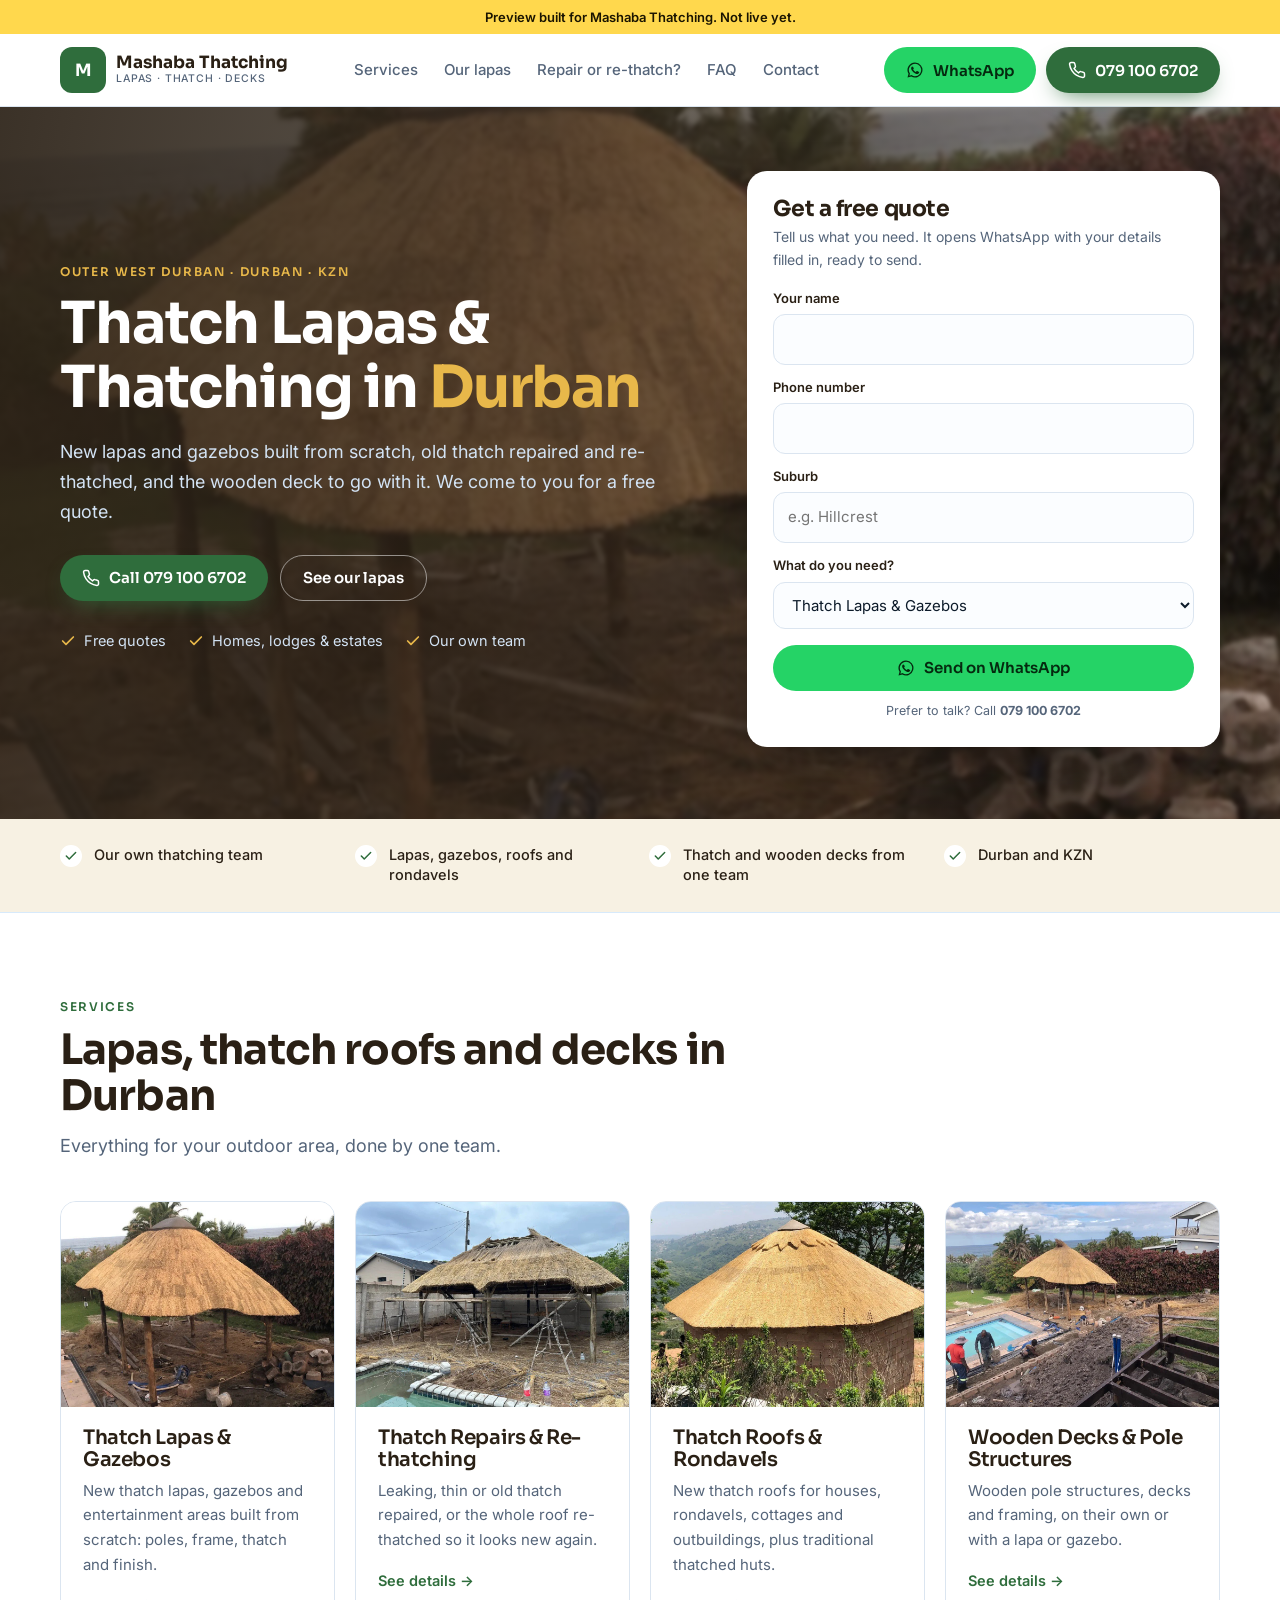
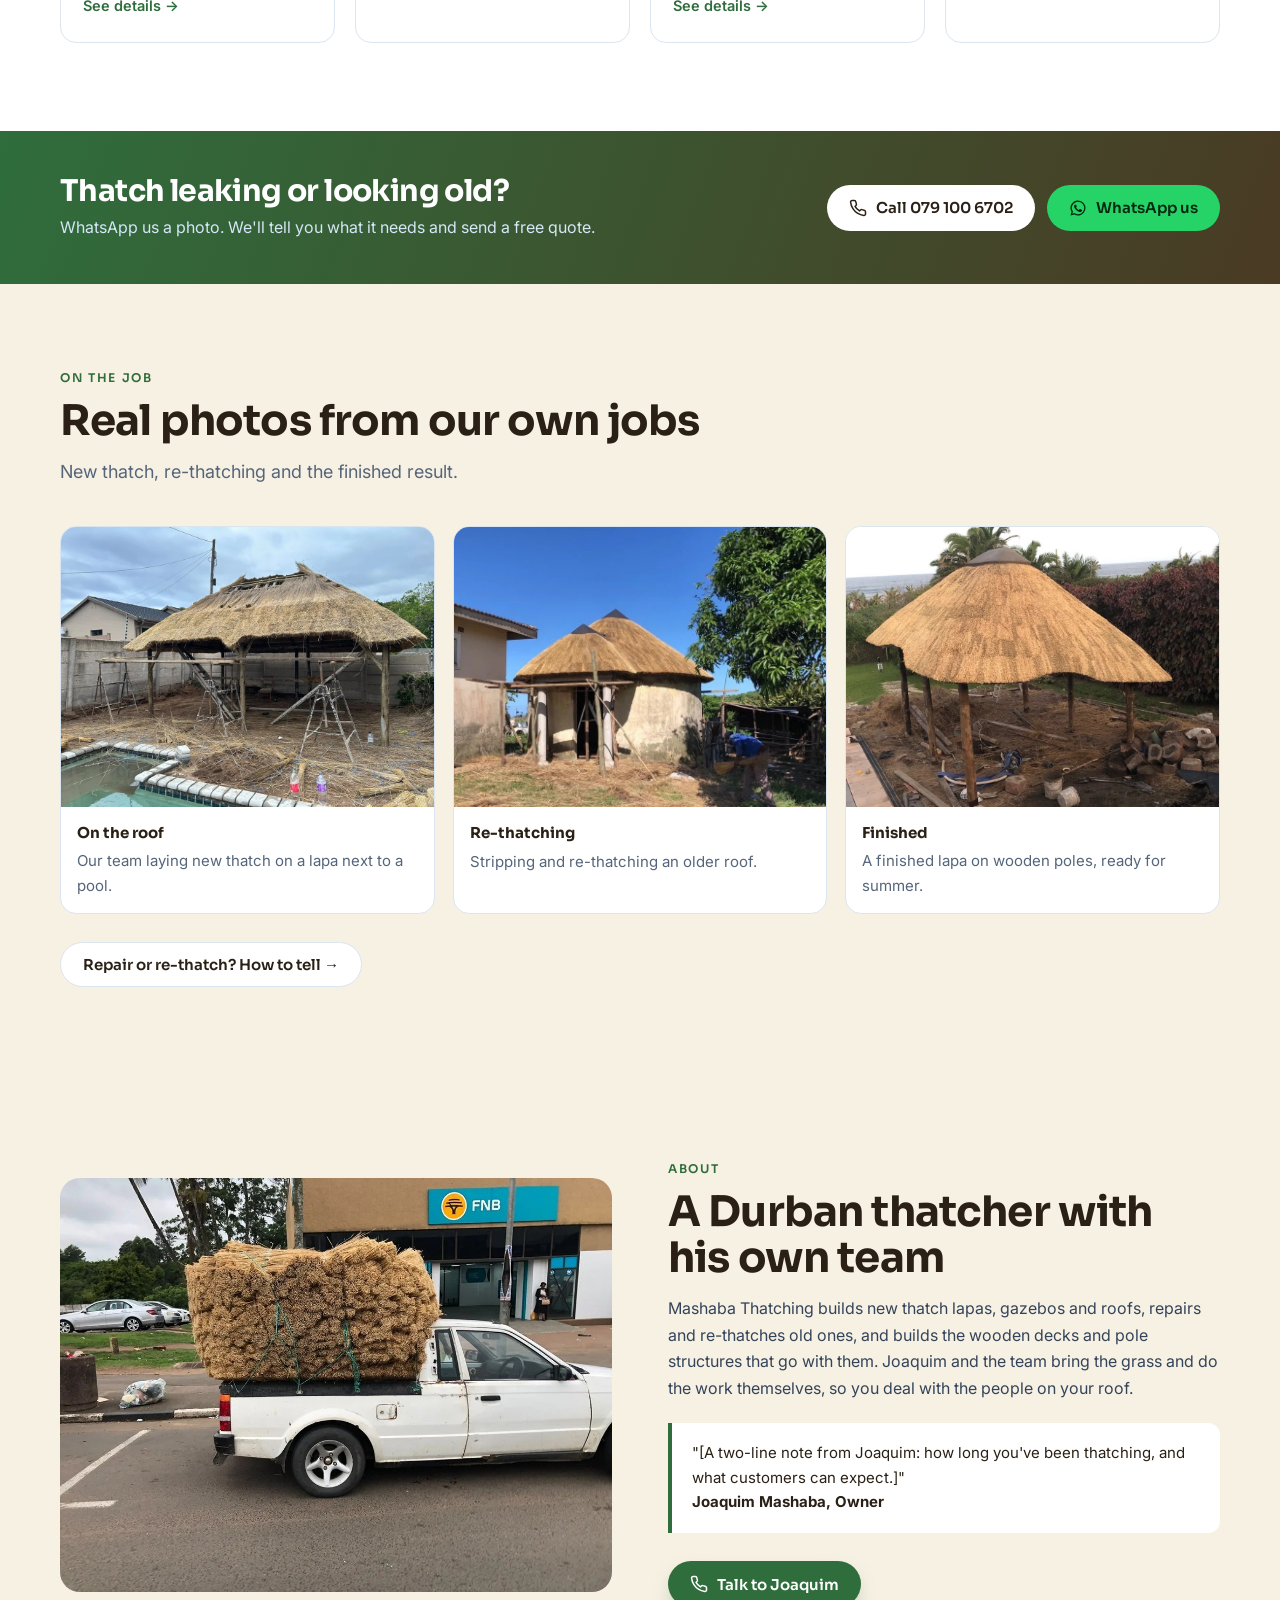
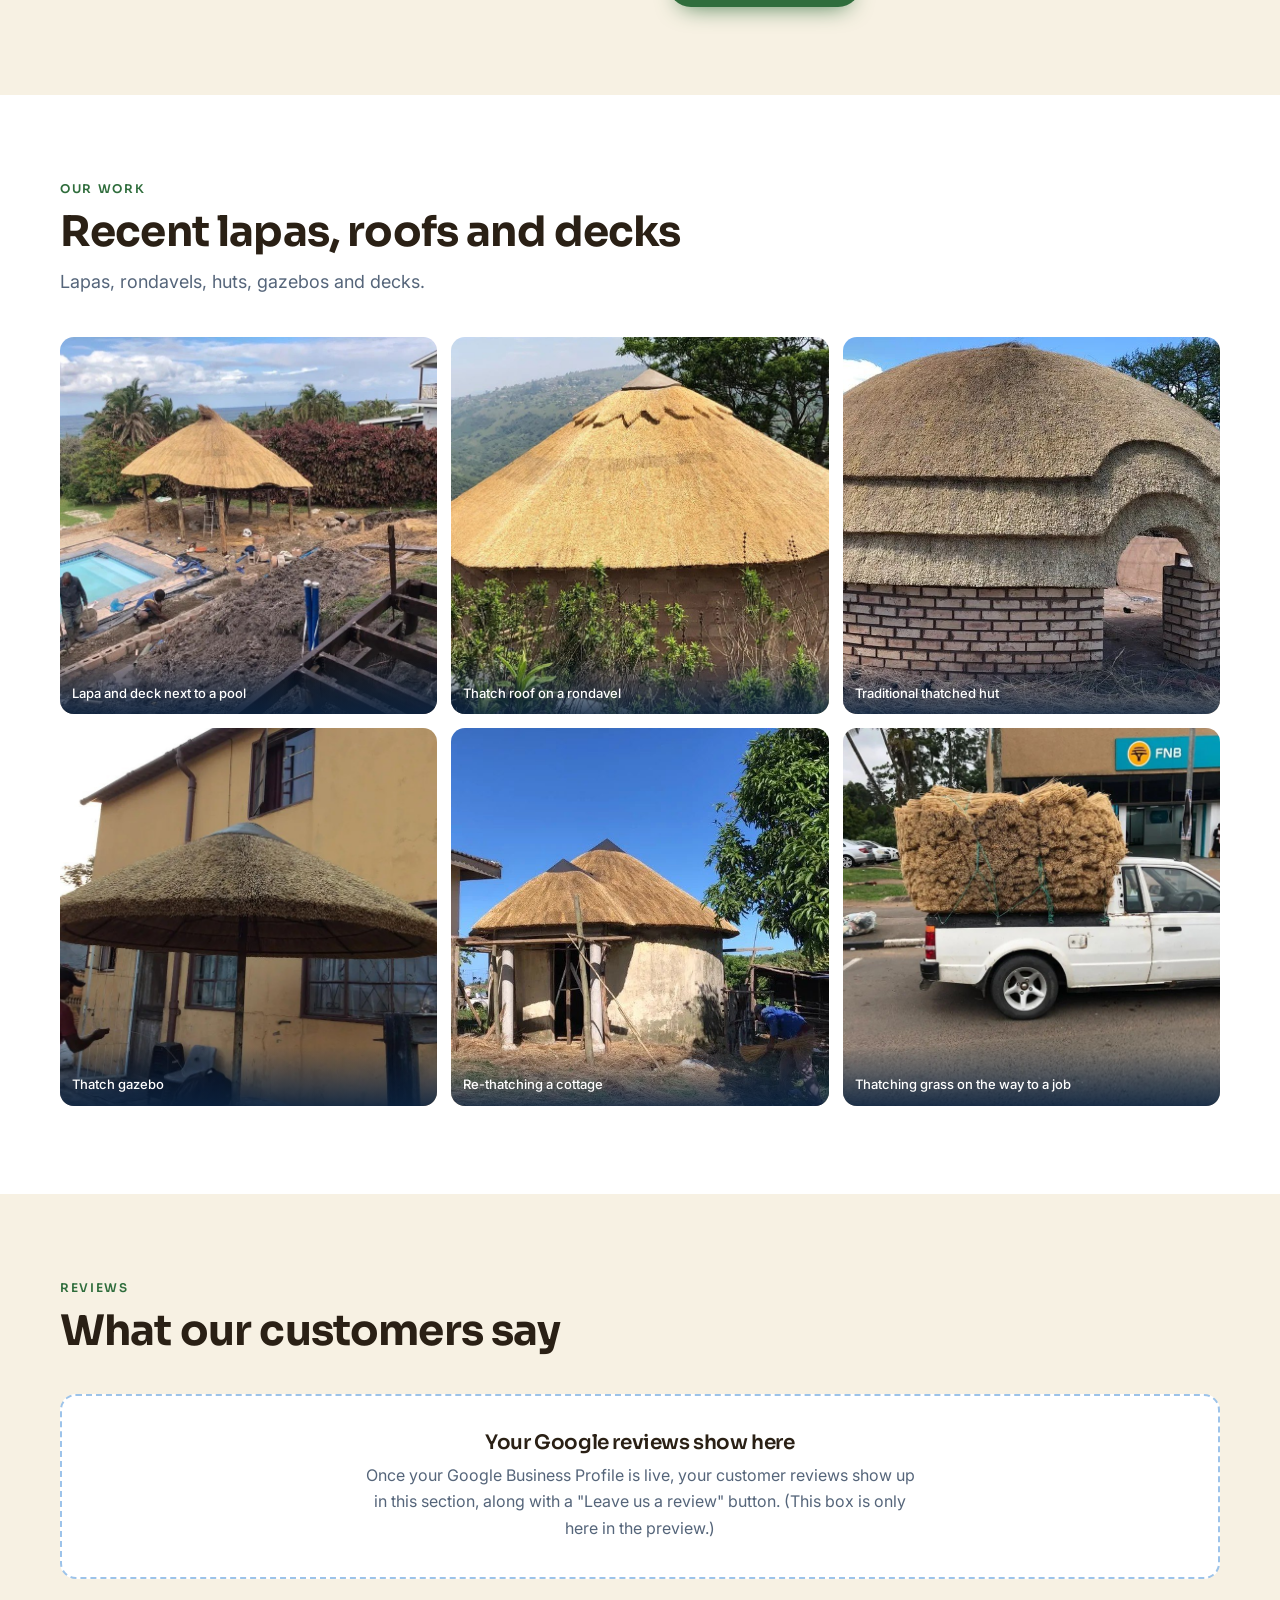
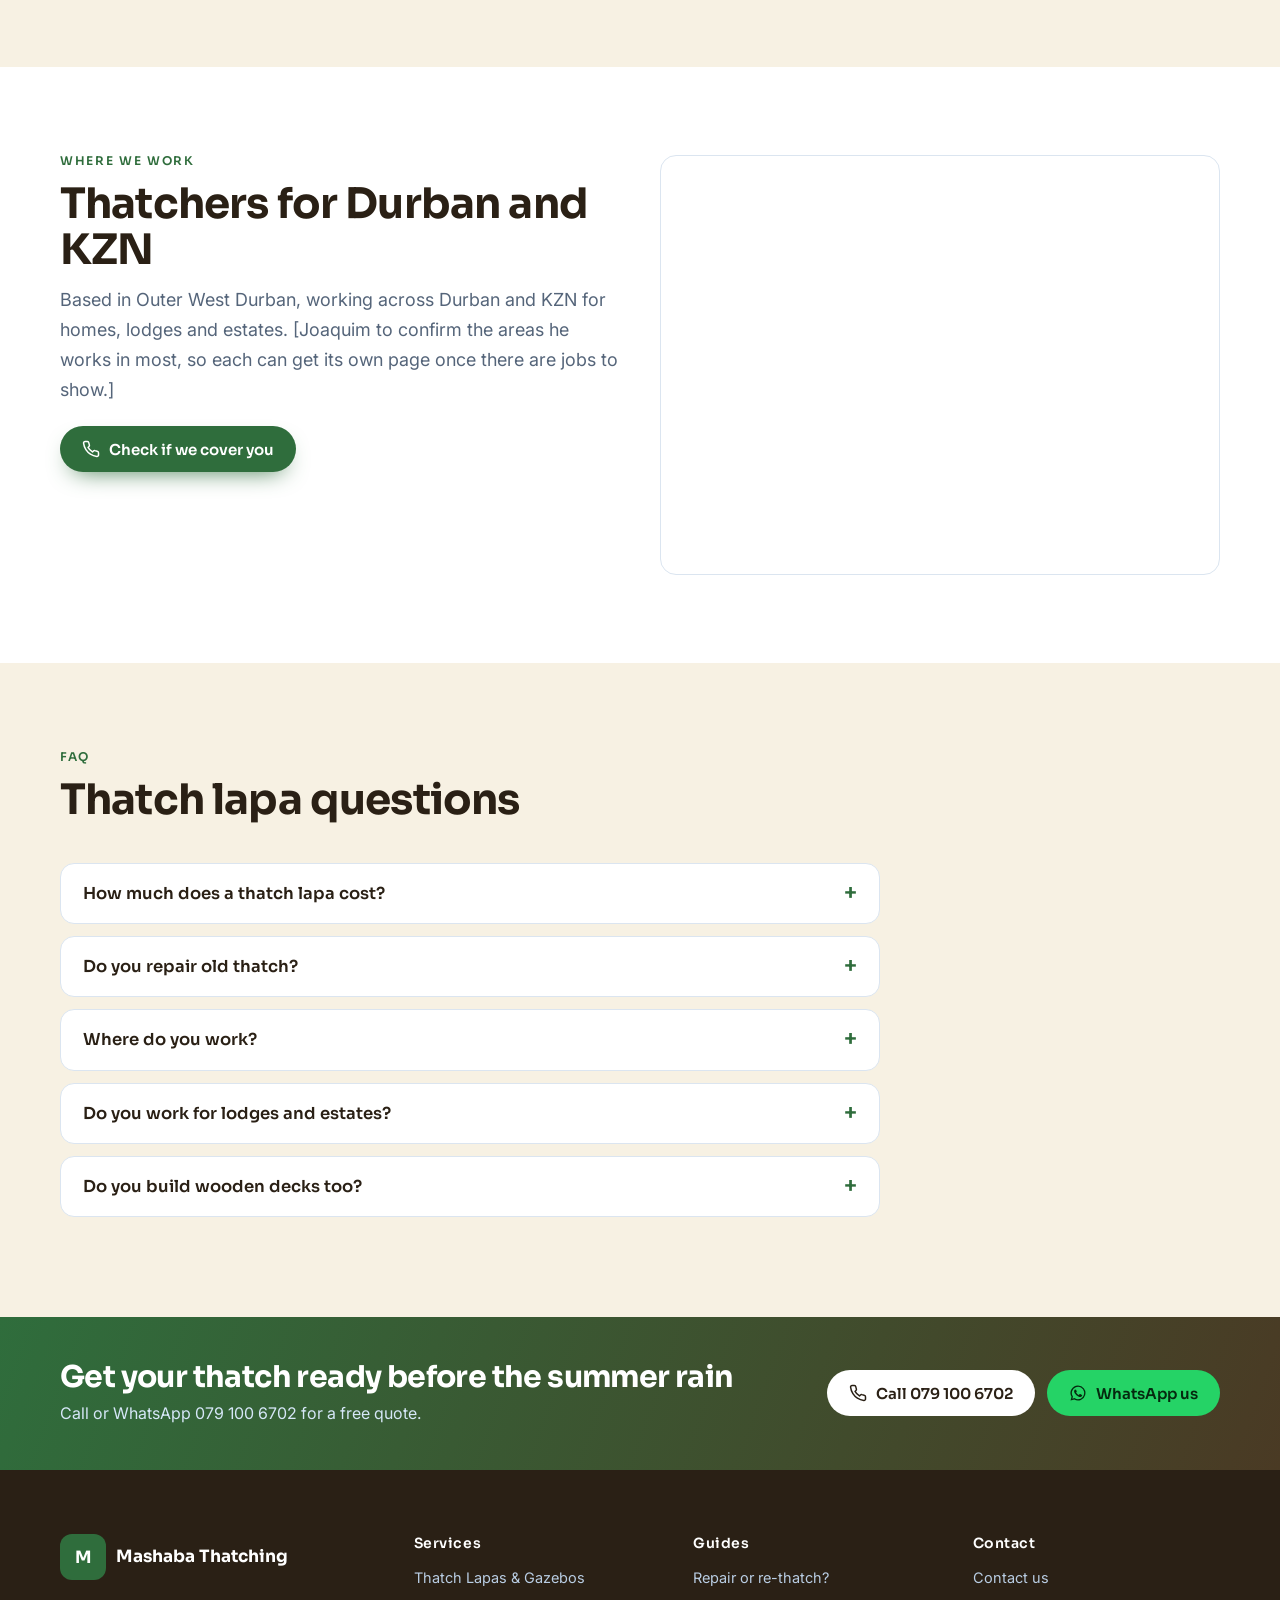
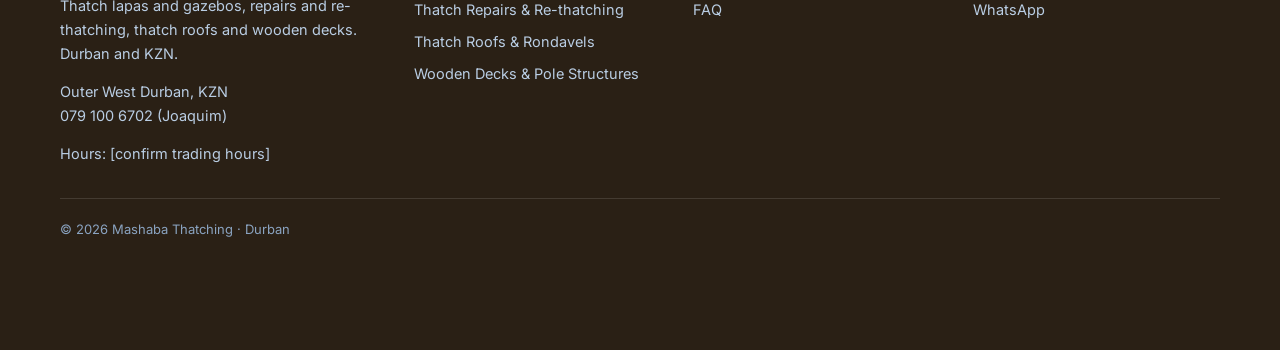
<file: index.html>
<!doctype html>
<html lang="en-ZA">
<head>
<meta charset="utf-8">
<meta name="viewport" content="width=device-width, initial-scale=1">
<!-- PREVIEW: remove noindex + the preview bar when Joaquim approves and the real domain is live -->
<meta name="robots" content="noindex, nofollow">
<title>Thatch Lapas, Thatching &amp; Re-thatching in Durban | Mashaba Thatching</title>
<meta name="description" content="New thatch lapas and gazebos, thatch repairs and re-thatching, thatch roofs, rondavels and wooden decks in Durban and KZN. Free quotes. Call 079 100 6702.">
<link rel="canonical" href="https://dannyschaffer.github.io/mashaba-thatching-preview/">
<meta property="og:type" content="website"><meta property="og:title" content="Thatch Lapas, Thatching &amp; Re-thatching in Durban | Mashaba Thatching"><meta property="og:description" content="New thatch lapas and gazebos, thatch repairs and re-thatching, thatch roofs, rondavels and wooden decks in Durban and KZN. Free quotes. Call 079 100 6702.">
<meta property="og:image" content="https://dannyschaffer.github.io/mashaba-thatching-preview/img/hero-thatch-lapa.jpg"><meta property="og:url" content="https://dannyschaffer.github.io/mashaba-thatching-preview/">
<link rel="preconnect" href="https://fonts.googleapis.com"><link rel="preconnect" href="https://fonts.gstatic.com" crossorigin><link href="https://fonts.googleapis.com/css2?family=Sora:wght@500;600;700&family=Inter:wght@400;500;600&display=swap" rel="stylesheet">
<link rel="stylesheet" href="styles.css?v=1795510690">
<script type="application/ld+json">{"@context": "https://schema.org", "@type": "HomeAndConstructionBusiness", "@id": "https://dannyschaffer.github.io/mashaba-thatching-preview/#business", "name": "Mashaba Thatching", "description": "Thatch lapas and gazebos, thatch repairs and re-thatching, thatch roofs and rondavels, and wooden decks and pole structures in Durban and KZN.", "telephone": "+27791006702", "url": "https://dannyschaffer.github.io/mashaba-thatching-preview/", "image": "https://dannyschaffer.github.io/mashaba-thatching-preview/img/hero-thatch-lapa.jpg", "address": {"@type": "PostalAddress", "addressLocality": "Durban", "addressRegion": "KwaZulu-Natal", "addressCountry": "ZA"}, "areaServed": ["Outer West Durban", "Durban", "KwaZulu-Natal"]}</script><script type="application/ld+json">{"@context": "https://schema.org", "@type": "FAQPage", "mainEntity": [{"@type": "Question", "name": "How much does a thatch lapa cost?", "acceptedAnswer": {"@type": "Answer", "text": "It depends on the size and design. [Joaquim to confirm starting prices.] Quotes are free: WhatsApp us a photo of the space."}}, {"@type": "Question", "name": "Do you repair old thatch?", "acceptedAnswer": {"@type": "Answer", "text": "Yes. We repair leaks and thin patches, redo the top, and re-thatch old lapas and roofs so they look new again."}}, {"@type": "Question", "name": "Where do you work?", "acceptedAnswer": {"@type": "Answer", "text": "We're based in Outer West Durban and work across Durban and KZN. [Joaquim to confirm the areas he covers.]"}}, {"@type": "Question", "name": "Do you work for lodges and estates?", "acceptedAnswer": {"@type": "Answer", "text": "Yes. We build and repair thatch for homes, lodges and estates."}}, {"@type": "Question", "name": "Do you build wooden decks too?", "acceptedAnswer": {"@type": "Answer", "text": "Yes. Wooden pole structures, framing and decks, on their own or with a lapa."}}]}</script>
</head>
<body>
<div class="preview">Preview built for Mashaba Thatching. Not live yet.</div>
<header><div class="wrap nav">
<a class="brand" href="./"><span class="mono">M</span><span>Mashaba Thatching<small>Lapas · Thatch · Decks</small></span></a>
<nav class="nav-links"><a href="#services">Services</a><a href="#work">Our lapas</a><a href="thatch-repair-or-rethatch/">Repair or re-thatch?</a><a href="#faq">FAQ</a><a href="contact/">Contact</a></nav>
<div class="nav-cta"><a class="btn btn-wa" href="https://wa.me/27791006702?text=Hi%20Joaquim%2C%20I%20would%20like%20a%20thatch%20quote."><svg viewBox="0 0 24 24" fill="currentColor" aria-hidden="true"><path d="M12 2a10 10 0 0 0-8.6 15.1L2 22l5-1.3A10 10 0 1 0 12 2Zm0 18.2a8.2 8.2 0 0 1-4.2-1.2l-.3-.2-3 .8.8-2.9-.2-.3A8.2 8.2 0 1 1 12 20.2Zm4.5-6.1c-.2-.1-1.5-.7-1.7-.8s-.4-.1-.6.1-.7.8-.8 1-.3.2-.5.1a6.7 6.7 0 0 1-3.3-2.9c-.3-.4.3-.4.7-1.4a.5.5 0 0 0 0-.4l-.8-1.9c-.2-.5-.4-.4-.6-.4h-.5a1 1 0 0 0-.7.3 3 3 0 0 0-.9 2.2 5.2 5.2 0 0 0 1.1 2.7 11.8 11.8 0 0 0 4.5 4c1.7.7 2.3.8 3.2.6a2.7 2.7 0 0 0 1.8-1.2 2.2 2.2 0 0 0 .1-1.2c0-.1-.2-.2-.4-.3Z"/></svg><span>WhatsApp</span></a><a class="btn btn-blue" href="tel:+27791006702"><svg viewBox="0 0 24 24" fill="none" stroke="currentColor" stroke-width="2" stroke-linecap="round" stroke-linejoin="round" aria-hidden="true"><path d="M22 16.9v3a2 2 0 0 1-2.2 2 19.8 19.8 0 0 1-8.6-3.1 19.5 19.5 0 0 1-6-6A19.8 19.8 0 0 1 2.1 4.2 2 2 0 0 1 4.1 2h3a2 2 0 0 1 2 1.7c.1 1 .4 1.9.7 2.8a2 2 0 0 1-.5 2.1L8 9.9a16 16 0 0 0 6 6l1.3-1.3a2 2 0 0 1 2.1-.4c.9.3 1.8.6 2.8.7a2 2 0 0 1 1.8 2Z"/></svg><span>079 100 6702</span></a></div>
</div></header>

<section class="hero" style="--hero:url(img/hero-thatch-lapa.jpg)"><div class="hero-bg"></div><div class="wrap">
<div>
<span class="eyebrow" style="color:var(--aqua)">Outer West Durban · Durban · KZN</span>
<h1>Thatch Lapas &amp; Thatching in <em>Durban</em></h1>
<p class="lead">New lapas and gazebos built from scratch, old thatch repaired and re-thatched, and the wooden deck to go with it. We come to you for a free quote.</p>
<div class="hero-ctas"><a class="btn btn-blue" href="tel:+27791006702"><svg viewBox="0 0 24 24" fill="none" stroke="currentColor" stroke-width="2" stroke-linecap="round" stroke-linejoin="round" aria-hidden="true"><path d="M22 16.9v3a2 2 0 0 1-2.2 2 19.8 19.8 0 0 1-8.6-3.1 19.5 19.5 0 0 1-6-6A19.8 19.8 0 0 1 2.1 4.2 2 2 0 0 1 4.1 2h3a2 2 0 0 1 2 1.7c.1 1 .4 1.9.7 2.8a2 2 0 0 1-.5 2.1L8 9.9a16 16 0 0 0 6 6l1.3-1.3a2 2 0 0 1 2.1-.4c.9.3 1.8.6 2.8.7a2 2 0 0 1 1.8 2Z"/></svg>Call 079 100 6702</a><a class="btn btn-line" href="#work">See our lapas</a></div>
<div class="hero-points"><span><svg viewBox="0 0 24 24" fill="none" stroke="currentColor" stroke-width="2.6" stroke-linecap="round" stroke-linejoin="round" aria-hidden="true"><path d="M20 6 9 17l-5-5"/></svg>Free quotes</span><span><svg viewBox="0 0 24 24" fill="none" stroke="currentColor" stroke-width="2.6" stroke-linecap="round" stroke-linejoin="round" aria-hidden="true"><path d="M20 6 9 17l-5-5"/></svg>Homes, lodges &amp; estates</span><span><svg viewBox="0 0 24 24" fill="none" stroke="currentColor" stroke-width="2.6" stroke-linecap="round" stroke-linejoin="round" aria-hidden="true"><path d="M20 6 9 17l-5-5"/></svg>Our own team</span></div>
</div>
<form class="card-form" data-wa>
<h2>Get a free quote</h2><p class="small">Tell us what you need. It opens WhatsApp with your details filled in, ready to send.</p>
<label class="field"><span>Your name</span><input name="name" required autocomplete="name"></label>
<label class="field"><span>Phone number</span><input name="phone" type="tel" required autocomplete="tel"></label>
<label class="field"><span>Suburb</span><input name="suburb" placeholder="e.g. Hillcrest"></label>
<label class="field"><span>What do you need?</span><select name="need"><option>Thatch Lapas &amp; Gazebos</option><option>Thatch Repairs &amp; Re-thatching</option><option>Thatch Roofs &amp; Rondavels</option><option>Wooden Decks &amp; Pole Structures</option></select></label>
<button class="btn btn-wa" type="submit"><svg viewBox="0 0 24 24" fill="currentColor" aria-hidden="true"><path d="M12 2a10 10 0 0 0-8.6 15.1L2 22l5-1.3A10 10 0 1 0 12 2Zm0 18.2a8.2 8.2 0 0 1-4.2-1.2l-.3-.2-3 .8.8-2.9-.2-.3A8.2 8.2 0 1 1 12 20.2Zm4.5-6.1c-.2-.1-1.5-.7-1.7-.8s-.4-.1-.6.1-.7.8-.8 1-.3.2-.5.1a6.7 6.7 0 0 1-3.3-2.9c-.3-.4.3-.4.7-1.4a.5.5 0 0 0 0-.4l-.8-1.9c-.2-.5-.4-.4-.6-.4h-.5a1 1 0 0 0-.7.3 3 3 0 0 0-.9 2.2 5.2 5.2 0 0 0 1.1 2.7 11.8 11.8 0 0 0 4.5 4c1.7.7 2.3.8 3.2.6a2.7 2.7 0 0 0 1.8-1.2 2.2 2.2 0 0 0 .1-1.2c0-.1-.2-.2-.4-.3Z"/></svg>Send on WhatsApp</button>
<p class="form-note">Prefer to talk? Call <a href="tel:+27791006702"><b>079 100 6702</b></a></p>
</form>
</div></section>
<div class="trust"><div class="wrap">
<div><svg viewBox="0 0 24 24" fill="none" stroke="currentColor" stroke-width="2.6" stroke-linecap="round" stroke-linejoin="round" aria-hidden="true"><path d="M20 6 9 17l-5-5"/></svg><span>Our own thatching team</span></div>
<div><svg viewBox="0 0 24 24" fill="none" stroke="currentColor" stroke-width="2.6" stroke-linecap="round" stroke-linejoin="round" aria-hidden="true"><path d="M20 6 9 17l-5-5"/></svg><span>Lapas, gazebos, roofs and rondavels</span></div>
<div><svg viewBox="0 0 24 24" fill="none" stroke="currentColor" stroke-width="2.6" stroke-linecap="round" stroke-linejoin="round" aria-hidden="true"><path d="M20 6 9 17l-5-5"/></svg><span>Thatch and wooden decks from one team</span></div>
<div><svg viewBox="0 0 24 24" fill="none" stroke="currentColor" stroke-width="2.6" stroke-linecap="round" stroke-linejoin="round" aria-hidden="true"><path d="M20 6 9 17l-5-5"/></svg><span>Durban and KZN</span></div>
</div></div>

<section id="services"><div class="wrap">
<div class="sec-head"><span class="eyebrow">Services</span><h2>Lapas, thatch roofs and decks in Durban</h2><p class="lead">Everything for your outdoor area, done by one team.</p></div>
<div class="svc-grid"><a class="svc" href="services/thatch-lapas-gazebos/"><img src="img/thatch-lapa-gazebo-durban.jpg" alt="New thatch lapa on wooden poles near the sea, built by Mashaba Thatching" loading="lazy"><div><h3>Thatch Lapas &amp; Gazebos</h3><p>New thatch lapas, gazebos and entertainment areas built from scratch: poles, frame, thatch and finish.</p><span class="more">See details →</span></div></a><a class="svc" href="services/thatch-repairs-rethatching/"><img src="img/lapa-rethatch-pool.jpg" alt="Mashaba Thatching re-thatching a lapa next to a pool" loading="lazy"><div><h3>Thatch Repairs &amp; Re-thatching</h3><p>Leaking, thin or old thatch repaired, or the whole roof re-thatched so it looks new again.</p><span class="more">See details →</span></div></a><a class="svc" href="services/thatch-roofs-rondavels/"><img src="img/thatch-rondavel-roof.jpg" alt="New thatch roof on a round brick rondavel by Mashaba Thatching" loading="lazy"><div><h3>Thatch Roofs &amp; Rondavels</h3><p>New thatch roofs for houses, rondavels, cottages and outbuildings, plus traditional thatched huts.</p><span class="more">See details →</span></div></a><a class="svc" href="services/wooden-decks-pole-structures/"><img src="img/lapa-pool-deck-build.jpg" alt="Mashaba Thatching team building a wooden deck next to a pool and thatch lapa" loading="lazy"><div><h3>Wooden Decks &amp; Pole Structures</h3><p>Wooden pole structures, decks and framing, on their own or with a lapa or gazebo.</p><span class="more">See details →</span></div></a></div>
</div></section>

<div class="band"><div class="wrap"><div><h2>Thatch leaking or looking old?</h2><p>WhatsApp us a photo. We&#x27;ll tell you what it needs and send a free quote.</p></div>
<div class="ctas"><a class="btn btn-white" href="tel:+27791006702"><svg viewBox="0 0 24 24" fill="none" stroke="currentColor" stroke-width="2" stroke-linecap="round" stroke-linejoin="round" aria-hidden="true"><path d="M22 16.9v3a2 2 0 0 1-2.2 2 19.8 19.8 0 0 1-8.6-3.1 19.5 19.5 0 0 1-6-6A19.8 19.8 0 0 1 2.1 4.2 2 2 0 0 1 4.1 2h3a2 2 0 0 1 2 1.7c.1 1 .4 1.9.7 2.8a2 2 0 0 1-.5 2.1L8 9.9a16 16 0 0 0 6 6l1.3-1.3a2 2 0 0 1 2.1-.4c.9.3 1.8.6 2.8.7a2 2 0 0 1 1.8 2Z"/></svg>Call 079 100 6702</a><a class="btn btn-wa" href="https://wa.me/27791006702?text=Hi%20Joaquim%2C%20I%20would%20like%20a%20thatch%20quote."><svg viewBox="0 0 24 24" fill="currentColor" aria-hidden="true"><path d="M12 2a10 10 0 0 0-8.6 15.1L2 22l5-1.3A10 10 0 1 0 12 2Zm0 18.2a8.2 8.2 0 0 1-4.2-1.2l-.3-.2-3 .8.8-2.9-.2-.3A8.2 8.2 0 1 1 12 20.2Zm4.5-6.1c-.2-.1-1.5-.7-1.7-.8s-.4-.1-.6.1-.7.8-.8 1-.3.2-.5.1a6.7 6.7 0 0 1-3.3-2.9c-.3-.4.3-.4.7-1.4a.5.5 0 0 0 0-.4l-.8-1.9c-.2-.5-.4-.4-.6-.4h-.5a1 1 0 0 0-.7.3 3 3 0 0 0-.9 2.2 5.2 5.2 0 0 0 1.1 2.7 11.8 11.8 0 0 0 4.5 4c1.7.7 2.3.8 3.2.6a2.7 2.7 0 0 0 1.8-1.2 2.2 2.2 0 0 0 .1-1.2c0-.1-.2-.2-.4-.3Z"/></svg>WhatsApp us</a></div></div></div>

<section style="background:var(--sky)"><div class="wrap">
<div class="sec-head"><span class="eyebrow">On the job</span><h2>Real photos from our own jobs</h2><p class="lead">New thatch, re-thatching and the finished result.</p></div>
<div class="stages"><figure><img src="img/lapa-rethatch-pool.jpg" alt="On the roof: Mashaba Thatching" loading="lazy"><figcaption><b>On the roof</b>Our team laying new thatch on a lapa next to a pool.</figcaption></figure><figure><img src="img/rethatching-cottage-crew.jpg" alt="Re-thatching: Mashaba Thatching" loading="lazy"><figcaption><b>Re-thatching</b>Stripping and re-thatching an older roof.</figcaption></figure><figure><img src="img/thatch-lapa-gazebo-durban.jpg" alt="Finished: Mashaba Thatching" loading="lazy"><figcaption><b>Finished</b>A finished lapa on wooden poles, ready for summer.</figcaption></figure></div>
<div class="hero-ctas"><a class="btn btn-outline" href="thatch-repair-or-rethatch/">Repair or re-thatch? How to tell →</a></div>
</div></section>

<section class="about"><div class="wrap">
<img src="img/thatch-grass-delivery.jpg" alt="Bakkie loaded with thatching grass on the way to a Mashaba Thatching job" loading="lazy">
<div><span class="eyebrow">About</span><h2>A Durban thatcher with his own team</h2>
<p>Mashaba Thatching builds new thatch lapas, gazebos and roofs, repairs and re-thatches old ones, and builds the wooden decks and pole structures that go with them. Joaquim and the team bring the grass and do the work themselves, so you deal with the people on your roof.</p>
<div class="owner">"[A two-line note from Joaquim: how long you've been thatching, and what customers can expect.]"<br><b>Joaquim Mashaba, Owner</b></div>
<div class="hero-ctas"><a class="btn btn-blue" href="tel:+27791006702"><svg viewBox="0 0 24 24" fill="none" stroke="currentColor" stroke-width="2" stroke-linecap="round" stroke-linejoin="round" aria-hidden="true"><path d="M22 16.9v3a2 2 0 0 1-2.2 2 19.8 19.8 0 0 1-8.6-3.1 19.5 19.5 0 0 1-6-6A19.8 19.8 0 0 1 2.1 4.2 2 2 0 0 1 4.1 2h3a2 2 0 0 1 2 1.7c.1 1 .4 1.9.7 2.8a2 2 0 0 1-.5 2.1L8 9.9a16 16 0 0 0 6 6l1.3-1.3a2 2 0 0 1 2.1-.4c.9.3 1.8.6 2.8.7a2 2 0 0 1 1.8 2Z"/></svg>Talk to Joaquim</a></div>
</div></div></section>

<section id="work"><div class="wrap">
<div class="sec-head"><span class="eyebrow">Our work</span><h2>Recent lapas, roofs and decks</h2><p class="lead">Lapas, rondavels, huts, gazebos and decks.</p></div>
<div class="gallery"><figure><img src="img/lapa-pool-deck-build.jpg" alt="Lapa and deck next to a pool by Mashaba Thatching" loading="lazy"><figcaption>Lapa and deck next to a pool</figcaption></figure><figure><img src="img/thatch-rondavel-roof.jpg" alt="Thatch roof on a rondavel by Mashaba Thatching" loading="lazy"><figcaption>Thatch roof on a rondavel</figcaption></figure><figure><img src="img/thatch-dome-hut.jpg" alt="Traditional thatched hut by Mashaba Thatching" loading="lazy"><figcaption>Traditional thatched hut</figcaption></figure><figure><img src="img/thatch-umbrella-gazebo.jpg" alt="Thatch gazebo by Mashaba Thatching" loading="lazy"><figcaption>Thatch gazebo</figcaption></figure><figure><img src="img/rethatching-cottage-crew.jpg" alt="Re-thatching a cottage by Mashaba Thatching" loading="lazy"><figcaption>Re-thatching a cottage</figcaption></figure><figure><img src="img/thatch-grass-delivery.jpg" alt="Thatching grass on the way to a job by Mashaba Thatching" loading="lazy"><figcaption>Thatching grass on the way to a job</figcaption></figure></div>
</div></section>

<section class="reviews" id="reviews"><div class="wrap">
<div class="sec-head"><span class="eyebrow">Reviews</span><h2>What our customers say</h2></div>
<div class="review-slot"><h3>Your Google reviews show here</h3><p>Once your Google Business Profile is live, your customer reviews show up in this section, along with a "Leave us a review" button. (This box is only here in the preview.)</p></div>
</div></section>

<section class="area" id="areas" style="background:#fff"><div class="wrap">
<div><span class="eyebrow">Where we work</span><h2>Thatchers for Durban and KZN</h2>
<p class="lead" style="margin-top:12px">Based in Outer West Durban, working across Durban and KZN for homes, lodges and estates. [Joaquim to confirm the areas he works in most, so each can get its own page once there are jobs to show.]</p>
<a class="btn btn-blue" style="margin-top:22px" href="tel:+27791006702"><svg viewBox="0 0 24 24" fill="none" stroke="currentColor" stroke-width="2" stroke-linecap="round" stroke-linejoin="round" aria-hidden="true"><path d="M22 16.9v3a2 2 0 0 1-2.2 2 19.8 19.8 0 0 1-8.6-3.1 19.5 19.5 0 0 1-6-6A19.8 19.8 0 0 1 2.1 4.2 2 2 0 0 1 4.1 2h3a2 2 0 0 1 2 1.7c.1 1 .4 1.9.7 2.8a2 2 0 0 1-.5 2.1L8 9.9a16 16 0 0 0 6 6l1.3-1.3a2 2 0 0 1 2.1-.4c.9.3 1.8.6 2.8.7a2 2 0 0 1 1.8 2Z"/></svg>Check if we cover you</a></div>
<div class="map"><iframe loading="lazy" title="Map of Outer West Durban" src="https://maps.google.com/maps?q=-29.79,30.8&z=10&output=embed"></iframe></div>
</div></section>

<section class="faq" id="faq"><div class="wrap">
<div class="sec-head"><span class="eyebrow">FAQ</span><h2>Thatch lapa questions</h2></div>
<div class="faq-list"><details><summary>How much does a thatch lapa cost?</summary><p>It depends on the size and design. [Joaquim to confirm starting prices.] Quotes are free: WhatsApp us a photo of the space.</p></details><details><summary>Do you repair old thatch?</summary><p>Yes. We repair leaks and thin patches, redo the top, and re-thatch old lapas and roofs so they look new again.</p></details><details><summary>Where do you work?</summary><p>We&#x27;re based in Outer West Durban and work across Durban and KZN. [Joaquim to confirm the areas he covers.]</p></details><details><summary>Do you work for lodges and estates?</summary><p>Yes. We build and repair thatch for homes, lodges and estates.</p></details><details><summary>Do you build wooden decks too?</summary><p>Yes. Wooden pole structures, framing and decks, on their own or with a lapa.</p></details></div>
</div></section>

<div class="band"><div class="wrap"><div><h2>Get your thatch ready before the summer rain</h2><p>Call or WhatsApp 079 100 6702 for a free quote.</p></div>
<div class="ctas"><a class="btn btn-white" href="tel:+27791006702"><svg viewBox="0 0 24 24" fill="none" stroke="currentColor" stroke-width="2" stroke-linecap="round" stroke-linejoin="round" aria-hidden="true"><path d="M22 16.9v3a2 2 0 0 1-2.2 2 19.8 19.8 0 0 1-8.6-3.1 19.5 19.5 0 0 1-6-6A19.8 19.8 0 0 1 2.1 4.2 2 2 0 0 1 4.1 2h3a2 2 0 0 1 2 1.7c.1 1 .4 1.9.7 2.8a2 2 0 0 1-.5 2.1L8 9.9a16 16 0 0 0 6 6l1.3-1.3a2 2 0 0 1 2.1-.4c.9.3 1.8.6 2.8.7a2 2 0 0 1 1.8 2Z"/></svg>Call 079 100 6702</a><a class="btn btn-wa" href="https://wa.me/27791006702?text=Hi%20Joaquim%2C%20I%20would%20like%20a%20thatch%20quote."><svg viewBox="0 0 24 24" fill="currentColor" aria-hidden="true"><path d="M12 2a10 10 0 0 0-8.6 15.1L2 22l5-1.3A10 10 0 1 0 12 2Zm0 18.2a8.2 8.2 0 0 1-4.2-1.2l-.3-.2-3 .8.8-2.9-.2-.3A8.2 8.2 0 1 1 12 20.2Zm4.5-6.1c-.2-.1-1.5-.7-1.7-.8s-.4-.1-.6.1-.7.8-.8 1-.3.2-.5.1a6.7 6.7 0 0 1-3.3-2.9c-.3-.4.3-.4.7-1.4a.5.5 0 0 0 0-.4l-.8-1.9c-.2-.5-.4-.4-.6-.4h-.5a1 1 0 0 0-.7.3 3 3 0 0 0-.9 2.2 5.2 5.2 0 0 0 1.1 2.7 11.8 11.8 0 0 0 4.5 4c1.7.7 2.3.8 3.2.6a2.7 2.7 0 0 0 1.8-1.2 2.2 2.2 0 0 0 .1-1.2c0-.1-.2-.2-.4-.3Z"/></svg>WhatsApp us</a></div></div></div>
<footer><div class="wrap">
<div><a class="brand" href="./"><span class="mono">M</span><span>Mashaba Thatching</span></a>
<p style="margin-top:12px">Thatch lapas and gazebos, repairs and re-thatching, thatch roofs and wooden decks. Durban and KZN.</p>
<p style="margin-top:14px">Outer West Durban, KZN<br><a href="tel:+27791006702">079 100 6702</a> (Joaquim)</p>
<p style="margin-top:14px">Hours: [confirm trading hours]</p></div>
<div><h4>Services</h4><ul><li><a href="services/thatch-lapas-gazebos/">Thatch Lapas &amp; Gazebos</a></li><li><a href="services/thatch-repairs-rethatching/">Thatch Repairs &amp; Re-thatching</a></li><li><a href="services/thatch-roofs-rondavels/">Thatch Roofs &amp; Rondavels</a></li><li><a href="services/wooden-decks-pole-structures/">Wooden Decks &amp; Pole Structures</a></li></ul></div>
<div><h4>Guides</h4><ul><li><a href="thatch-repair-or-rethatch/">Repair or re-thatch?</a></li><li><a href="#faq">FAQ</a></li></ul></div>
<div><h4>Contact</h4><ul><li><a href="contact/">Contact us</a></li><li><a href="https://wa.me/27791006702?text=Hi%20Joaquim%2C%20I%20would%20like%20a%20thatch%20quote.">WhatsApp</a></li></ul></div>
<div class="legal">© 2026 Mashaba Thatching · Durban</div>
</div></footer>
<div class="mbar"><a class="btn btn-blue" href="tel:+27791006702"><svg viewBox="0 0 24 24" fill="none" stroke="currentColor" stroke-width="2" stroke-linecap="round" stroke-linejoin="round" aria-hidden="true"><path d="M22 16.9v3a2 2 0 0 1-2.2 2 19.8 19.8 0 0 1-8.6-3.1 19.5 19.5 0 0 1-6-6A19.8 19.8 0 0 1 2.1 4.2 2 2 0 0 1 4.1 2h3a2 2 0 0 1 2 1.7c.1 1 .4 1.9.7 2.8a2 2 0 0 1-.5 2.1L8 9.9a16 16 0 0 0 6 6l1.3-1.3a2 2 0 0 1 2.1-.4c.9.3 1.8.6 2.8.7a2 2 0 0 1 1.8 2Z"/></svg>Call now</a><a class="btn btn-wa" href="https://wa.me/27791006702?text=Hi%20Joaquim%2C%20I%20would%20like%20a%20thatch%20quote."><svg viewBox="0 0 24 24" fill="currentColor" aria-hidden="true"><path d="M12 2a10 10 0 0 0-8.6 15.1L2 22l5-1.3A10 10 0 1 0 12 2Zm0 18.2a8.2 8.2 0 0 1-4.2-1.2l-.3-.2-3 .8.8-2.9-.2-.3A8.2 8.2 0 1 1 12 20.2Zm4.5-6.1c-.2-.1-1.5-.7-1.7-.8s-.4-.1-.6.1-.7.8-.8 1-.3.2-.5.1a6.7 6.7 0 0 1-3.3-2.9c-.3-.4.3-.4.7-1.4a.5.5 0 0 0 0-.4l-.8-1.9c-.2-.5-.4-.4-.6-.4h-.5a1 1 0 0 0-.7.3 3 3 0 0 0-.9 2.2 5.2 5.2 0 0 0 1.1 2.7 11.8 11.8 0 0 0 4.5 4c1.7.7 2.3.8 3.2.6a2.7 2.7 0 0 0 1.8-1.2 2.2 2.2 0 0 0 .1-1.2c0-.1-.2-.2-.4-.3Z"/></svg>WhatsApp</a></div>
<script>
document.querySelectorAll('form[data-wa]').forEach(f=>f.addEventListener('submit',ev=>{ev.preventDefault();const d=new FormData(f);
const msg=`Hi Joaquim, I'd like a quote.%0AName: ${d.get('name')||''}%0APhone: ${d.get('phone')||''}%0ASuburb: ${d.get('suburb')||''}%0ANeed: ${d.get('need')||''}`;
window.open('https://wa.me/27791006702?text='+msg.replace(/ /g,'%20'),'_blank');}));
</script>
</body></html>
</file>
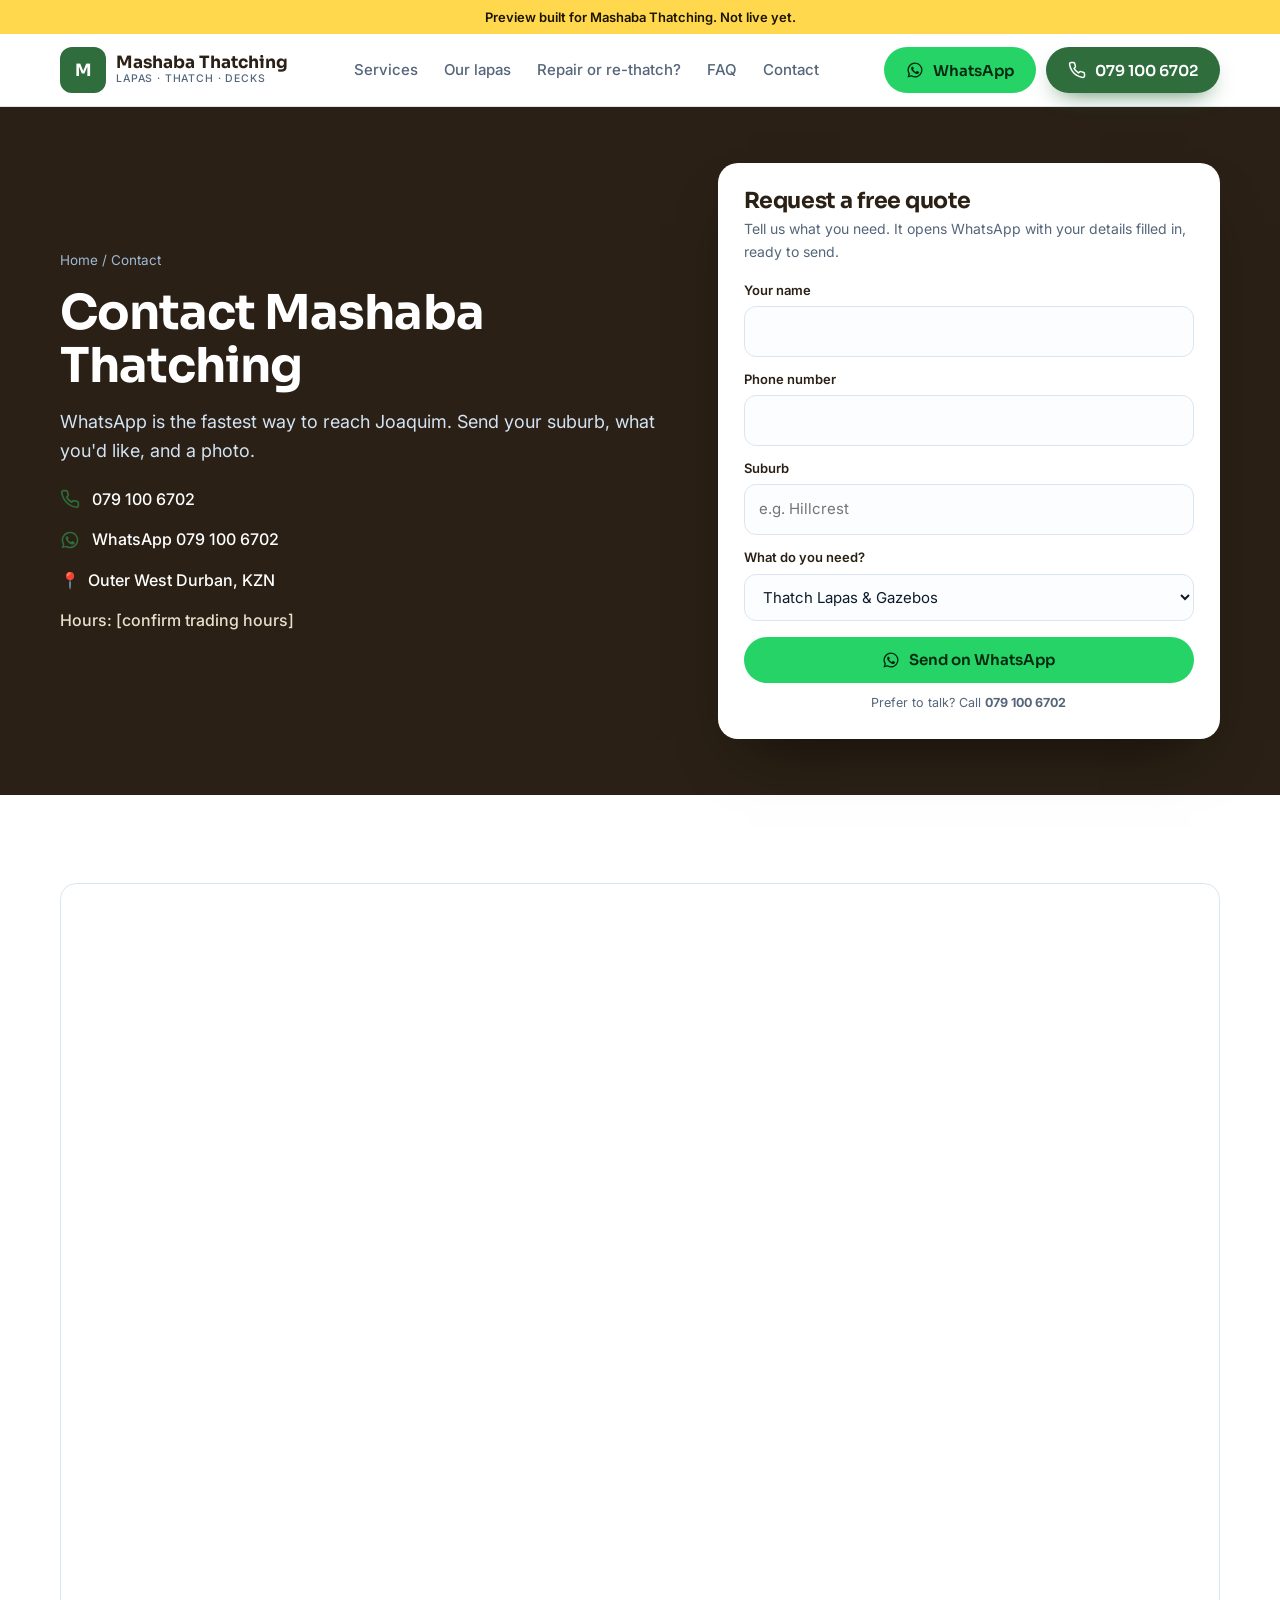
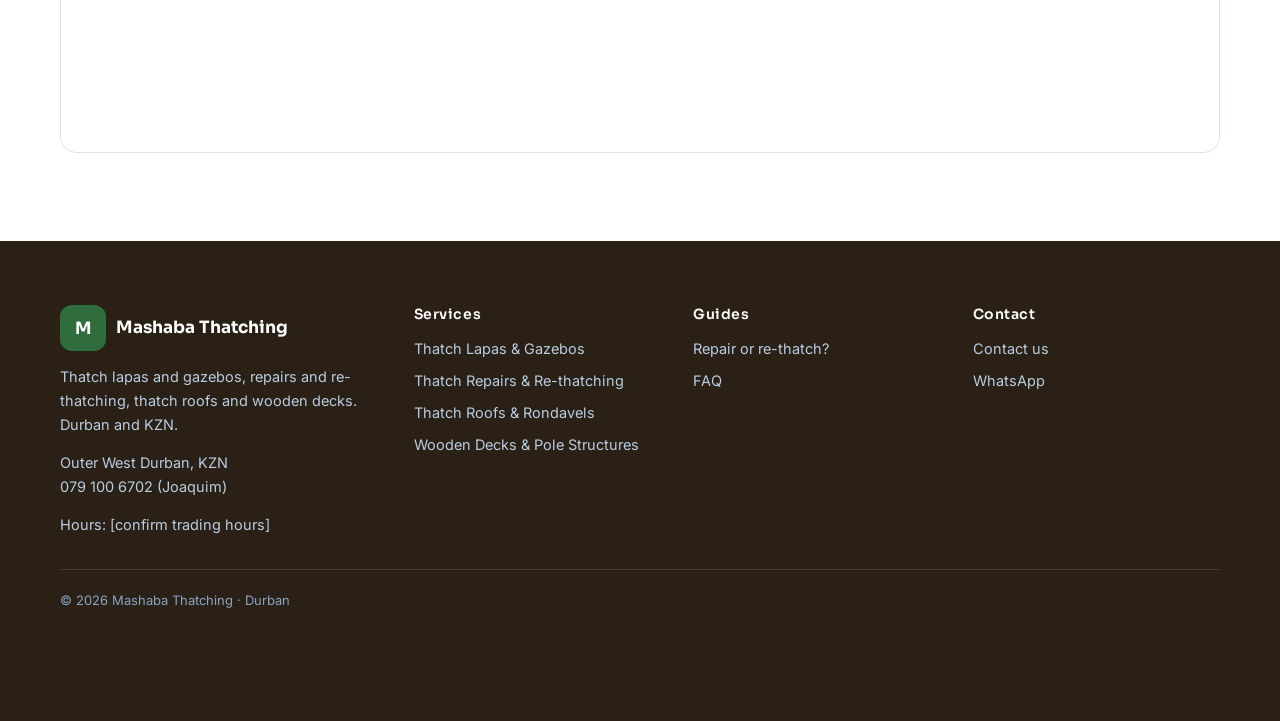
<file: contact/index.html>
<!doctype html>
<html lang="en-ZA">
<head>
<meta charset="utf-8">
<meta name="viewport" content="width=device-width, initial-scale=1">
<!-- PREVIEW: remove noindex + the preview bar when Joaquim approves and the real domain is live -->
<meta name="robots" content="noindex, nofollow">
<title>Contact Mashaba Thatching | Durban | 079 100 6702</title>
<meta name="description" content="Call or WhatsApp Joaquim at Mashaba Thatching on 079 100 6702 for a free lapa, thatch or deck quote in Durban and KZN.">
<link rel="canonical" href="https://dannyschaffer.github.io/mashaba-thatching-preview/contact/">
<meta property="og:type" content="website"><meta property="og:title" content="Contact Mashaba Thatching | Durban | 079 100 6702"><meta property="og:description" content="Call or WhatsApp Joaquim at Mashaba Thatching on 079 100 6702 for a free lapa, thatch or deck quote in Durban and KZN.">
<meta property="og:image" content="https://dannyschaffer.github.io/mashaba-thatching-preview/img/hero-thatch-lapa.jpg"><meta property="og:url" content="https://dannyschaffer.github.io/mashaba-thatching-preview/contact/">
<link rel="preconnect" href="https://fonts.googleapis.com"><link rel="preconnect" href="https://fonts.gstatic.com" crossorigin><link href="https://fonts.googleapis.com/css2?family=Sora:wght@500;600;700&family=Inter:wght@400;500;600&display=swap" rel="stylesheet">
<link rel="stylesheet" href="../styles.css?v=1795510690">
<script type="application/ld+json">{"@context": "https://schema.org", "@type": "HomeAndConstructionBusiness", "@id": "https://dannyschaffer.github.io/mashaba-thatching-preview/#business", "name": "Mashaba Thatching", "description": "Thatch lapas and gazebos, thatch repairs and re-thatching, thatch roofs and rondavels, and wooden decks and pole structures in Durban and KZN.", "telephone": "+27791006702", "url": "https://dannyschaffer.github.io/mashaba-thatching-preview/", "image": "https://dannyschaffer.github.io/mashaba-thatching-preview/img/hero-thatch-lapa.jpg", "address": {"@type": "PostalAddress", "addressLocality": "Durban", "addressRegion": "KwaZulu-Natal", "addressCountry": "ZA"}, "areaServed": ["Outer West Durban", "Durban", "KwaZulu-Natal"]}</script>
</head>
<body>
<div class="preview">Preview built for Mashaba Thatching. Not live yet.</div>
<header><div class="wrap nav">
<a class="brand" href="../"><span class="mono">M</span><span>Mashaba Thatching<small>Lapas · Thatch · Decks</small></span></a>
<nav class="nav-links"><a href="../#services">Services</a><a href="../#work">Our lapas</a><a href="../thatch-repair-or-rethatch/">Repair or re-thatch?</a><a href="../#faq">FAQ</a><a href="../contact/">Contact</a></nav>
<div class="nav-cta"><a class="btn btn-wa" href="https://wa.me/27791006702?text=Hi%20Joaquim%2C%20I%20would%20like%20a%20thatch%20quote."><svg viewBox="0 0 24 24" fill="currentColor" aria-hidden="true"><path d="M12 2a10 10 0 0 0-8.6 15.1L2 22l5-1.3A10 10 0 1 0 12 2Zm0 18.2a8.2 8.2 0 0 1-4.2-1.2l-.3-.2-3 .8.8-2.9-.2-.3A8.2 8.2 0 1 1 12 20.2Zm4.5-6.1c-.2-.1-1.5-.7-1.7-.8s-.4-.1-.6.1-.7.8-.8 1-.3.2-.5.1a6.7 6.7 0 0 1-3.3-2.9c-.3-.4.3-.4.7-1.4a.5.5 0 0 0 0-.4l-.8-1.9c-.2-.5-.4-.4-.6-.4h-.5a1 1 0 0 0-.7.3 3 3 0 0 0-.9 2.2 5.2 5.2 0 0 0 1.1 2.7 11.8 11.8 0 0 0 4.5 4c1.7.7 2.3.8 3.2.6a2.7 2.7 0 0 0 1.8-1.2 2.2 2.2 0 0 0 .1-1.2c0-.1-.2-.2-.4-.3Z"/></svg><span>WhatsApp</span></a><a class="btn btn-blue" href="tel:+27791006702"><svg viewBox="0 0 24 24" fill="none" stroke="currentColor" stroke-width="2" stroke-linecap="round" stroke-linejoin="round" aria-hidden="true"><path d="M22 16.9v3a2 2 0 0 1-2.2 2 19.8 19.8 0 0 1-8.6-3.1 19.5 19.5 0 0 1-6-6A19.8 19.8 0 0 1 2.1 4.2 2 2 0 0 1 4.1 2h3a2 2 0 0 1 2 1.7c.1 1 .4 1.9.7 2.8a2 2 0 0 1-.5 2.1L8 9.9a16 16 0 0 0 6 6l1.3-1.3a2 2 0 0 1 2.1-.4c.9.3 1.8.6 2.8.7a2 2 0 0 1 1.8 2Z"/></svg><span>079 100 6702</span></a></div>
</div></header>

<section class="page-hero"><div class="wrap"><div><div class="crumbs"><a href="../">Home</a> / Contact</div>
<h1>Contact Mashaba Thatching</h1><p class="lead">WhatsApp is the fastest way to reach Joaquim. Send your suburb, what you'd like, and a photo.</p>
<div class="contact-lines">
<a href="tel:+27791006702" style="color:#fff"><svg viewBox="0 0 24 24" fill="none" stroke="currentColor" stroke-width="2" stroke-linecap="round" stroke-linejoin="round" aria-hidden="true"><path d="M22 16.9v3a2 2 0 0 1-2.2 2 19.8 19.8 0 0 1-8.6-3.1 19.5 19.5 0 0 1-6-6A19.8 19.8 0 0 1 2.1 4.2 2 2 0 0 1 4.1 2h3a2 2 0 0 1 2 1.7c.1 1 .4 1.9.7 2.8a2 2 0 0 1-.5 2.1L8 9.9a16 16 0 0 0 6 6l1.3-1.3a2 2 0 0 1 2.1-.4c.9.3 1.8.6 2.8.7a2 2 0 0 1 1.8 2Z"/></svg>079 100 6702</a>
<a href="https://wa.me/27791006702" style="color:#fff"><svg viewBox="0 0 24 24" fill="currentColor" aria-hidden="true"><path d="M12 2a10 10 0 0 0-8.6 15.1L2 22l5-1.3A10 10 0 1 0 12 2Zm0 18.2a8.2 8.2 0 0 1-4.2-1.2l-.3-.2-3 .8.8-2.9-.2-.3A8.2 8.2 0 1 1 12 20.2Zm4.5-6.1c-.2-.1-1.5-.7-1.7-.8s-.4-.1-.6.1-.7.8-.8 1-.3.2-.5.1a6.7 6.7 0 0 1-3.3-2.9c-.3-.4.3-.4.7-1.4a.5.5 0 0 0 0-.4l-.8-1.9c-.2-.5-.4-.4-.6-.4h-.5a1 1 0 0 0-.7.3 3 3 0 0 0-.9 2.2 5.2 5.2 0 0 0 1.1 2.7 11.8 11.8 0 0 0 4.5 4c1.7.7 2.3.8 3.2.6a2.7 2.7 0 0 0 1.8-1.2 2.2 2.2 0 0 0 .1-1.2c0-.1-.2-.2-.4-.3Z"/></svg>WhatsApp 079 100 6702</a>
<div style="color:#fff">📍&nbsp; Outer West Durban, KZN</div>
<div style="color:#e9dfcb">Hours: [confirm trading hours]</div></div></div>
<form class="card-form" data-wa>
<h2>Request a free quote</h2><p class="small">Tell us what you need. It opens WhatsApp with your details filled in, ready to send.</p>
<label class="field"><span>Your name</span><input name="name" required autocomplete="name"></label>
<label class="field"><span>Phone number</span><input name="phone" type="tel" required autocomplete="tel"></label>
<label class="field"><span>Suburb</span><input name="suburb" placeholder="e.g. Hillcrest"></label>
<label class="field"><span>What do you need?</span><select name="need"><option>Thatch Lapas &amp; Gazebos</option><option>Thatch Repairs &amp; Re-thatching</option><option>Thatch Roofs &amp; Rondavels</option><option>Wooden Decks &amp; Pole Structures</option></select></label>
<button class="btn btn-wa" type="submit"><svg viewBox="0 0 24 24" fill="currentColor" aria-hidden="true"><path d="M12 2a10 10 0 0 0-8.6 15.1L2 22l5-1.3A10 10 0 1 0 12 2Zm0 18.2a8.2 8.2 0 0 1-4.2-1.2l-.3-.2-3 .8.8-2.9-.2-.3A8.2 8.2 0 1 1 12 20.2Zm4.5-6.1c-.2-.1-1.5-.7-1.7-.8s-.4-.1-.6.1-.7.8-.8 1-.3.2-.5.1a6.7 6.7 0 0 1-3.3-2.9c-.3-.4.3-.4.7-1.4a.5.5 0 0 0 0-.4l-.8-1.9c-.2-.5-.4-.4-.6-.4h-.5a1 1 0 0 0-.7.3 3 3 0 0 0-.9 2.2 5.2 5.2 0 0 0 1.1 2.7 11.8 11.8 0 0 0 4.5 4c1.7.7 2.3.8 3.2.6a2.7 2.7 0 0 0 1.8-1.2 2.2 2.2 0 0 0 .1-1.2c0-.1-.2-.2-.4-.3Z"/></svg>Send on WhatsApp</button>
<p class="form-note">Prefer to talk? Call <a href="tel:+27791006702"><b>079 100 6702</b></a></p>
</form>
</div></section>
<section><div class="wrap"><div class="map"><iframe loading="lazy" title="Map of Outer West Durban" src="https://maps.google.com/maps?q=-29.79,30.8&z=10&output=embed"></iframe></div></div></section>
<footer><div class="wrap">
<div><a class="brand" href="../"><span class="mono">M</span><span>Mashaba Thatching</span></a>
<p style="margin-top:12px">Thatch lapas and gazebos, repairs and re-thatching, thatch roofs and wooden decks. Durban and KZN.</p>
<p style="margin-top:14px">Outer West Durban, KZN<br><a href="tel:+27791006702">079 100 6702</a> (Joaquim)</p>
<p style="margin-top:14px">Hours: [confirm trading hours]</p></div>
<div><h4>Services</h4><ul><li><a href="../services/thatch-lapas-gazebos/">Thatch Lapas &amp; Gazebos</a></li><li><a href="../services/thatch-repairs-rethatching/">Thatch Repairs &amp; Re-thatching</a></li><li><a href="../services/thatch-roofs-rondavels/">Thatch Roofs &amp; Rondavels</a></li><li><a href="../services/wooden-decks-pole-structures/">Wooden Decks &amp; Pole Structures</a></li></ul></div>
<div><h4>Guides</h4><ul><li><a href="../thatch-repair-or-rethatch/">Repair or re-thatch?</a></li><li><a href="../#faq">FAQ</a></li></ul></div>
<div><h4>Contact</h4><ul><li><a href="../contact/">Contact us</a></li><li><a href="https://wa.me/27791006702?text=Hi%20Joaquim%2C%20I%20would%20like%20a%20thatch%20quote.">WhatsApp</a></li></ul></div>
<div class="legal">© 2026 Mashaba Thatching · Durban</div>
</div></footer>
<div class="mbar"><a class="btn btn-blue" href="tel:+27791006702"><svg viewBox="0 0 24 24" fill="none" stroke="currentColor" stroke-width="2" stroke-linecap="round" stroke-linejoin="round" aria-hidden="true"><path d="M22 16.9v3a2 2 0 0 1-2.2 2 19.8 19.8 0 0 1-8.6-3.1 19.5 19.5 0 0 1-6-6A19.8 19.8 0 0 1 2.1 4.2 2 2 0 0 1 4.1 2h3a2 2 0 0 1 2 1.7c.1 1 .4 1.9.7 2.8a2 2 0 0 1-.5 2.1L8 9.9a16 16 0 0 0 6 6l1.3-1.3a2 2 0 0 1 2.1-.4c.9.3 1.8.6 2.8.7a2 2 0 0 1 1.8 2Z"/></svg>Call now</a><a class="btn btn-wa" href="https://wa.me/27791006702?text=Hi%20Joaquim%2C%20I%20would%20like%20a%20thatch%20quote."><svg viewBox="0 0 24 24" fill="currentColor" aria-hidden="true"><path d="M12 2a10 10 0 0 0-8.6 15.1L2 22l5-1.3A10 10 0 1 0 12 2Zm0 18.2a8.2 8.2 0 0 1-4.2-1.2l-.3-.2-3 .8.8-2.9-.2-.3A8.2 8.2 0 1 1 12 20.2Zm4.5-6.1c-.2-.1-1.5-.7-1.7-.8s-.4-.1-.6.1-.7.8-.8 1-.3.2-.5.1a6.7 6.7 0 0 1-3.3-2.9c-.3-.4.3-.4.7-1.4a.5.5 0 0 0 0-.4l-.8-1.9c-.2-.5-.4-.4-.6-.4h-.5a1 1 0 0 0-.7.3 3 3 0 0 0-.9 2.2 5.2 5.2 0 0 0 1.1 2.7 11.8 11.8 0 0 0 4.5 4c1.7.7 2.3.8 3.2.6a2.7 2.7 0 0 0 1.8-1.2 2.2 2.2 0 0 0 .1-1.2c0-.1-.2-.2-.4-.3Z"/></svg>WhatsApp</a></div>
<script>
document.querySelectorAll('form[data-wa]').forEach(f=>f.addEventListener('submit',ev=>{ev.preventDefault();const d=new FormData(f);
const msg=`Hi Joaquim, I'd like a quote.%0AName: ${d.get('name')||''}%0APhone: ${d.get('phone')||''}%0ASuburb: ${d.get('suburb')||''}%0ANeed: ${d.get('need')||''}`;
window.open('https://wa.me/27791006702?text='+msg.replace(/ /g,'%20'),'_blank');}));
</script>
</body></html>
</file>
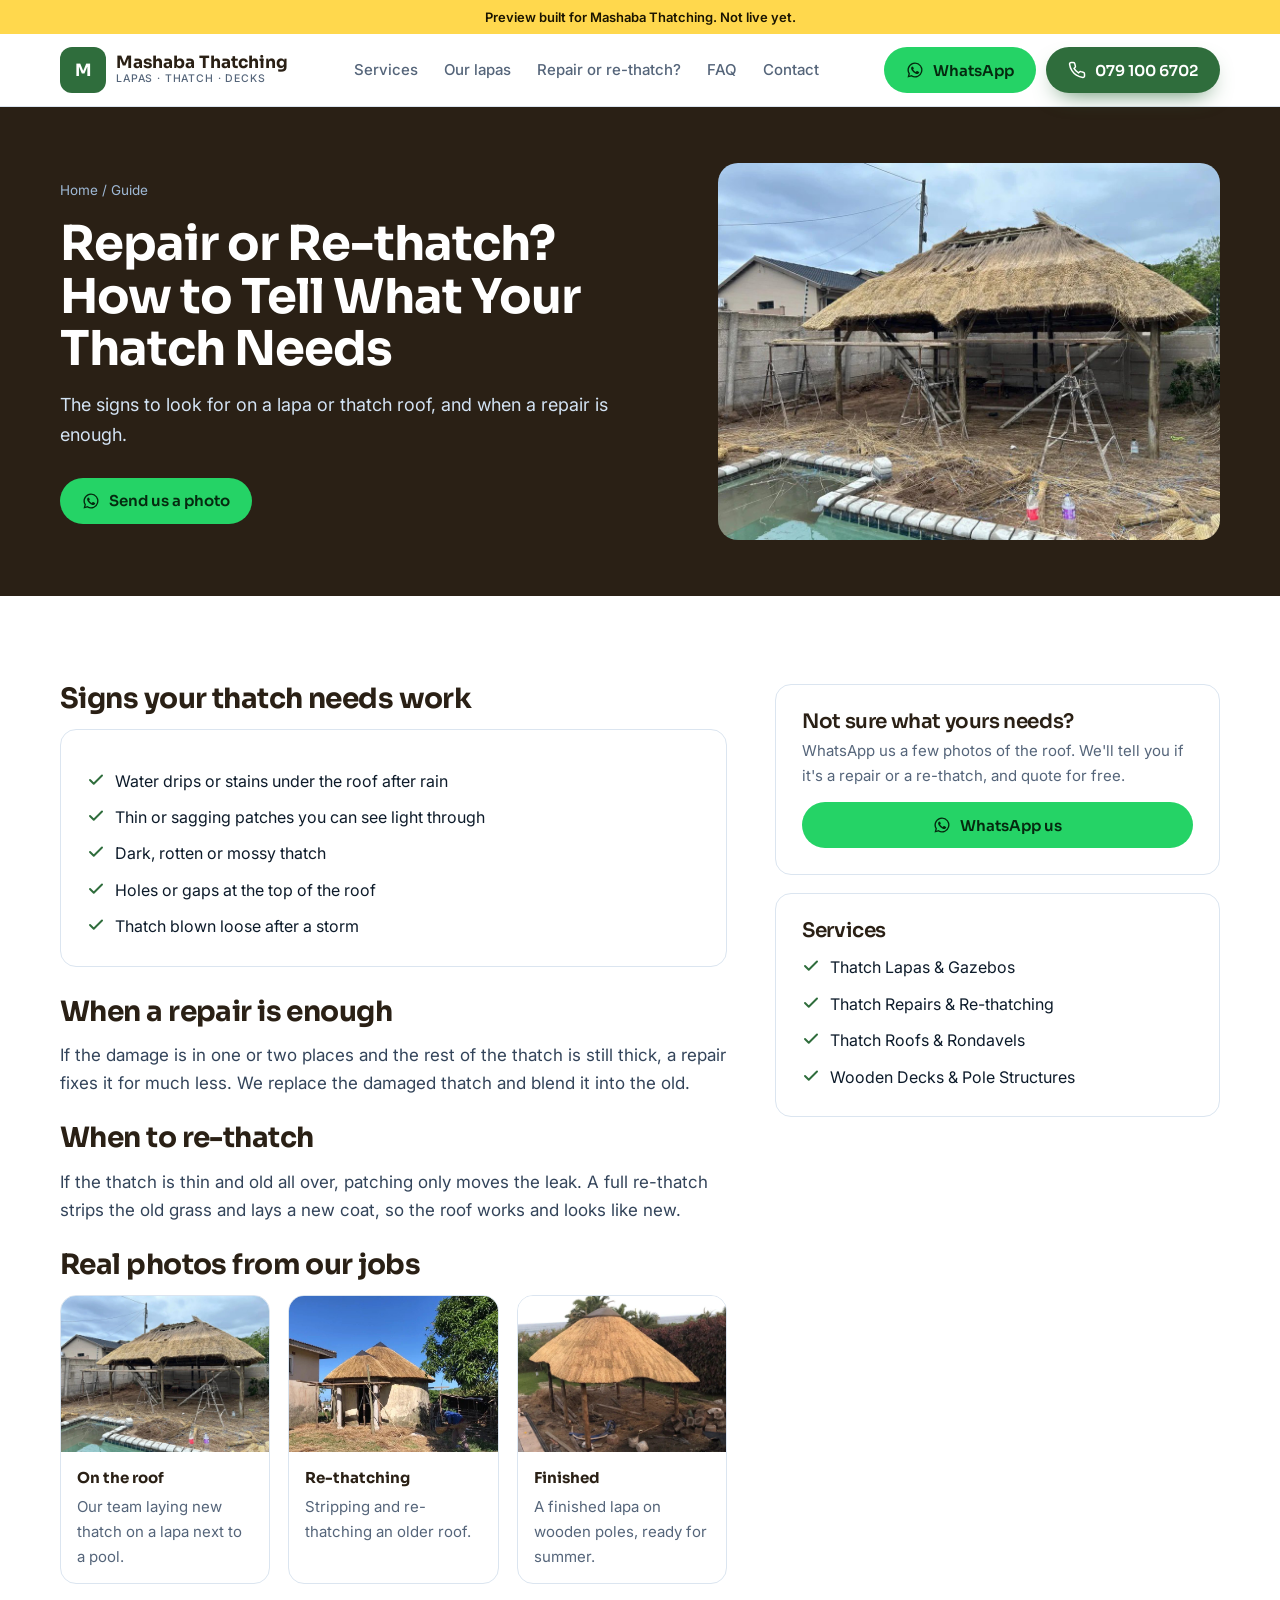
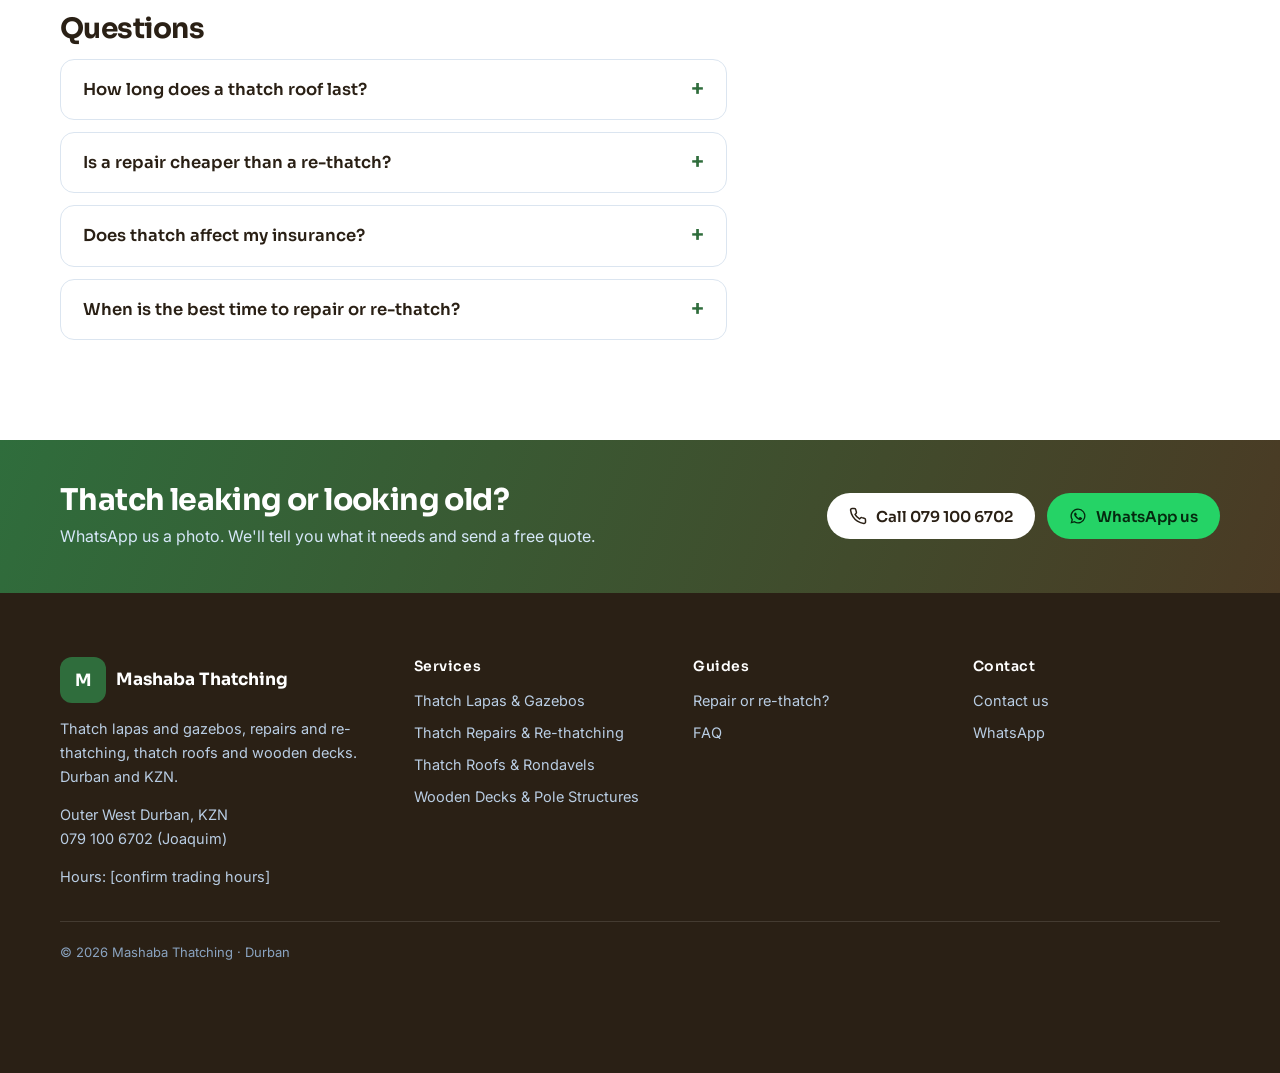
<file: thatch-repair-or-rethatch/index.html>
<!doctype html>
<html lang="en-ZA">
<head>
<meta charset="utf-8">
<meta name="viewport" content="width=device-width, initial-scale=1">
<!-- PREVIEW: remove noindex + the preview bar when Joaquim approves and the real domain is live -->
<meta name="robots" content="noindex, nofollow">
<title>Repair or Re-thatch? How to Tell What Your Thatch Needs | Mashaba Thatching</title>
<meta name="description" content="How to tell whether your thatch lapa or roof needs a repair or a full re-thatch: the signs to look for, with photos from our own jobs in Durban.">
<link rel="canonical" href="https://dannyschaffer.github.io/mashaba-thatching-preview/thatch-repair-or-rethatch/">
<meta property="og:type" content="website"><meta property="og:title" content="Repair or Re-thatch? How to Tell What Your Thatch Needs | Mashaba Thatching"><meta property="og:description" content="How to tell whether your thatch lapa or roof needs a repair or a full re-thatch: the signs to look for, with photos from our own jobs in Durban.">
<meta property="og:image" content="https://dannyschaffer.github.io/mashaba-thatching-preview/img/hero-thatch-lapa.jpg"><meta property="og:url" content="https://dannyschaffer.github.io/mashaba-thatching-preview/thatch-repair-or-rethatch/">
<link rel="preconnect" href="https://fonts.googleapis.com"><link rel="preconnect" href="https://fonts.gstatic.com" crossorigin><link href="https://fonts.googleapis.com/css2?family=Sora:wght@500;600;700&family=Inter:wght@400;500;600&display=swap" rel="stylesheet">
<link rel="stylesheet" href="../styles.css?v=1795510690">
<script type="application/ld+json">{"@context": "https://schema.org", "@type": "HomeAndConstructionBusiness", "@id": "https://dannyschaffer.github.io/mashaba-thatching-preview/#business", "name": "Mashaba Thatching", "description": "Thatch lapas and gazebos, thatch repairs and re-thatching, thatch roofs and rondavels, and wooden decks and pole structures in Durban and KZN.", "telephone": "+27791006702", "url": "https://dannyschaffer.github.io/mashaba-thatching-preview/", "image": "https://dannyschaffer.github.io/mashaba-thatching-preview/img/hero-thatch-lapa.jpg", "address": {"@type": "PostalAddress", "addressLocality": "Durban", "addressRegion": "KwaZulu-Natal", "addressCountry": "ZA"}, "areaServed": ["Outer West Durban", "Durban", "KwaZulu-Natal"]}</script><script type="application/ld+json">{"@context": "https://schema.org", "@type": "FAQPage", "mainEntity": [{"@type": "Question", "name": "How long does a thatch roof last?", "acceptedAnswer": {"@type": "Answer", "text": "A well-built thatch roof that is looked after lasts many years. Thin thatch, and the top of the roof, wear out first, faster in the coastal damp. [Joaquim to confirm typical lifespan.]"}}, {"@type": "Question", "name": "Is a repair cheaper than a re-thatch?", "acceptedAnswer": {"@type": "Answer", "text": "Usually, yes. A repair only replaces the damaged areas. But patching thatch that is old and thin all over just moves the leak, so then a re-thatch is better value."}}, {"@type": "Question", "name": "Does thatch affect my insurance?", "acceptedAnswer": {"@type": "Answer", "text": "Often, yes. Many insurers ask about thatch and may need a fire-retardant treatment or a lightning conductor. Ask your insurer before the work starts."}}, {"@type": "Question", "name": "When is the best time to repair or re-thatch?", "acceptedAnswer": {"@type": "Answer", "text": "Before the summer rain, so leaks are fixed before they damage the poles and frame underneath."}}]}</script>
</head>
<body>
<div class="preview">Preview built for Mashaba Thatching. Not live yet.</div>
<header><div class="wrap nav">
<a class="brand" href="../"><span class="mono">M</span><span>Mashaba Thatching<small>Lapas · Thatch · Decks</small></span></a>
<nav class="nav-links"><a href="../#services">Services</a><a href="../#work">Our lapas</a><a href="../thatch-repair-or-rethatch/">Repair or re-thatch?</a><a href="../#faq">FAQ</a><a href="../contact/">Contact</a></nav>
<div class="nav-cta"><a class="btn btn-wa" href="https://wa.me/27791006702?text=Hi%20Joaquim%2C%20I%20would%20like%20a%20thatch%20quote."><svg viewBox="0 0 24 24" fill="currentColor" aria-hidden="true"><path d="M12 2a10 10 0 0 0-8.6 15.1L2 22l5-1.3A10 10 0 1 0 12 2Zm0 18.2a8.2 8.2 0 0 1-4.2-1.2l-.3-.2-3 .8.8-2.9-.2-.3A8.2 8.2 0 1 1 12 20.2Zm4.5-6.1c-.2-.1-1.5-.7-1.7-.8s-.4-.1-.6.1-.7.8-.8 1-.3.2-.5.1a6.7 6.7 0 0 1-3.3-2.9c-.3-.4.3-.4.7-1.4a.5.5 0 0 0 0-.4l-.8-1.9c-.2-.5-.4-.4-.6-.4h-.5a1 1 0 0 0-.7.3 3 3 0 0 0-.9 2.2 5.2 5.2 0 0 0 1.1 2.7 11.8 11.8 0 0 0 4.5 4c1.7.7 2.3.8 3.2.6a2.7 2.7 0 0 0 1.8-1.2 2.2 2.2 0 0 0 .1-1.2c0-.1-.2-.2-.4-.3Z"/></svg><span>WhatsApp</span></a><a class="btn btn-blue" href="tel:+27791006702"><svg viewBox="0 0 24 24" fill="none" stroke="currentColor" stroke-width="2" stroke-linecap="round" stroke-linejoin="round" aria-hidden="true"><path d="M22 16.9v3a2 2 0 0 1-2.2 2 19.8 19.8 0 0 1-8.6-3.1 19.5 19.5 0 0 1-6-6A19.8 19.8 0 0 1 2.1 4.2 2 2 0 0 1 4.1 2h3a2 2 0 0 1 2 1.7c.1 1 .4 1.9.7 2.8a2 2 0 0 1-.5 2.1L8 9.9a16 16 0 0 0 6 6l1.3-1.3a2 2 0 0 1 2.1-.4c.9.3 1.8.6 2.8.7a2 2 0 0 1 1.8 2Z"/></svg><span>079 100 6702</span></a></div>
</div></header>

<section class="page-hero"><div class="wrap">
<div><div class="crumbs"><a href="../">Home</a> / Guide</div>
<h1>Repair or Re-thatch? How to Tell What Your Thatch Needs</h1>
<p class="lead">The signs to look for on a lapa or thatch roof, and when a repair is enough.</p>
<div class="hero-ctas"><a class="btn btn-wa" href="https://wa.me/27791006702?text=Hi%20Joaquim%2C%20I%20would%20like%20a%20thatch%20quote."><svg viewBox="0 0 24 24" fill="currentColor" aria-hidden="true"><path d="M12 2a10 10 0 0 0-8.6 15.1L2 22l5-1.3A10 10 0 1 0 12 2Zm0 18.2a8.2 8.2 0 0 1-4.2-1.2l-.3-.2-3 .8.8-2.9-.2-.3A8.2 8.2 0 1 1 12 20.2Zm4.5-6.1c-.2-.1-1.5-.7-1.7-.8s-.4-.1-.6.1-.7.8-.8 1-.3.2-.5.1a6.7 6.7 0 0 1-3.3-2.9c-.3-.4.3-.4.7-1.4a.5.5 0 0 0 0-.4l-.8-1.9c-.2-.5-.4-.4-.6-.4h-.5a1 1 0 0 0-.7.3 3 3 0 0 0-.9 2.2 5.2 5.2 0 0 0 1.1 2.7 11.8 11.8 0 0 0 4.5 4c1.7.7 2.3.8 3.2.6a2.7 2.7 0 0 0 1.8-1.2 2.2 2.2 0 0 0 .1-1.2c0-.1-.2-.2-.4-.3Z"/></svg>Send us a photo</a></div></div>
<img src="../img/lapa-rethatch-pool.jpg" alt="Mashaba Thatching re-thatching a lapa">
</div></section>
<section><div class="wrap two"><div class="body">
<h2 style="font-size:28px;margin-bottom:14px">Signs your thatch needs work</h2>
<div class="box"><ul><li><svg viewBox="0 0 24 24" fill="none" stroke="currentColor" stroke-width="2.6" stroke-linecap="round" stroke-linejoin="round" aria-hidden="true"><path d="M20 6 9 17l-5-5"/></svg><span>Water drips or stains under the roof after rain</span></li><li><svg viewBox="0 0 24 24" fill="none" stroke="currentColor" stroke-width="2.6" stroke-linecap="round" stroke-linejoin="round" aria-hidden="true"><path d="M20 6 9 17l-5-5"/></svg><span>Thin or sagging patches you can see light through</span></li><li><svg viewBox="0 0 24 24" fill="none" stroke="currentColor" stroke-width="2.6" stroke-linecap="round" stroke-linejoin="round" aria-hidden="true"><path d="M20 6 9 17l-5-5"/></svg><span>Dark, rotten or mossy thatch</span></li><li><svg viewBox="0 0 24 24" fill="none" stroke="currentColor" stroke-width="2.6" stroke-linecap="round" stroke-linejoin="round" aria-hidden="true"><path d="M20 6 9 17l-5-5"/></svg><span>Holes or gaps at the top of the roof</span></li><li><svg viewBox="0 0 24 24" fill="none" stroke="currentColor" stroke-width="2.6" stroke-linecap="round" stroke-linejoin="round" aria-hidden="true"><path d="M20 6 9 17l-5-5"/></svg><span>Thatch blown loose after a storm</span></li></ul></div>
<h2 style="font-size:28px;margin:30px 0 14px">When a repair is enough</h2>
<p>If the damage is in one or two places and the rest of the thatch is still thick, a repair fixes it for much less. We replace the damaged thatch and blend it into the old.</p>
<h2 style="font-size:28px;margin:26px 0 14px">When to re-thatch</h2>
<p>If the thatch is thin and old all over, patching only moves the leak. A full re-thatch strips the old grass and lays a new coat, so the roof works and looks like new.</p>
<h2 style="font-size:28px;margin:26px 0 14px">Real photos from our jobs</h2>
<div class="stages"><figure><img src="../img/lapa-rethatch-pool.jpg" alt="On the roof: Mashaba Thatching" loading="lazy"><figcaption><b>On the roof</b>Our team laying new thatch on a lapa next to a pool.</figcaption></figure><figure><img src="../img/rethatching-cottage-crew.jpg" alt="Re-thatching: Mashaba Thatching" loading="lazy"><figcaption><b>Re-thatching</b>Stripping and re-thatching an older roof.</figcaption></figure><figure><img src="../img/thatch-lapa-gazebo-durban.jpg" alt="Finished: Mashaba Thatching" loading="lazy"><figcaption><b>Finished</b>A finished lapa on wooden poles, ready for summer.</figcaption></figure></div>
<h2 style="font-size:28px;margin:30px 0 14px">Questions</h2><div class="faq-list"><details><summary>How long does a thatch roof last?</summary><p>A well-built thatch roof that is looked after lasts many years. Thin thatch, and the top of the roof, wear out first, faster in the coastal damp. [Joaquim to confirm typical lifespan.]</p></details><details><summary>Is a repair cheaper than a re-thatch?</summary><p>Usually, yes. A repair only replaces the damaged areas. But patching thatch that is old and thin all over just moves the leak, so then a re-thatch is better value.</p></details><details><summary>Does thatch affect my insurance?</summary><p>Often, yes. Many insurers ask about thatch and may need a fire-retardant treatment or a lightning conductor. Ask your insurer before the work starts.</p></details><details><summary>When is the best time to repair or re-thatch?</summary><p>Before the summer rain, so leaks are fixed before they damage the poles and frame underneath.</p></details></div>
</div>
<aside><div class="box"><h3>Not sure what yours needs?</h3><p style="color:var(--muted);margin:6px 0 14px;font-size:15px">WhatsApp us a few photos of the roof. We'll tell you if it's a repair or a re-thatch, and quote for free.</p><a class="btn btn-wa" style="width:100%" href="https://wa.me/27791006702?text=Hi%20Joaquim%2C%20I%20would%20like%20a%20thatch%20quote."><svg viewBox="0 0 24 24" fill="currentColor" aria-hidden="true"><path d="M12 2a10 10 0 0 0-8.6 15.1L2 22l5-1.3A10 10 0 1 0 12 2Zm0 18.2a8.2 8.2 0 0 1-4.2-1.2l-.3-.2-3 .8.8-2.9-.2-.3A8.2 8.2 0 1 1 12 20.2Zm4.5-6.1c-.2-.1-1.5-.7-1.7-.8s-.4-.1-.6.1-.7.8-.8 1-.3.2-.5.1a6.7 6.7 0 0 1-3.3-2.9c-.3-.4.3-.4.7-1.4a.5.5 0 0 0 0-.4l-.8-1.9c-.2-.5-.4-.4-.6-.4h-.5a1 1 0 0 0-.7.3 3 3 0 0 0-.9 2.2 5.2 5.2 0 0 0 1.1 2.7 11.8 11.8 0 0 0 4.5 4c1.7.7 2.3.8 3.2.6a2.7 2.7 0 0 0 1.8-1.2 2.2 2.2 0 0 0 .1-1.2c0-.1-.2-.2-.4-.3Z"/></svg>WhatsApp us</a></div>
<div class="box"><h3>Services</h3><ul><li><svg viewBox="0 0 24 24" fill="none" stroke="currentColor" stroke-width="2.6" stroke-linecap="round" stroke-linejoin="round" aria-hidden="true"><path d="M20 6 9 17l-5-5"/></svg><a href="../services/thatch-lapas-gazebos/">Thatch Lapas &amp; Gazebos</a></li><li><svg viewBox="0 0 24 24" fill="none" stroke="currentColor" stroke-width="2.6" stroke-linecap="round" stroke-linejoin="round" aria-hidden="true"><path d="M20 6 9 17l-5-5"/></svg><a href="../services/thatch-repairs-rethatching/">Thatch Repairs &amp; Re-thatching</a></li><li><svg viewBox="0 0 24 24" fill="none" stroke="currentColor" stroke-width="2.6" stroke-linecap="round" stroke-linejoin="round" aria-hidden="true"><path d="M20 6 9 17l-5-5"/></svg><a href="../services/thatch-roofs-rondavels/">Thatch Roofs &amp; Rondavels</a></li><li><svg viewBox="0 0 24 24" fill="none" stroke="currentColor" stroke-width="2.6" stroke-linecap="round" stroke-linejoin="round" aria-hidden="true"><path d="M20 6 9 17l-5-5"/></svg><a href="../services/wooden-decks-pole-structures/">Wooden Decks &amp; Pole Structures</a></li></ul></div></aside>
</div></section>
<div class="band"><div class="wrap"><div><h2>Thatch leaking or looking old?</h2><p>WhatsApp us a photo. We&#x27;ll tell you what it needs and send a free quote.</p></div>
<div class="ctas"><a class="btn btn-white" href="tel:+27791006702"><svg viewBox="0 0 24 24" fill="none" stroke="currentColor" stroke-width="2" stroke-linecap="round" stroke-linejoin="round" aria-hidden="true"><path d="M22 16.9v3a2 2 0 0 1-2.2 2 19.8 19.8 0 0 1-8.6-3.1 19.5 19.5 0 0 1-6-6A19.8 19.8 0 0 1 2.1 4.2 2 2 0 0 1 4.1 2h3a2 2 0 0 1 2 1.7c.1 1 .4 1.9.7 2.8a2 2 0 0 1-.5 2.1L8 9.9a16 16 0 0 0 6 6l1.3-1.3a2 2 0 0 1 2.1-.4c.9.3 1.8.6 2.8.7a2 2 0 0 1 1.8 2Z"/></svg>Call 079 100 6702</a><a class="btn btn-wa" href="https://wa.me/27791006702?text=Hi%20Joaquim%2C%20I%20would%20like%20a%20thatch%20quote."><svg viewBox="0 0 24 24" fill="currentColor" aria-hidden="true"><path d="M12 2a10 10 0 0 0-8.6 15.1L2 22l5-1.3A10 10 0 1 0 12 2Zm0 18.2a8.2 8.2 0 0 1-4.2-1.2l-.3-.2-3 .8.8-2.9-.2-.3A8.2 8.2 0 1 1 12 20.2Zm4.5-6.1c-.2-.1-1.5-.7-1.7-.8s-.4-.1-.6.1-.7.8-.8 1-.3.2-.5.1a6.7 6.7 0 0 1-3.3-2.9c-.3-.4.3-.4.7-1.4a.5.5 0 0 0 0-.4l-.8-1.9c-.2-.5-.4-.4-.6-.4h-.5a1 1 0 0 0-.7.3 3 3 0 0 0-.9 2.2 5.2 5.2 0 0 0 1.1 2.7 11.8 11.8 0 0 0 4.5 4c1.7.7 2.3.8 3.2.6a2.7 2.7 0 0 0 1.8-1.2 2.2 2.2 0 0 0 .1-1.2c0-.1-.2-.2-.4-.3Z"/></svg>WhatsApp us</a></div></div></div>
<footer><div class="wrap">
<div><a class="brand" href="../"><span class="mono">M</span><span>Mashaba Thatching</span></a>
<p style="margin-top:12px">Thatch lapas and gazebos, repairs and re-thatching, thatch roofs and wooden decks. Durban and KZN.</p>
<p style="margin-top:14px">Outer West Durban, KZN<br><a href="tel:+27791006702">079 100 6702</a> (Joaquim)</p>
<p style="margin-top:14px">Hours: [confirm trading hours]</p></div>
<div><h4>Services</h4><ul><li><a href="../services/thatch-lapas-gazebos/">Thatch Lapas &amp; Gazebos</a></li><li><a href="../services/thatch-repairs-rethatching/">Thatch Repairs &amp; Re-thatching</a></li><li><a href="../services/thatch-roofs-rondavels/">Thatch Roofs &amp; Rondavels</a></li><li><a href="../services/wooden-decks-pole-structures/">Wooden Decks &amp; Pole Structures</a></li></ul></div>
<div><h4>Guides</h4><ul><li><a href="../thatch-repair-or-rethatch/">Repair or re-thatch?</a></li><li><a href="../#faq">FAQ</a></li></ul></div>
<div><h4>Contact</h4><ul><li><a href="../contact/">Contact us</a></li><li><a href="https://wa.me/27791006702?text=Hi%20Joaquim%2C%20I%20would%20like%20a%20thatch%20quote.">WhatsApp</a></li></ul></div>
<div class="legal">© 2026 Mashaba Thatching · Durban</div>
</div></footer>
<div class="mbar"><a class="btn btn-blue" href="tel:+27791006702"><svg viewBox="0 0 24 24" fill="none" stroke="currentColor" stroke-width="2" stroke-linecap="round" stroke-linejoin="round" aria-hidden="true"><path d="M22 16.9v3a2 2 0 0 1-2.2 2 19.8 19.8 0 0 1-8.6-3.1 19.5 19.5 0 0 1-6-6A19.8 19.8 0 0 1 2.1 4.2 2 2 0 0 1 4.1 2h3a2 2 0 0 1 2 1.7c.1 1 .4 1.9.7 2.8a2 2 0 0 1-.5 2.1L8 9.9a16 16 0 0 0 6 6l1.3-1.3a2 2 0 0 1 2.1-.4c.9.3 1.8.6 2.8.7a2 2 0 0 1 1.8 2Z"/></svg>Call now</a><a class="btn btn-wa" href="https://wa.me/27791006702?text=Hi%20Joaquim%2C%20I%20would%20like%20a%20thatch%20quote."><svg viewBox="0 0 24 24" fill="currentColor" aria-hidden="true"><path d="M12 2a10 10 0 0 0-8.6 15.1L2 22l5-1.3A10 10 0 1 0 12 2Zm0 18.2a8.2 8.2 0 0 1-4.2-1.2l-.3-.2-3 .8.8-2.9-.2-.3A8.2 8.2 0 1 1 12 20.2Zm4.5-6.1c-.2-.1-1.5-.7-1.7-.8s-.4-.1-.6.1-.7.8-.8 1-.3.2-.5.1a6.7 6.7 0 0 1-3.3-2.9c-.3-.4.3-.4.7-1.4a.5.5 0 0 0 0-.4l-.8-1.9c-.2-.5-.4-.4-.6-.4h-.5a1 1 0 0 0-.7.3 3 3 0 0 0-.9 2.2 5.2 5.2 0 0 0 1.1 2.7 11.8 11.8 0 0 0 4.5 4c1.7.7 2.3.8 3.2.6a2.7 2.7 0 0 0 1.8-1.2 2.2 2.2 0 0 0 .1-1.2c0-.1-.2-.2-.4-.3Z"/></svg>WhatsApp</a></div>
<script>
document.querySelectorAll('form[data-wa]').forEach(f=>f.addEventListener('submit',ev=>{ev.preventDefault();const d=new FormData(f);
const msg=`Hi Joaquim, I'd like a quote.%0AName: ${d.get('name')||''}%0APhone: ${d.get('phone')||''}%0ASuburb: ${d.get('suburb')||''}%0ANeed: ${d.get('need')||''}`;
window.open('https://wa.me/27791006702?text='+msg.replace(/ /g,'%20'),'_blank');}));
</script>
</body></html>
</file>
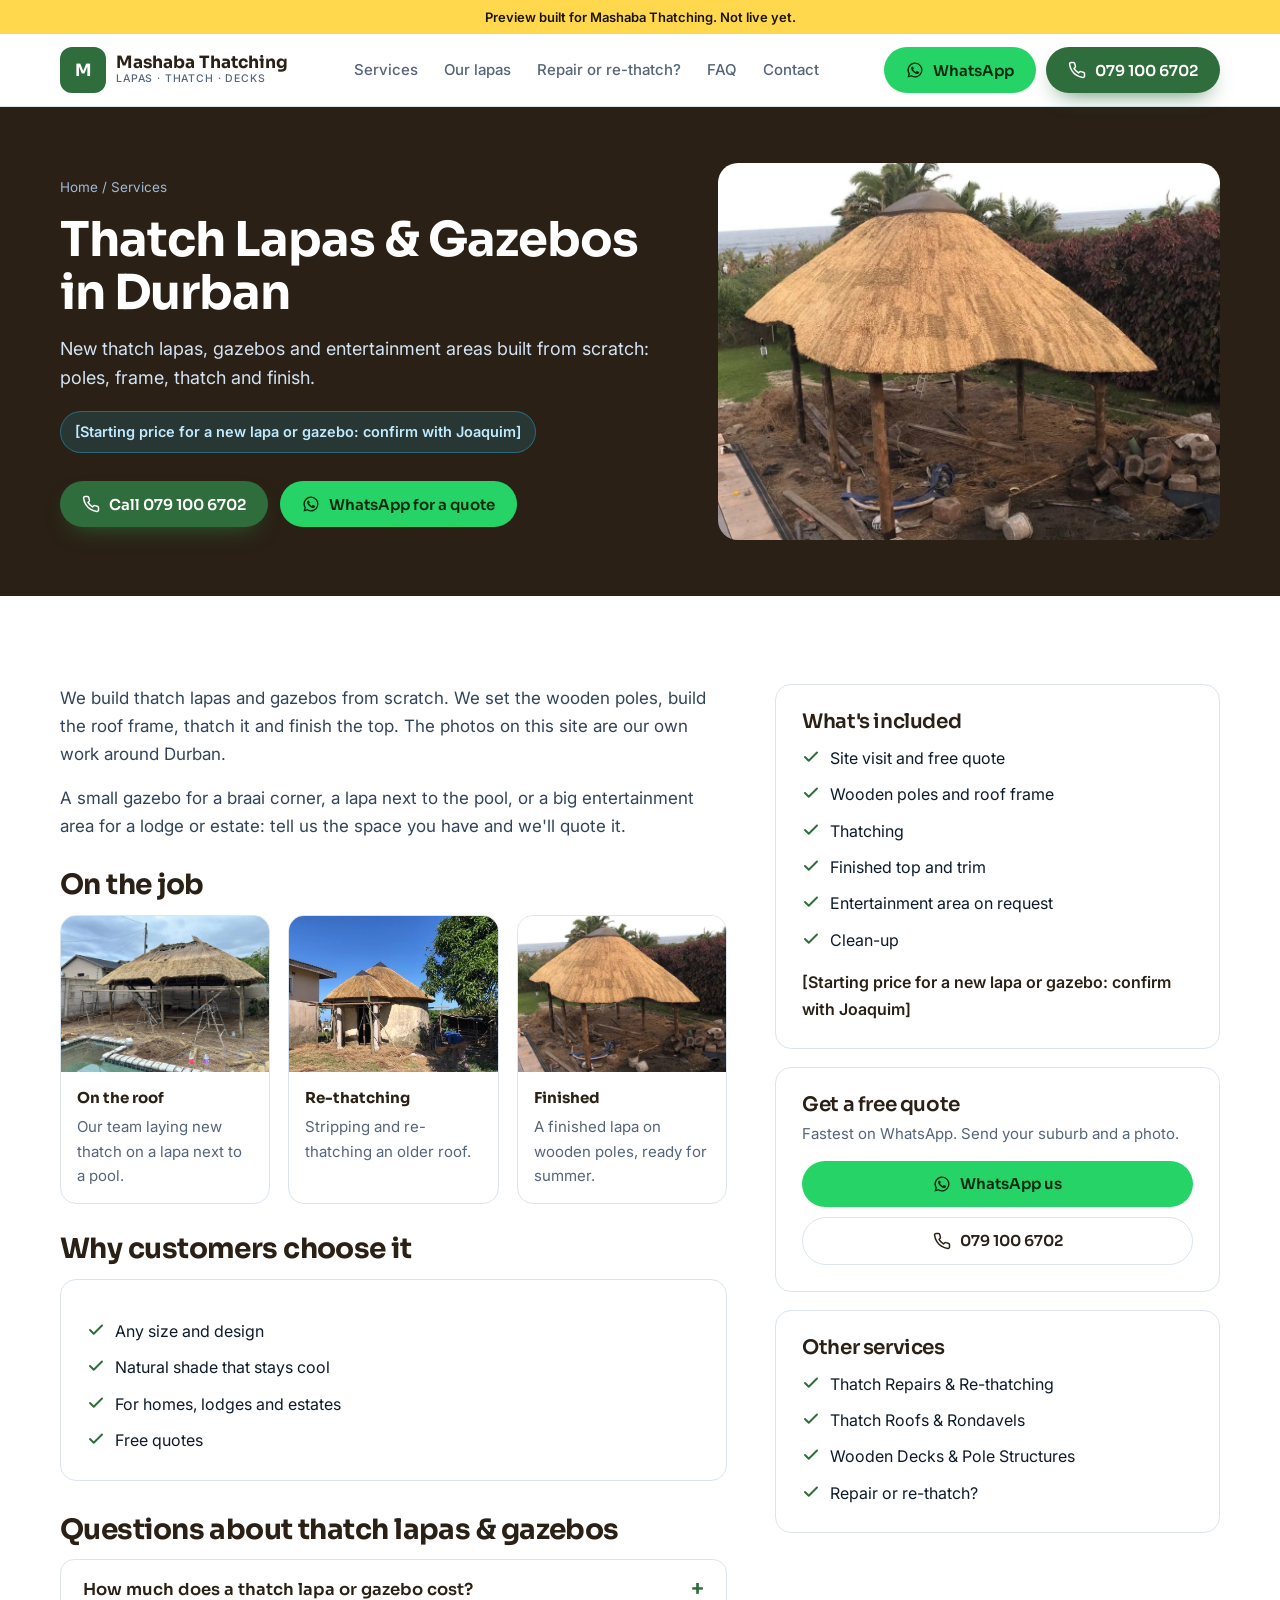
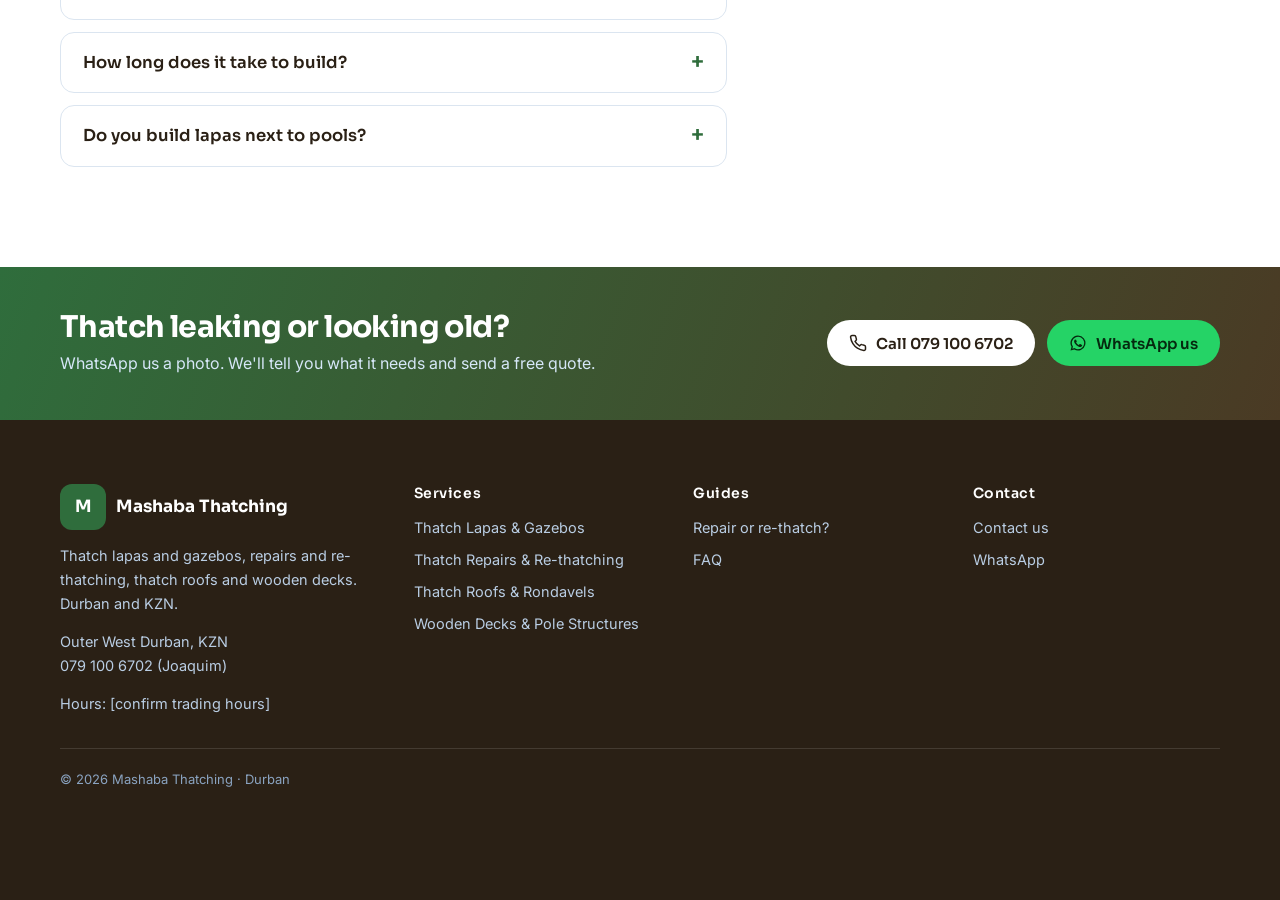
<file: services/thatch-lapas-gazebos/index.html>
<!doctype html>
<html lang="en-ZA">
<head>
<meta charset="utf-8">
<meta name="viewport" content="width=device-width, initial-scale=1">
<!-- PREVIEW: remove noindex + the preview bar when Joaquim approves and the real domain is live -->
<meta name="robots" content="noindex, nofollow">
<title>Thatch Lapas &amp; Gazebos in Durban | Mashaba Thatching</title>
<meta name="description" content="New thatch lapas, gazebos and entertainment areas built from scratch: poles, frame, thatch and finish. Free quotes. Call or WhatsApp Mashaba Thatching on 079 100 6702.">
<link rel="canonical" href="https://dannyschaffer.github.io/mashaba-thatching-preview/services/thatch-lapas-gazebos/">
<meta property="og:type" content="website"><meta property="og:title" content="Thatch Lapas &amp; Gazebos in Durban | Mashaba Thatching"><meta property="og:description" content="New thatch lapas, gazebos and entertainment areas built from scratch: poles, frame, thatch and finish. Free quotes. Call or WhatsApp Mashaba Thatching on 079 100 6702.">
<meta property="og:image" content="https://dannyschaffer.github.io/mashaba-thatching-preview/img/hero-thatch-lapa.jpg"><meta property="og:url" content="https://dannyschaffer.github.io/mashaba-thatching-preview/services/thatch-lapas-gazebos/">
<link rel="preconnect" href="https://fonts.googleapis.com"><link rel="preconnect" href="https://fonts.gstatic.com" crossorigin><link href="https://fonts.googleapis.com/css2?family=Sora:wght@500;600;700&family=Inter:wght@400;500;600&display=swap" rel="stylesheet">
<link rel="stylesheet" href="../../styles.css?v=1795510690">
<script type="application/ld+json">{"@context": "https://schema.org", "@type": "HomeAndConstructionBusiness", "@id": "https://dannyschaffer.github.io/mashaba-thatching-preview/#business", "name": "Mashaba Thatching", "description": "Thatch lapas and gazebos, thatch repairs and re-thatching, thatch roofs and rondavels, and wooden decks and pole structures in Durban and KZN.", "telephone": "+27791006702", "url": "https://dannyschaffer.github.io/mashaba-thatching-preview/", "image": "https://dannyschaffer.github.io/mashaba-thatching-preview/img/hero-thatch-lapa.jpg", "address": {"@type": "PostalAddress", "addressLocality": "Durban", "addressRegion": "KwaZulu-Natal", "addressCountry": "ZA"}, "areaServed": ["Outer West Durban", "Durban", "KwaZulu-Natal"]}</script><script type="application/ld+json">{"@context": "https://schema.org", "@type": "Service", "name": "Thatch Lapas & Gazebos", "serviceType": "Thatch Lapas & Gazebos", "description": "New thatch lapas, gazebos and entertainment areas built from scratch: poles, frame, thatch and finish.", "provider": {"@id": "https://dannyschaffer.github.io/mashaba-thatching-preview/#business"}, "areaServed": ["Durban", "KwaZulu-Natal"]}</script><script type="application/ld+json">{"@context": "https://schema.org", "@type": "FAQPage", "mainEntity": [{"@type": "Question", "name": "How much does a thatch lapa or gazebo cost?", "acceptedAnswer": {"@type": "Answer", "text": "It depends on the size and design. [Joaquim to confirm starting prices.] WhatsApp us the space you have and we'll quote for free."}}, {"@type": "Question", "name": "How long does it take to build?", "acceptedAnswer": {"@type": "Answer", "text": "[Joaquim to confirm typical build time.] We give you a timeline with the quote."}}, {"@type": "Question", "name": "Do you build lapas next to pools?", "acceptedAnswer": {"@type": "Answer", "text": "Yes. Several of our lapas stand next to pools, with a wooden deck if you want one."}}]}</script>
</head>
<body>
<div class="preview">Preview built for Mashaba Thatching. Not live yet.</div>
<header><div class="wrap nav">
<a class="brand" href="../../"><span class="mono">M</span><span>Mashaba Thatching<small>Lapas · Thatch · Decks</small></span></a>
<nav class="nav-links"><a href="../../#services">Services</a><a href="../../#work">Our lapas</a><a href="../../thatch-repair-or-rethatch/">Repair or re-thatch?</a><a href="../../#faq">FAQ</a><a href="../../contact/">Contact</a></nav>
<div class="nav-cta"><a class="btn btn-wa" href="https://wa.me/27791006702?text=Hi%20Joaquim%2C%20I%20would%20like%20a%20thatch%20quote."><svg viewBox="0 0 24 24" fill="currentColor" aria-hidden="true"><path d="M12 2a10 10 0 0 0-8.6 15.1L2 22l5-1.3A10 10 0 1 0 12 2Zm0 18.2a8.2 8.2 0 0 1-4.2-1.2l-.3-.2-3 .8.8-2.9-.2-.3A8.2 8.2 0 1 1 12 20.2Zm4.5-6.1c-.2-.1-1.5-.7-1.7-.8s-.4-.1-.6.1-.7.8-.8 1-.3.2-.5.1a6.7 6.7 0 0 1-3.3-2.9c-.3-.4.3-.4.7-1.4a.5.5 0 0 0 0-.4l-.8-1.9c-.2-.5-.4-.4-.6-.4h-.5a1 1 0 0 0-.7.3 3 3 0 0 0-.9 2.2 5.2 5.2 0 0 0 1.1 2.7 11.8 11.8 0 0 0 4.5 4c1.7.7 2.3.8 3.2.6a2.7 2.7 0 0 0 1.8-1.2 2.2 2.2 0 0 0 .1-1.2c0-.1-.2-.2-.4-.3Z"/></svg><span>WhatsApp</span></a><a class="btn btn-blue" href="tel:+27791006702"><svg viewBox="0 0 24 24" fill="none" stroke="currentColor" stroke-width="2" stroke-linecap="round" stroke-linejoin="round" aria-hidden="true"><path d="M22 16.9v3a2 2 0 0 1-2.2 2 19.8 19.8 0 0 1-8.6-3.1 19.5 19.5 0 0 1-6-6A19.8 19.8 0 0 1 2.1 4.2 2 2 0 0 1 4.1 2h3a2 2 0 0 1 2 1.7c.1 1 .4 1.9.7 2.8a2 2 0 0 1-.5 2.1L8 9.9a16 16 0 0 0 6 6l1.3-1.3a2 2 0 0 1 2.1-.4c.9.3 1.8.6 2.8.7a2 2 0 0 1 1.8 2Z"/></svg><span>079 100 6702</span></a></div>
</div></header>

<section class="page-hero"><div class="wrap">
<div><div class="crumbs"><a href="../../">Home</a> / <a href="../../#services">Services</a></div>
<h1>Thatch Lapas &amp; Gazebos in Durban</h1><p class="lead">New thatch lapas, gazebos and entertainment areas built from scratch: poles, frame, thatch and finish.</p>
<span class="tag-price">[Starting price for a new lapa or gazebo: confirm with Joaquim]</span>
<div class="hero-ctas"><a class="btn btn-blue" href="tel:+27791006702"><svg viewBox="0 0 24 24" fill="none" stroke="currentColor" stroke-width="2" stroke-linecap="round" stroke-linejoin="round" aria-hidden="true"><path d="M22 16.9v3a2 2 0 0 1-2.2 2 19.8 19.8 0 0 1-8.6-3.1 19.5 19.5 0 0 1-6-6A19.8 19.8 0 0 1 2.1 4.2 2 2 0 0 1 4.1 2h3a2 2 0 0 1 2 1.7c.1 1 .4 1.9.7 2.8a2 2 0 0 1-.5 2.1L8 9.9a16 16 0 0 0 6 6l1.3-1.3a2 2 0 0 1 2.1-.4c.9.3 1.8.6 2.8.7a2 2 0 0 1 1.8 2Z"/></svg>Call 079 100 6702</a><a class="btn btn-wa" href="https://wa.me/27791006702?text=Hi%20Joaquim%2C%20I%20would%20like%20a%20quote%20for%20thatch%20lapas%20%26%20gazebos."><svg viewBox="0 0 24 24" fill="currentColor" aria-hidden="true"><path d="M12 2a10 10 0 0 0-8.6 15.1L2 22l5-1.3A10 10 0 1 0 12 2Zm0 18.2a8.2 8.2 0 0 1-4.2-1.2l-.3-.2-3 .8.8-2.9-.2-.3A8.2 8.2 0 1 1 12 20.2Zm4.5-6.1c-.2-.1-1.5-.7-1.7-.8s-.4-.1-.6.1-.7.8-.8 1-.3.2-.5.1a6.7 6.7 0 0 1-3.3-2.9c-.3-.4.3-.4.7-1.4a.5.5 0 0 0 0-.4l-.8-1.9c-.2-.5-.4-.4-.6-.4h-.5a1 1 0 0 0-.7.3 3 3 0 0 0-.9 2.2 5.2 5.2 0 0 0 1.1 2.7 11.8 11.8 0 0 0 4.5 4c1.7.7 2.3.8 3.2.6a2.7 2.7 0 0 0 1.8-1.2 2.2 2.2 0 0 0 .1-1.2c0-.1-.2-.2-.4-.3Z"/></svg>WhatsApp for a quote</a></div></div>
<img src="../../img/thatch-lapa-gazebo-durban.jpg" alt="New thatch lapa on wooden poles near the sea, built by Mashaba Thatching">
</div></section>
<section><div class="wrap two">
<div class="body"><p>We build thatch lapas and gazebos from scratch. We set the wooden poles, build the roof frame, thatch it and finish the top. The photos on this site are our own work around Durban.</p><p>A small gazebo for a braai corner, a lapa next to the pool, or a big entertainment area for a lodge or estate: tell us the space you have and we&#x27;ll quote it.</p>
<h2 style="font-size:28px;margin:30px 0 14px">On the job</h2><div class="stages"><figure><img src="../../img/lapa-rethatch-pool.jpg" alt="On the roof: Mashaba Thatching" loading="lazy"><figcaption><b>On the roof</b>Our team laying new thatch on a lapa next to a pool.</figcaption></figure><figure><img src="../../img/rethatching-cottage-crew.jpg" alt="Re-thatching: Mashaba Thatching" loading="lazy"><figcaption><b>Re-thatching</b>Stripping and re-thatching an older roof.</figcaption></figure><figure><img src="../../img/thatch-lapa-gazebo-durban.jpg" alt="Finished: Mashaba Thatching" loading="lazy"><figcaption><b>Finished</b>A finished lapa on wooden poles, ready for summer.</figcaption></figure></div>
<h2 style="font-size:28px;margin:30px 0 14px">Why customers choose it</h2>
<div class="box"><ul><li><svg viewBox="0 0 24 24" fill="none" stroke="currentColor" stroke-width="2.6" stroke-linecap="round" stroke-linejoin="round" aria-hidden="true"><path d="M20 6 9 17l-5-5"/></svg><span>Any size and design</span></li><li><svg viewBox="0 0 24 24" fill="none" stroke="currentColor" stroke-width="2.6" stroke-linecap="round" stroke-linejoin="round" aria-hidden="true"><path d="M20 6 9 17l-5-5"/></svg><span>Natural shade that stays cool</span></li><li><svg viewBox="0 0 24 24" fill="none" stroke="currentColor" stroke-width="2.6" stroke-linecap="round" stroke-linejoin="round" aria-hidden="true"><path d="M20 6 9 17l-5-5"/></svg><span>For homes, lodges and estates</span></li><li><svg viewBox="0 0 24 24" fill="none" stroke="currentColor" stroke-width="2.6" stroke-linecap="round" stroke-linejoin="round" aria-hidden="true"><path d="M20 6 9 17l-5-5"/></svg><span>Free quotes</span></li></ul></div>
<h2 style="font-size:28px;margin:34px 0 14px">Questions about thatch lapas &amp; gazebos</h2>
<div class="faq-list"><details><summary>How much does a thatch lapa or gazebo cost?</summary><p>It depends on the size and design. [Joaquim to confirm starting prices.] WhatsApp us the space you have and we&#x27;ll quote for free.</p></details><details><summary>How long does it take to build?</summary><p>[Joaquim to confirm typical build time.] We give you a timeline with the quote.</p></details><details><summary>Do you build lapas next to pools?</summary><p>Yes. Several of our lapas stand next to pools, with a wooden deck if you want one.</p></details></div>
</div>
<aside><div class="box"><h3>What's included</h3><ul><li><svg viewBox="0 0 24 24" fill="none" stroke="currentColor" stroke-width="2.6" stroke-linecap="round" stroke-linejoin="round" aria-hidden="true"><path d="M20 6 9 17l-5-5"/></svg><span>Site visit and free quote</span></li><li><svg viewBox="0 0 24 24" fill="none" stroke="currentColor" stroke-width="2.6" stroke-linecap="round" stroke-linejoin="round" aria-hidden="true"><path d="M20 6 9 17l-5-5"/></svg><span>Wooden poles and roof frame</span></li><li><svg viewBox="0 0 24 24" fill="none" stroke="currentColor" stroke-width="2.6" stroke-linecap="round" stroke-linejoin="round" aria-hidden="true"><path d="M20 6 9 17l-5-5"/></svg><span>Thatching</span></li><li><svg viewBox="0 0 24 24" fill="none" stroke="currentColor" stroke-width="2.6" stroke-linecap="round" stroke-linejoin="round" aria-hidden="true"><path d="M20 6 9 17l-5-5"/></svg><span>Finished top and trim</span></li><li><svg viewBox="0 0 24 24" fill="none" stroke="currentColor" stroke-width="2.6" stroke-linecap="round" stroke-linejoin="round" aria-hidden="true"><path d="M20 6 9 17l-5-5"/></svg><span>Entertainment area on request</span></li><li><svg viewBox="0 0 24 24" fill="none" stroke="currentColor" stroke-width="2.6" stroke-linecap="round" stroke-linejoin="round" aria-hidden="true"><path d="M20 6 9 17l-5-5"/></svg><span>Clean-up</span></li></ul><p style="margin-top:16px;font-weight:600;color:var(--navy)">[Starting price for a new lapa or gazebo: confirm with Joaquim]</p></div>
<div class="box"><h3>Get a free quote</h3><p style="color:var(--muted);margin:6px 0 14px;font-size:15px">Fastest on WhatsApp. Send your suburb and a photo.</p><a class="btn btn-wa" style="width:100%" href="https://wa.me/27791006702?text=Hi%20Joaquim%2C%20I%20would%20like%20a%20quote%20for%20thatch%20lapas%20%26%20gazebos."><svg viewBox="0 0 24 24" fill="currentColor" aria-hidden="true"><path d="M12 2a10 10 0 0 0-8.6 15.1L2 22l5-1.3A10 10 0 1 0 12 2Zm0 18.2a8.2 8.2 0 0 1-4.2-1.2l-.3-.2-3 .8.8-2.9-.2-.3A8.2 8.2 0 1 1 12 20.2Zm4.5-6.1c-.2-.1-1.5-.7-1.7-.8s-.4-.1-.6.1-.7.8-.8 1-.3.2-.5.1a6.7 6.7 0 0 1-3.3-2.9c-.3-.4.3-.4.7-1.4a.5.5 0 0 0 0-.4l-.8-1.9c-.2-.5-.4-.4-.6-.4h-.5a1 1 0 0 0-.7.3 3 3 0 0 0-.9 2.2 5.2 5.2 0 0 0 1.1 2.7 11.8 11.8 0 0 0 4.5 4c1.7.7 2.3.8 3.2.6a2.7 2.7 0 0 0 1.8-1.2 2.2 2.2 0 0 0 .1-1.2c0-.1-.2-.2-.4-.3Z"/></svg>WhatsApp us</a><a class="btn btn-outline" style="width:100%;margin-top:10px" href="tel:+27791006702"><svg viewBox="0 0 24 24" fill="none" stroke="currentColor" stroke-width="2" stroke-linecap="round" stroke-linejoin="round" aria-hidden="true"><path d="M22 16.9v3a2 2 0 0 1-2.2 2 19.8 19.8 0 0 1-8.6-3.1 19.5 19.5 0 0 1-6-6A19.8 19.8 0 0 1 2.1 4.2 2 2 0 0 1 4.1 2h3a2 2 0 0 1 2 1.7c.1 1 .4 1.9.7 2.8a2 2 0 0 1-.5 2.1L8 9.9a16 16 0 0 0 6 6l1.3-1.3a2 2 0 0 1 2.1-.4c.9.3 1.8.6 2.8.7a2 2 0 0 1 1.8 2Z"/></svg>079 100 6702</a></div>
<div class="box"><h3>Other services</h3><ul><li><svg viewBox="0 0 24 24" fill="none" stroke="currentColor" stroke-width="2.6" stroke-linecap="round" stroke-linejoin="round" aria-hidden="true"><path d="M20 6 9 17l-5-5"/></svg><a href="../thatch-repairs-rethatching/">Thatch Repairs &amp; Re-thatching</a></li><li><svg viewBox="0 0 24 24" fill="none" stroke="currentColor" stroke-width="2.6" stroke-linecap="round" stroke-linejoin="round" aria-hidden="true"><path d="M20 6 9 17l-5-5"/></svg><a href="../thatch-roofs-rondavels/">Thatch Roofs &amp; Rondavels</a></li><li><svg viewBox="0 0 24 24" fill="none" stroke="currentColor" stroke-width="2.6" stroke-linecap="round" stroke-linejoin="round" aria-hidden="true"><path d="M20 6 9 17l-5-5"/></svg><a href="../wooden-decks-pole-structures/">Wooden Decks &amp; Pole Structures</a></li><li><svg viewBox="0 0 24 24" fill="none" stroke="currentColor" stroke-width="2.6" stroke-linecap="round" stroke-linejoin="round" aria-hidden="true"><path d="M20 6 9 17l-5-5"/></svg><a href="../../thatch-repair-or-rethatch/">Repair or re-thatch?</a></li></ul></div></aside>
</div></section>
<div class="band"><div class="wrap"><div><h2>Thatch leaking or looking old?</h2><p>WhatsApp us a photo. We&#x27;ll tell you what it needs and send a free quote.</p></div>
<div class="ctas"><a class="btn btn-white" href="tel:+27791006702"><svg viewBox="0 0 24 24" fill="none" stroke="currentColor" stroke-width="2" stroke-linecap="round" stroke-linejoin="round" aria-hidden="true"><path d="M22 16.9v3a2 2 0 0 1-2.2 2 19.8 19.8 0 0 1-8.6-3.1 19.5 19.5 0 0 1-6-6A19.8 19.8 0 0 1 2.1 4.2 2 2 0 0 1 4.1 2h3a2 2 0 0 1 2 1.7c.1 1 .4 1.9.7 2.8a2 2 0 0 1-.5 2.1L8 9.9a16 16 0 0 0 6 6l1.3-1.3a2 2 0 0 1 2.1-.4c.9.3 1.8.6 2.8.7a2 2 0 0 1 1.8 2Z"/></svg>Call 079 100 6702</a><a class="btn btn-wa" href="https://wa.me/27791006702?text=Hi%20Joaquim%2C%20I%20would%20like%20a%20thatch%20quote."><svg viewBox="0 0 24 24" fill="currentColor" aria-hidden="true"><path d="M12 2a10 10 0 0 0-8.6 15.1L2 22l5-1.3A10 10 0 1 0 12 2Zm0 18.2a8.2 8.2 0 0 1-4.2-1.2l-.3-.2-3 .8.8-2.9-.2-.3A8.2 8.2 0 1 1 12 20.2Zm4.5-6.1c-.2-.1-1.5-.7-1.7-.8s-.4-.1-.6.1-.7.8-.8 1-.3.2-.5.1a6.7 6.7 0 0 1-3.3-2.9c-.3-.4.3-.4.7-1.4a.5.5 0 0 0 0-.4l-.8-1.9c-.2-.5-.4-.4-.6-.4h-.5a1 1 0 0 0-.7.3 3 3 0 0 0-.9 2.2 5.2 5.2 0 0 0 1.1 2.7 11.8 11.8 0 0 0 4.5 4c1.7.7 2.3.8 3.2.6a2.7 2.7 0 0 0 1.8-1.2 2.2 2.2 0 0 0 .1-1.2c0-.1-.2-.2-.4-.3Z"/></svg>WhatsApp us</a></div></div></div>
<footer><div class="wrap">
<div><a class="brand" href="../../"><span class="mono">M</span><span>Mashaba Thatching</span></a>
<p style="margin-top:12px">Thatch lapas and gazebos, repairs and re-thatching, thatch roofs and wooden decks. Durban and KZN.</p>
<p style="margin-top:14px">Outer West Durban, KZN<br><a href="tel:+27791006702">079 100 6702</a> (Joaquim)</p>
<p style="margin-top:14px">Hours: [confirm trading hours]</p></div>
<div><h4>Services</h4><ul><li><a href="../../services/thatch-lapas-gazebos/">Thatch Lapas &amp; Gazebos</a></li><li><a href="../../services/thatch-repairs-rethatching/">Thatch Repairs &amp; Re-thatching</a></li><li><a href="../../services/thatch-roofs-rondavels/">Thatch Roofs &amp; Rondavels</a></li><li><a href="../../services/wooden-decks-pole-structures/">Wooden Decks &amp; Pole Structures</a></li></ul></div>
<div><h4>Guides</h4><ul><li><a href="../../thatch-repair-or-rethatch/">Repair or re-thatch?</a></li><li><a href="../../#faq">FAQ</a></li></ul></div>
<div><h4>Contact</h4><ul><li><a href="../../contact/">Contact us</a></li><li><a href="https://wa.me/27791006702?text=Hi%20Joaquim%2C%20I%20would%20like%20a%20thatch%20quote.">WhatsApp</a></li></ul></div>
<div class="legal">© 2026 Mashaba Thatching · Durban</div>
</div></footer>
<div class="mbar"><a class="btn btn-blue" href="tel:+27791006702"><svg viewBox="0 0 24 24" fill="none" stroke="currentColor" stroke-width="2" stroke-linecap="round" stroke-linejoin="round" aria-hidden="true"><path d="M22 16.9v3a2 2 0 0 1-2.2 2 19.8 19.8 0 0 1-8.6-3.1 19.5 19.5 0 0 1-6-6A19.8 19.8 0 0 1 2.1 4.2 2 2 0 0 1 4.1 2h3a2 2 0 0 1 2 1.7c.1 1 .4 1.9.7 2.8a2 2 0 0 1-.5 2.1L8 9.9a16 16 0 0 0 6 6l1.3-1.3a2 2 0 0 1 2.1-.4c.9.3 1.8.6 2.8.7a2 2 0 0 1 1.8 2Z"/></svg>Call now</a><a class="btn btn-wa" href="https://wa.me/27791006702?text=Hi%20Joaquim%2C%20I%20would%20like%20a%20thatch%20quote."><svg viewBox="0 0 24 24" fill="currentColor" aria-hidden="true"><path d="M12 2a10 10 0 0 0-8.6 15.1L2 22l5-1.3A10 10 0 1 0 12 2Zm0 18.2a8.2 8.2 0 0 1-4.2-1.2l-.3-.2-3 .8.8-2.9-.2-.3A8.2 8.2 0 1 1 12 20.2Zm4.5-6.1c-.2-.1-1.5-.7-1.7-.8s-.4-.1-.6.1-.7.8-.8 1-.3.2-.5.1a6.7 6.7 0 0 1-3.3-2.9c-.3-.4.3-.4.7-1.4a.5.5 0 0 0 0-.4l-.8-1.9c-.2-.5-.4-.4-.6-.4h-.5a1 1 0 0 0-.7.3 3 3 0 0 0-.9 2.2 5.2 5.2 0 0 0 1.1 2.7 11.8 11.8 0 0 0 4.5 4c1.7.7 2.3.8 3.2.6a2.7 2.7 0 0 0 1.8-1.2 2.2 2.2 0 0 0 .1-1.2c0-.1-.2-.2-.4-.3Z"/></svg>WhatsApp</a></div>
<script>
document.querySelectorAll('form[data-wa]').forEach(f=>f.addEventListener('submit',ev=>{ev.preventDefault();const d=new FormData(f);
const msg=`Hi Joaquim, I'd like a quote.%0AName: ${d.get('name')||''}%0APhone: ${d.get('phone')||''}%0ASuburb: ${d.get('suburb')||''}%0ANeed: ${d.get('need')||''}`;
window.open('https://wa.me/27791006702?text='+msg.replace(/ /g,'%20'),'_blank');}));
</script>
</body></html>
</file>
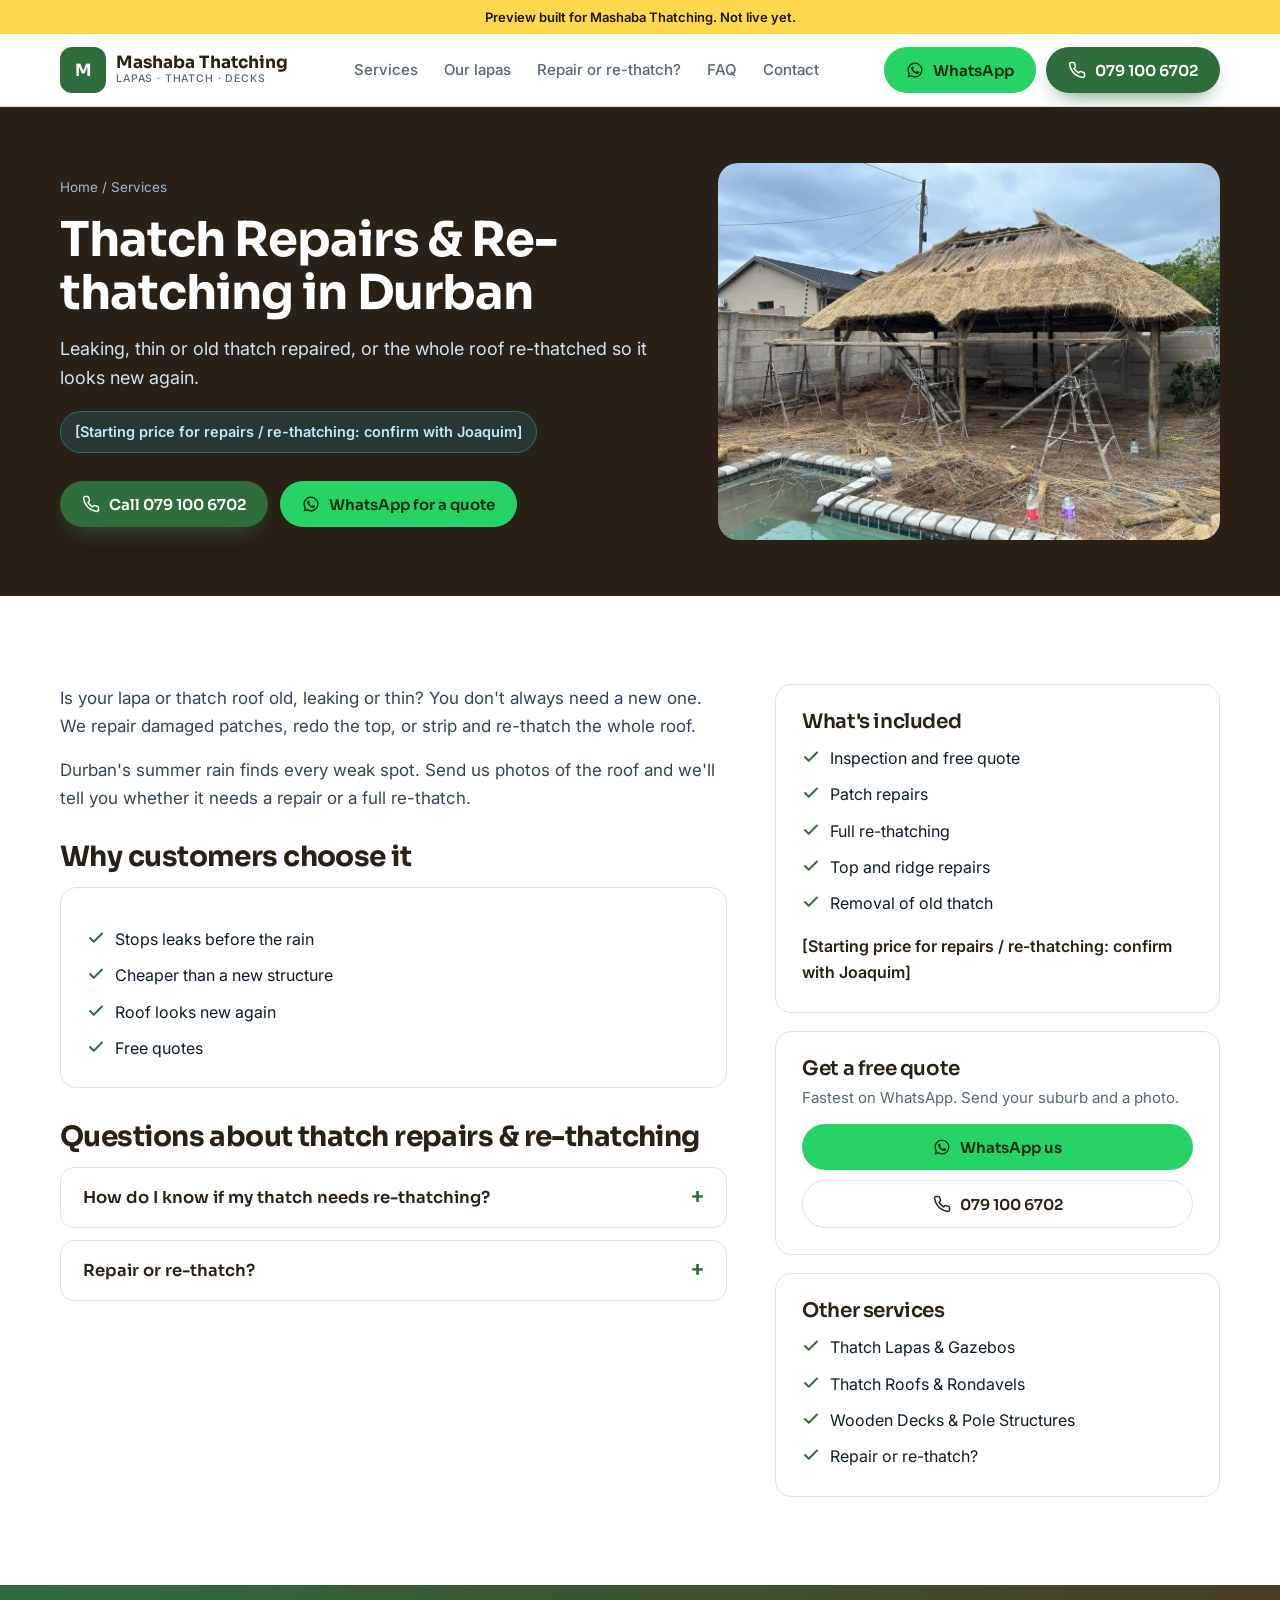
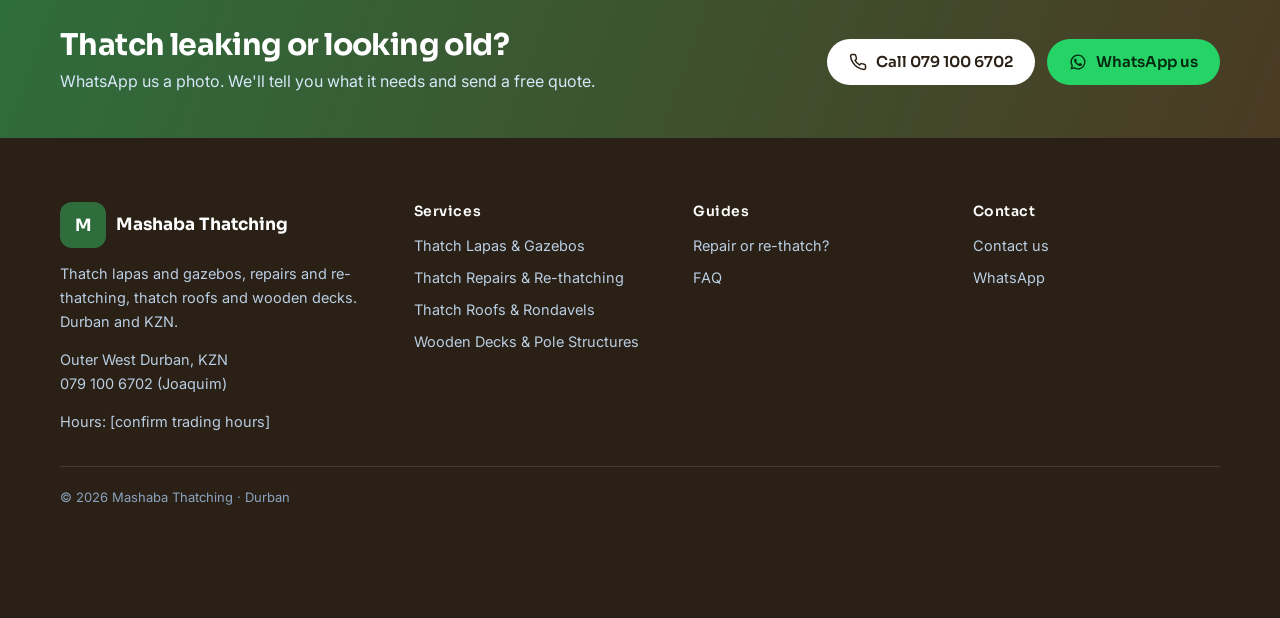
<file: services/thatch-repairs-rethatching/index.html>
<!doctype html>
<html lang="en-ZA">
<head>
<meta charset="utf-8">
<meta name="viewport" content="width=device-width, initial-scale=1">
<!-- PREVIEW: remove noindex + the preview bar when Joaquim approves and the real domain is live -->
<meta name="robots" content="noindex, nofollow">
<title>Thatch Repairs &amp; Re-thatching in Durban | Mashaba Thatching</title>
<meta name="description" content="Leaking, thin or old thatch repaired, or the whole roof re-thatched so it looks new again. Free quotes. Call or WhatsApp Mashaba Thatching on 079 100 6702.">
<link rel="canonical" href="https://dannyschaffer.github.io/mashaba-thatching-preview/services/thatch-repairs-rethatching/">
<meta property="og:type" content="website"><meta property="og:title" content="Thatch Repairs &amp; Re-thatching in Durban | Mashaba Thatching"><meta property="og:description" content="Leaking, thin or old thatch repaired, or the whole roof re-thatched so it looks new again. Free quotes. Call or WhatsApp Mashaba Thatching on 079 100 6702.">
<meta property="og:image" content="https://dannyschaffer.github.io/mashaba-thatching-preview/img/hero-thatch-lapa.jpg"><meta property="og:url" content="https://dannyschaffer.github.io/mashaba-thatching-preview/services/thatch-repairs-rethatching/">
<link rel="preconnect" href="https://fonts.googleapis.com"><link rel="preconnect" href="https://fonts.gstatic.com" crossorigin><link href="https://fonts.googleapis.com/css2?family=Sora:wght@500;600;700&family=Inter:wght@400;500;600&display=swap" rel="stylesheet">
<link rel="stylesheet" href="../../styles.css?v=1795510690">
<script type="application/ld+json">{"@context": "https://schema.org", "@type": "HomeAndConstructionBusiness", "@id": "https://dannyschaffer.github.io/mashaba-thatching-preview/#business", "name": "Mashaba Thatching", "description": "Thatch lapas and gazebos, thatch repairs and re-thatching, thatch roofs and rondavels, and wooden decks and pole structures in Durban and KZN.", "telephone": "+27791006702", "url": "https://dannyschaffer.github.io/mashaba-thatching-preview/", "image": "https://dannyschaffer.github.io/mashaba-thatching-preview/img/hero-thatch-lapa.jpg", "address": {"@type": "PostalAddress", "addressLocality": "Durban", "addressRegion": "KwaZulu-Natal", "addressCountry": "ZA"}, "areaServed": ["Outer West Durban", "Durban", "KwaZulu-Natal"]}</script><script type="application/ld+json">{"@context": "https://schema.org", "@type": "Service", "name": "Thatch Repairs & Re-thatching", "serviceType": "Thatch Repairs & Re-thatching", "description": "Leaking, thin or old thatch repaired, or the whole roof re-thatched so it looks new again.", "provider": {"@id": "https://dannyschaffer.github.io/mashaba-thatching-preview/#business"}, "areaServed": ["Durban", "KwaZulu-Natal"]}</script><script type="application/ld+json">{"@context": "https://schema.org", "@type": "FAQPage", "mainEntity": [{"@type": "Question", "name": "How do I know if my thatch needs re-thatching?", "acceptedAnswer": {"@type": "Answer", "text": "Leaks, thin or sagging patches, dark rotten thatch and holes at the top are the usual signs. Send us photos and we'll tell you."}}, {"@type": "Question", "name": "Repair or re-thatch?", "acceptedAnswer": {"@type": "Answer", "text": "If the damage is in a few spots, a repair is enough. If the thatch is old and thin all over, a re-thatch lasts much longer. See our guide below."}}]}</script>
</head>
<body>
<div class="preview">Preview built for Mashaba Thatching. Not live yet.</div>
<header><div class="wrap nav">
<a class="brand" href="../../"><span class="mono">M</span><span>Mashaba Thatching<small>Lapas · Thatch · Decks</small></span></a>
<nav class="nav-links"><a href="../../#services">Services</a><a href="../../#work">Our lapas</a><a href="../../thatch-repair-or-rethatch/">Repair or re-thatch?</a><a href="../../#faq">FAQ</a><a href="../../contact/">Contact</a></nav>
<div class="nav-cta"><a class="btn btn-wa" href="https://wa.me/27791006702?text=Hi%20Joaquim%2C%20I%20would%20like%20a%20thatch%20quote."><svg viewBox="0 0 24 24" fill="currentColor" aria-hidden="true"><path d="M12 2a10 10 0 0 0-8.6 15.1L2 22l5-1.3A10 10 0 1 0 12 2Zm0 18.2a8.2 8.2 0 0 1-4.2-1.2l-.3-.2-3 .8.8-2.9-.2-.3A8.2 8.2 0 1 1 12 20.2Zm4.5-6.1c-.2-.1-1.5-.7-1.7-.8s-.4-.1-.6.1-.7.8-.8 1-.3.2-.5.1a6.7 6.7 0 0 1-3.3-2.9c-.3-.4.3-.4.7-1.4a.5.5 0 0 0 0-.4l-.8-1.9c-.2-.5-.4-.4-.6-.4h-.5a1 1 0 0 0-.7.3 3 3 0 0 0-.9 2.2 5.2 5.2 0 0 0 1.1 2.7 11.8 11.8 0 0 0 4.5 4c1.7.7 2.3.8 3.2.6a2.7 2.7 0 0 0 1.8-1.2 2.2 2.2 0 0 0 .1-1.2c0-.1-.2-.2-.4-.3Z"/></svg><span>WhatsApp</span></a><a class="btn btn-blue" href="tel:+27791006702"><svg viewBox="0 0 24 24" fill="none" stroke="currentColor" stroke-width="2" stroke-linecap="round" stroke-linejoin="round" aria-hidden="true"><path d="M22 16.9v3a2 2 0 0 1-2.2 2 19.8 19.8 0 0 1-8.6-3.1 19.5 19.5 0 0 1-6-6A19.8 19.8 0 0 1 2.1 4.2 2 2 0 0 1 4.1 2h3a2 2 0 0 1 2 1.7c.1 1 .4 1.9.7 2.8a2 2 0 0 1-.5 2.1L8 9.9a16 16 0 0 0 6 6l1.3-1.3a2 2 0 0 1 2.1-.4c.9.3 1.8.6 2.8.7a2 2 0 0 1 1.8 2Z"/></svg><span>079 100 6702</span></a></div>
</div></header>

<section class="page-hero"><div class="wrap">
<div><div class="crumbs"><a href="../../">Home</a> / <a href="../../#services">Services</a></div>
<h1>Thatch Repairs &amp; Re-thatching in Durban</h1><p class="lead">Leaking, thin or old thatch repaired, or the whole roof re-thatched so it looks new again.</p>
<span class="tag-price">[Starting price for repairs / re-thatching: confirm with Joaquim]</span>
<div class="hero-ctas"><a class="btn btn-blue" href="tel:+27791006702"><svg viewBox="0 0 24 24" fill="none" stroke="currentColor" stroke-width="2" stroke-linecap="round" stroke-linejoin="round" aria-hidden="true"><path d="M22 16.9v3a2 2 0 0 1-2.2 2 19.8 19.8 0 0 1-8.6-3.1 19.5 19.5 0 0 1-6-6A19.8 19.8 0 0 1 2.1 4.2 2 2 0 0 1 4.1 2h3a2 2 0 0 1 2 1.7c.1 1 .4 1.9.7 2.8a2 2 0 0 1-.5 2.1L8 9.9a16 16 0 0 0 6 6l1.3-1.3a2 2 0 0 1 2.1-.4c.9.3 1.8.6 2.8.7a2 2 0 0 1 1.8 2Z"/></svg>Call 079 100 6702</a><a class="btn btn-wa" href="https://wa.me/27791006702?text=Hi%20Joaquim%2C%20I%20would%20like%20a%20quote%20for%20thatch%20repairs%20%26%20re-thatching."><svg viewBox="0 0 24 24" fill="currentColor" aria-hidden="true"><path d="M12 2a10 10 0 0 0-8.6 15.1L2 22l5-1.3A10 10 0 1 0 12 2Zm0 18.2a8.2 8.2 0 0 1-4.2-1.2l-.3-.2-3 .8.8-2.9-.2-.3A8.2 8.2 0 1 1 12 20.2Zm4.5-6.1c-.2-.1-1.5-.7-1.7-.8s-.4-.1-.6.1-.7.8-.8 1-.3.2-.5.1a6.7 6.7 0 0 1-3.3-2.9c-.3-.4.3-.4.7-1.4a.5.5 0 0 0 0-.4l-.8-1.9c-.2-.5-.4-.4-.6-.4h-.5a1 1 0 0 0-.7.3 3 3 0 0 0-.9 2.2 5.2 5.2 0 0 0 1.1 2.7 11.8 11.8 0 0 0 4.5 4c1.7.7 2.3.8 3.2.6a2.7 2.7 0 0 0 1.8-1.2 2.2 2.2 0 0 0 .1-1.2c0-.1-.2-.2-.4-.3Z"/></svg>WhatsApp for a quote</a></div></div>
<img src="../../img/lapa-rethatch-pool.jpg" alt="Mashaba Thatching re-thatching a lapa next to a pool">
</div></section>
<section><div class="wrap two">
<div class="body"><p>Is your lapa or thatch roof old, leaking or thin? You don&#x27;t always need a new one. We repair damaged patches, redo the top, or strip and re-thatch the whole roof.</p><p>Durban&#x27;s summer rain finds every weak spot. Send us photos of the roof and we&#x27;ll tell you whether it needs a repair or a full re-thatch.</p>

<h2 style="font-size:28px;margin:30px 0 14px">Why customers choose it</h2>
<div class="box"><ul><li><svg viewBox="0 0 24 24" fill="none" stroke="currentColor" stroke-width="2.6" stroke-linecap="round" stroke-linejoin="round" aria-hidden="true"><path d="M20 6 9 17l-5-5"/></svg><span>Stops leaks before the rain</span></li><li><svg viewBox="0 0 24 24" fill="none" stroke="currentColor" stroke-width="2.6" stroke-linecap="round" stroke-linejoin="round" aria-hidden="true"><path d="M20 6 9 17l-5-5"/></svg><span>Cheaper than a new structure</span></li><li><svg viewBox="0 0 24 24" fill="none" stroke="currentColor" stroke-width="2.6" stroke-linecap="round" stroke-linejoin="round" aria-hidden="true"><path d="M20 6 9 17l-5-5"/></svg><span>Roof looks new again</span></li><li><svg viewBox="0 0 24 24" fill="none" stroke="currentColor" stroke-width="2.6" stroke-linecap="round" stroke-linejoin="round" aria-hidden="true"><path d="M20 6 9 17l-5-5"/></svg><span>Free quotes</span></li></ul></div>
<h2 style="font-size:28px;margin:34px 0 14px">Questions about thatch repairs &amp; re-thatching</h2>
<div class="faq-list"><details><summary>How do I know if my thatch needs re-thatching?</summary><p>Leaks, thin or sagging patches, dark rotten thatch and holes at the top are the usual signs. Send us photos and we&#x27;ll tell you.</p></details><details><summary>Repair or re-thatch?</summary><p>If the damage is in a few spots, a repair is enough. If the thatch is old and thin all over, a re-thatch lasts much longer. See our guide below.</p></details></div>
</div>
<aside><div class="box"><h3>What's included</h3><ul><li><svg viewBox="0 0 24 24" fill="none" stroke="currentColor" stroke-width="2.6" stroke-linecap="round" stroke-linejoin="round" aria-hidden="true"><path d="M20 6 9 17l-5-5"/></svg><span>Inspection and free quote</span></li><li><svg viewBox="0 0 24 24" fill="none" stroke="currentColor" stroke-width="2.6" stroke-linecap="round" stroke-linejoin="round" aria-hidden="true"><path d="M20 6 9 17l-5-5"/></svg><span>Patch repairs</span></li><li><svg viewBox="0 0 24 24" fill="none" stroke="currentColor" stroke-width="2.6" stroke-linecap="round" stroke-linejoin="round" aria-hidden="true"><path d="M20 6 9 17l-5-5"/></svg><span>Full re-thatching</span></li><li><svg viewBox="0 0 24 24" fill="none" stroke="currentColor" stroke-width="2.6" stroke-linecap="round" stroke-linejoin="round" aria-hidden="true"><path d="M20 6 9 17l-5-5"/></svg><span>Top and ridge repairs</span></li><li><svg viewBox="0 0 24 24" fill="none" stroke="currentColor" stroke-width="2.6" stroke-linecap="round" stroke-linejoin="round" aria-hidden="true"><path d="M20 6 9 17l-5-5"/></svg><span>Removal of old thatch</span></li></ul><p style="margin-top:16px;font-weight:600;color:var(--navy)">[Starting price for repairs / re-thatching: confirm with Joaquim]</p></div>
<div class="box"><h3>Get a free quote</h3><p style="color:var(--muted);margin:6px 0 14px;font-size:15px">Fastest on WhatsApp. Send your suburb and a photo.</p><a class="btn btn-wa" style="width:100%" href="https://wa.me/27791006702?text=Hi%20Joaquim%2C%20I%20would%20like%20a%20quote%20for%20thatch%20repairs%20%26%20re-thatching."><svg viewBox="0 0 24 24" fill="currentColor" aria-hidden="true"><path d="M12 2a10 10 0 0 0-8.6 15.1L2 22l5-1.3A10 10 0 1 0 12 2Zm0 18.2a8.2 8.2 0 0 1-4.2-1.2l-.3-.2-3 .8.8-2.9-.2-.3A8.2 8.2 0 1 1 12 20.2Zm4.5-6.1c-.2-.1-1.5-.7-1.7-.8s-.4-.1-.6.1-.7.8-.8 1-.3.2-.5.1a6.7 6.7 0 0 1-3.3-2.9c-.3-.4.3-.4.7-1.4a.5.5 0 0 0 0-.4l-.8-1.9c-.2-.5-.4-.4-.6-.4h-.5a1 1 0 0 0-.7.3 3 3 0 0 0-.9 2.2 5.2 5.2 0 0 0 1.1 2.7 11.8 11.8 0 0 0 4.5 4c1.7.7 2.3.8 3.2.6a2.7 2.7 0 0 0 1.8-1.2 2.2 2.2 0 0 0 .1-1.2c0-.1-.2-.2-.4-.3Z"/></svg>WhatsApp us</a><a class="btn btn-outline" style="width:100%;margin-top:10px" href="tel:+27791006702"><svg viewBox="0 0 24 24" fill="none" stroke="currentColor" stroke-width="2" stroke-linecap="round" stroke-linejoin="round" aria-hidden="true"><path d="M22 16.9v3a2 2 0 0 1-2.2 2 19.8 19.8 0 0 1-8.6-3.1 19.5 19.5 0 0 1-6-6A19.8 19.8 0 0 1 2.1 4.2 2 2 0 0 1 4.1 2h3a2 2 0 0 1 2 1.7c.1 1 .4 1.9.7 2.8a2 2 0 0 1-.5 2.1L8 9.9a16 16 0 0 0 6 6l1.3-1.3a2 2 0 0 1 2.1-.4c.9.3 1.8.6 2.8.7a2 2 0 0 1 1.8 2Z"/></svg>079 100 6702</a></div>
<div class="box"><h3>Other services</h3><ul><li><svg viewBox="0 0 24 24" fill="none" stroke="currentColor" stroke-width="2.6" stroke-linecap="round" stroke-linejoin="round" aria-hidden="true"><path d="M20 6 9 17l-5-5"/></svg><a href="../thatch-lapas-gazebos/">Thatch Lapas &amp; Gazebos</a></li><li><svg viewBox="0 0 24 24" fill="none" stroke="currentColor" stroke-width="2.6" stroke-linecap="round" stroke-linejoin="round" aria-hidden="true"><path d="M20 6 9 17l-5-5"/></svg><a href="../thatch-roofs-rondavels/">Thatch Roofs &amp; Rondavels</a></li><li><svg viewBox="0 0 24 24" fill="none" stroke="currentColor" stroke-width="2.6" stroke-linecap="round" stroke-linejoin="round" aria-hidden="true"><path d="M20 6 9 17l-5-5"/></svg><a href="../wooden-decks-pole-structures/">Wooden Decks &amp; Pole Structures</a></li><li><svg viewBox="0 0 24 24" fill="none" stroke="currentColor" stroke-width="2.6" stroke-linecap="round" stroke-linejoin="round" aria-hidden="true"><path d="M20 6 9 17l-5-5"/></svg><a href="../../thatch-repair-or-rethatch/">Repair or re-thatch?</a></li></ul></div></aside>
</div></section>
<div class="band"><div class="wrap"><div><h2>Thatch leaking or looking old?</h2><p>WhatsApp us a photo. We&#x27;ll tell you what it needs and send a free quote.</p></div>
<div class="ctas"><a class="btn btn-white" href="tel:+27791006702"><svg viewBox="0 0 24 24" fill="none" stroke="currentColor" stroke-width="2" stroke-linecap="round" stroke-linejoin="round" aria-hidden="true"><path d="M22 16.9v3a2 2 0 0 1-2.2 2 19.8 19.8 0 0 1-8.6-3.1 19.5 19.5 0 0 1-6-6A19.8 19.8 0 0 1 2.1 4.2 2 2 0 0 1 4.1 2h3a2 2 0 0 1 2 1.7c.1 1 .4 1.9.7 2.8a2 2 0 0 1-.5 2.1L8 9.9a16 16 0 0 0 6 6l1.3-1.3a2 2 0 0 1 2.1-.4c.9.3 1.8.6 2.8.7a2 2 0 0 1 1.8 2Z"/></svg>Call 079 100 6702</a><a class="btn btn-wa" href="https://wa.me/27791006702?text=Hi%20Joaquim%2C%20I%20would%20like%20a%20thatch%20quote."><svg viewBox="0 0 24 24" fill="currentColor" aria-hidden="true"><path d="M12 2a10 10 0 0 0-8.6 15.1L2 22l5-1.3A10 10 0 1 0 12 2Zm0 18.2a8.2 8.2 0 0 1-4.2-1.2l-.3-.2-3 .8.8-2.9-.2-.3A8.2 8.2 0 1 1 12 20.2Zm4.5-6.1c-.2-.1-1.5-.7-1.7-.8s-.4-.1-.6.1-.7.8-.8 1-.3.2-.5.1a6.7 6.7 0 0 1-3.3-2.9c-.3-.4.3-.4.7-1.4a.5.5 0 0 0 0-.4l-.8-1.9c-.2-.5-.4-.4-.6-.4h-.5a1 1 0 0 0-.7.3 3 3 0 0 0-.9 2.2 5.2 5.2 0 0 0 1.1 2.7 11.8 11.8 0 0 0 4.5 4c1.7.7 2.3.8 3.2.6a2.7 2.7 0 0 0 1.8-1.2 2.2 2.2 0 0 0 .1-1.2c0-.1-.2-.2-.4-.3Z"/></svg>WhatsApp us</a></div></div></div>
<footer><div class="wrap">
<div><a class="brand" href="../../"><span class="mono">M</span><span>Mashaba Thatching</span></a>
<p style="margin-top:12px">Thatch lapas and gazebos, repairs and re-thatching, thatch roofs and wooden decks. Durban and KZN.</p>
<p style="margin-top:14px">Outer West Durban, KZN<br><a href="tel:+27791006702">079 100 6702</a> (Joaquim)</p>
<p style="margin-top:14px">Hours: [confirm trading hours]</p></div>
<div><h4>Services</h4><ul><li><a href="../../services/thatch-lapas-gazebos/">Thatch Lapas &amp; Gazebos</a></li><li><a href="../../services/thatch-repairs-rethatching/">Thatch Repairs &amp; Re-thatching</a></li><li><a href="../../services/thatch-roofs-rondavels/">Thatch Roofs &amp; Rondavels</a></li><li><a href="../../services/wooden-decks-pole-structures/">Wooden Decks &amp; Pole Structures</a></li></ul></div>
<div><h4>Guides</h4><ul><li><a href="../../thatch-repair-or-rethatch/">Repair or re-thatch?</a></li><li><a href="../../#faq">FAQ</a></li></ul></div>
<div><h4>Contact</h4><ul><li><a href="../../contact/">Contact us</a></li><li><a href="https://wa.me/27791006702?text=Hi%20Joaquim%2C%20I%20would%20like%20a%20thatch%20quote.">WhatsApp</a></li></ul></div>
<div class="legal">© 2026 Mashaba Thatching · Durban</div>
</div></footer>
<div class="mbar"><a class="btn btn-blue" href="tel:+27791006702"><svg viewBox="0 0 24 24" fill="none" stroke="currentColor" stroke-width="2" stroke-linecap="round" stroke-linejoin="round" aria-hidden="true"><path d="M22 16.9v3a2 2 0 0 1-2.2 2 19.8 19.8 0 0 1-8.6-3.1 19.5 19.5 0 0 1-6-6A19.8 19.8 0 0 1 2.1 4.2 2 2 0 0 1 4.1 2h3a2 2 0 0 1 2 1.7c.1 1 .4 1.9.7 2.8a2 2 0 0 1-.5 2.1L8 9.9a16 16 0 0 0 6 6l1.3-1.3a2 2 0 0 1 2.1-.4c.9.3 1.8.6 2.8.7a2 2 0 0 1 1.8 2Z"/></svg>Call now</a><a class="btn btn-wa" href="https://wa.me/27791006702?text=Hi%20Joaquim%2C%20I%20would%20like%20a%20thatch%20quote."><svg viewBox="0 0 24 24" fill="currentColor" aria-hidden="true"><path d="M12 2a10 10 0 0 0-8.6 15.1L2 22l5-1.3A10 10 0 1 0 12 2Zm0 18.2a8.2 8.2 0 0 1-4.2-1.2l-.3-.2-3 .8.8-2.9-.2-.3A8.2 8.2 0 1 1 12 20.2Zm4.5-6.1c-.2-.1-1.5-.7-1.7-.8s-.4-.1-.6.1-.7.8-.8 1-.3.2-.5.1a6.7 6.7 0 0 1-3.3-2.9c-.3-.4.3-.4.7-1.4a.5.5 0 0 0 0-.4l-.8-1.9c-.2-.5-.4-.4-.6-.4h-.5a1 1 0 0 0-.7.3 3 3 0 0 0-.9 2.2 5.2 5.2 0 0 0 1.1 2.7 11.8 11.8 0 0 0 4.5 4c1.7.7 2.3.8 3.2.6a2.7 2.7 0 0 0 1.8-1.2 2.2 2.2 0 0 0 .1-1.2c0-.1-.2-.2-.4-.3Z"/></svg>WhatsApp</a></div>
<script>
document.querySelectorAll('form[data-wa]').forEach(f=>f.addEventListener('submit',ev=>{ev.preventDefault();const d=new FormData(f);
const msg=`Hi Joaquim, I'd like a quote.%0AName: ${d.get('name')||''}%0APhone: ${d.get('phone')||''}%0ASuburb: ${d.get('suburb')||''}%0ANeed: ${d.get('need')||''}`;
window.open('https://wa.me/27791006702?text='+msg.replace(/ /g,'%20'),'_blank');}));
</script>
</body></html>
</file>
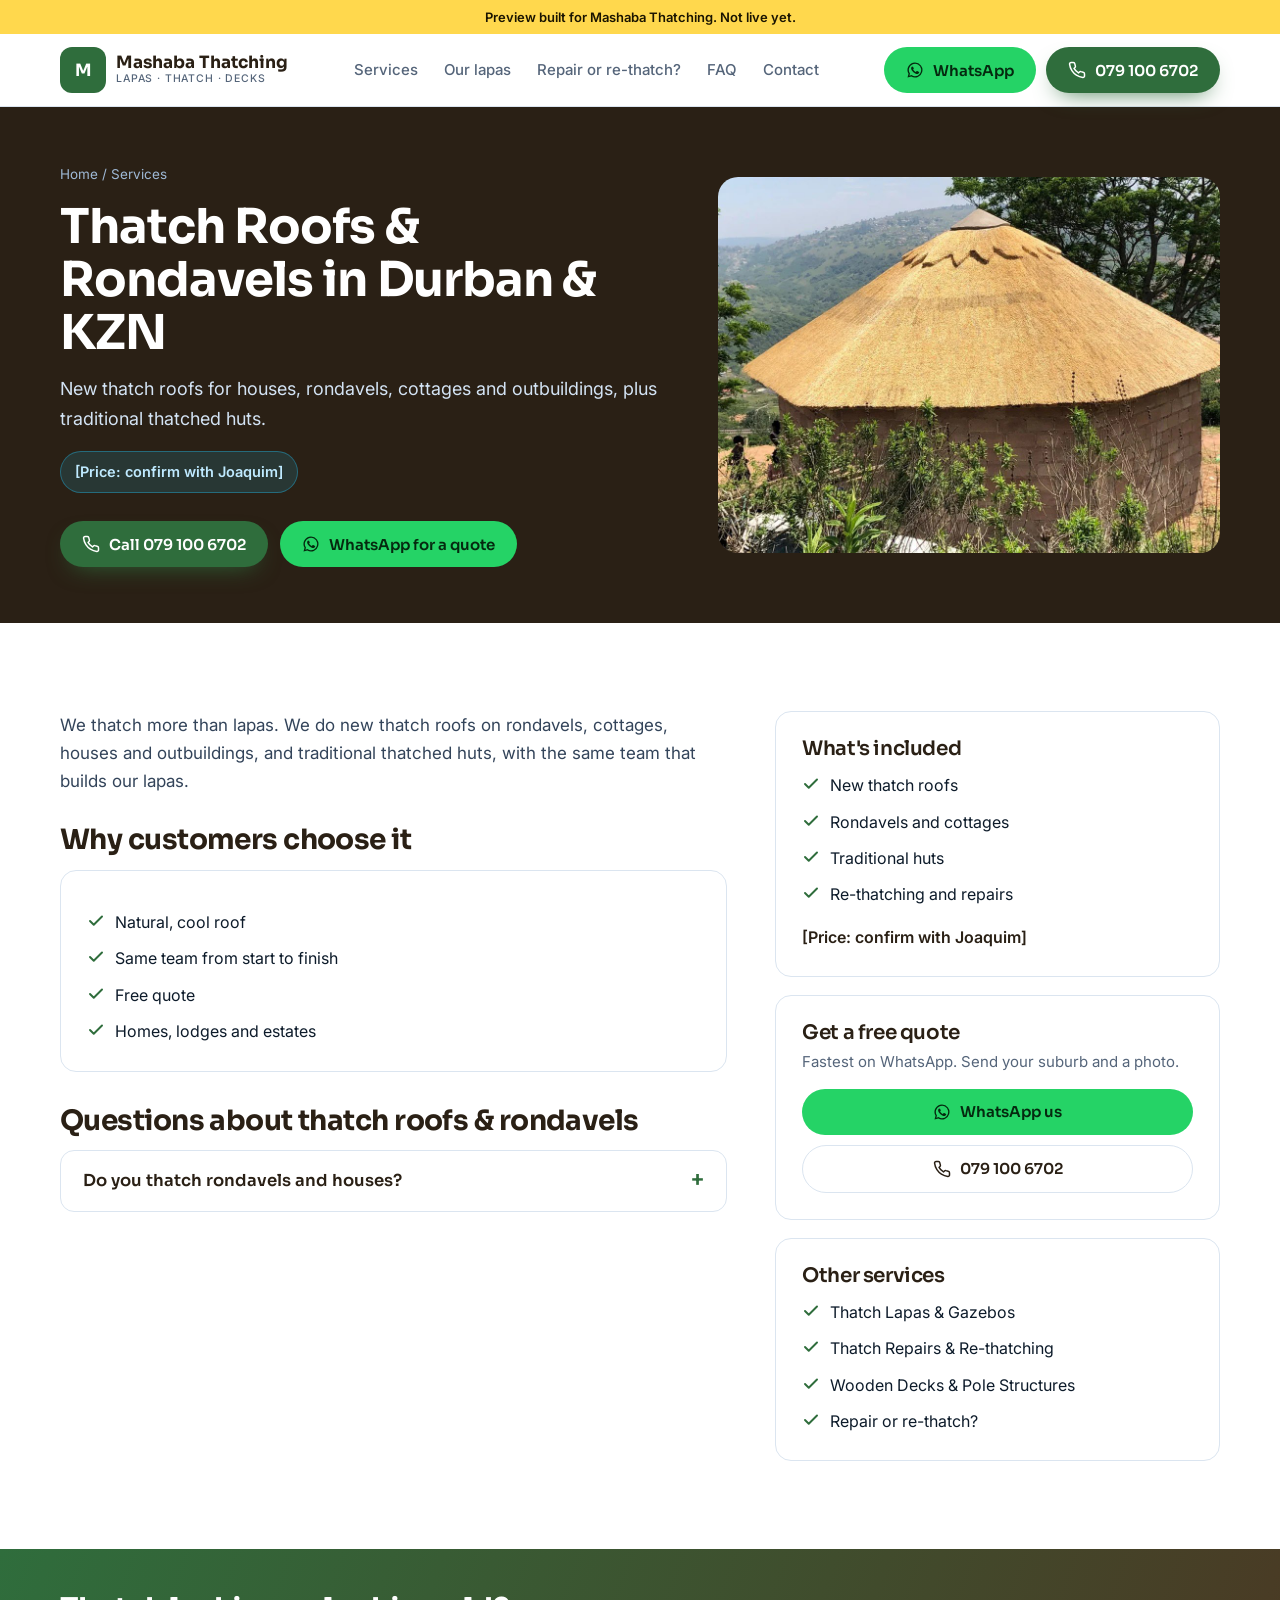
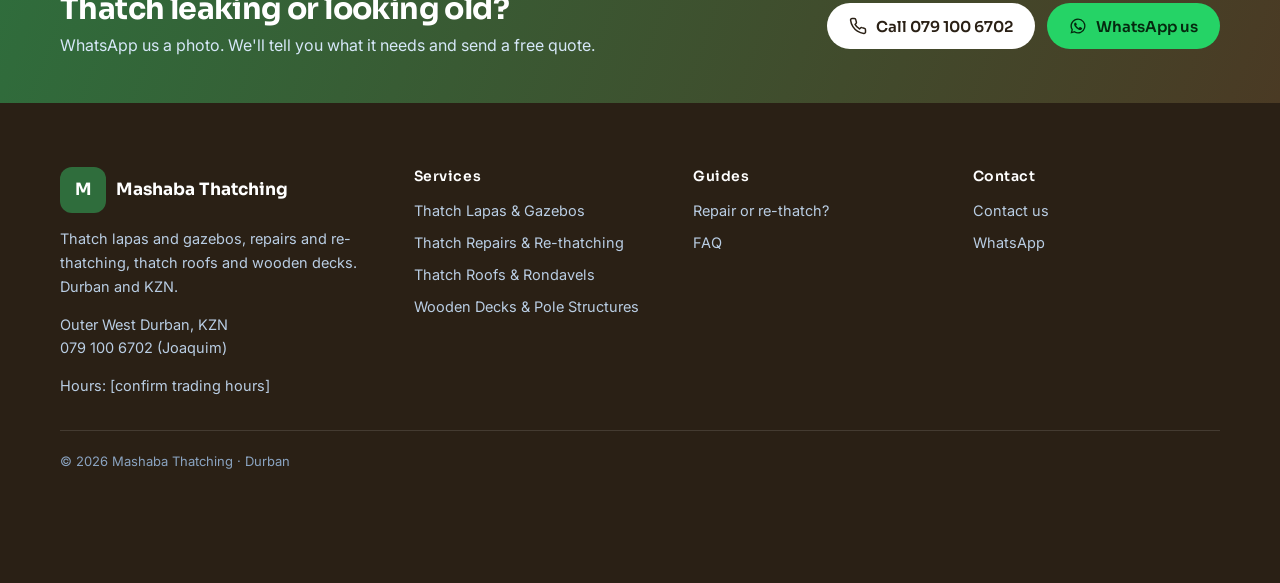
<file: services/thatch-roofs-rondavels/index.html>
<!doctype html>
<html lang="en-ZA">
<head>
<meta charset="utf-8">
<meta name="viewport" content="width=device-width, initial-scale=1">
<!-- PREVIEW: remove noindex + the preview bar when Joaquim approves and the real domain is live -->
<meta name="robots" content="noindex, nofollow">
<title>Thatch Roofs &amp; Rondavels in Durban &amp; KZN | Mashaba Thatching</title>
<meta name="description" content="New thatch roofs for houses, rondavels, cottages and outbuildings, plus traditional thatched huts. Free quotes. Call or WhatsApp Mashaba Thatching on 079 100 6702.">
<link rel="canonical" href="https://dannyschaffer.github.io/mashaba-thatching-preview/services/thatch-roofs-rondavels/">
<meta property="og:type" content="website"><meta property="og:title" content="Thatch Roofs &amp; Rondavels in Durban &amp; KZN | Mashaba Thatching"><meta property="og:description" content="New thatch roofs for houses, rondavels, cottages and outbuildings, plus traditional thatched huts. Free quotes. Call or WhatsApp Mashaba Thatching on 079 100 6702.">
<meta property="og:image" content="https://dannyschaffer.github.io/mashaba-thatching-preview/img/hero-thatch-lapa.jpg"><meta property="og:url" content="https://dannyschaffer.github.io/mashaba-thatching-preview/services/thatch-roofs-rondavels/">
<link rel="preconnect" href="https://fonts.googleapis.com"><link rel="preconnect" href="https://fonts.gstatic.com" crossorigin><link href="https://fonts.googleapis.com/css2?family=Sora:wght@500;600;700&family=Inter:wght@400;500;600&display=swap" rel="stylesheet">
<link rel="stylesheet" href="../../styles.css?v=1795510690">
<script type="application/ld+json">{"@context": "https://schema.org", "@type": "HomeAndConstructionBusiness", "@id": "https://dannyschaffer.github.io/mashaba-thatching-preview/#business", "name": "Mashaba Thatching", "description": "Thatch lapas and gazebos, thatch repairs and re-thatching, thatch roofs and rondavels, and wooden decks and pole structures in Durban and KZN.", "telephone": "+27791006702", "url": "https://dannyschaffer.github.io/mashaba-thatching-preview/", "image": "https://dannyschaffer.github.io/mashaba-thatching-preview/img/hero-thatch-lapa.jpg", "address": {"@type": "PostalAddress", "addressLocality": "Durban", "addressRegion": "KwaZulu-Natal", "addressCountry": "ZA"}, "areaServed": ["Outer West Durban", "Durban", "KwaZulu-Natal"]}</script><script type="application/ld+json">{"@context": "https://schema.org", "@type": "Service", "name": "Thatch Roofs & Rondavels", "serviceType": "Thatch Roofs & Rondavels", "description": "New thatch roofs for houses, rondavels, cottages and outbuildings, plus traditional thatched huts.", "provider": {"@id": "https://dannyschaffer.github.io/mashaba-thatching-preview/#business"}, "areaServed": ["Durban", "KwaZulu-Natal"]}</script><script type="application/ld+json">{"@context": "https://schema.org", "@type": "FAQPage", "mainEntity": [{"@type": "Question", "name": "Do you thatch rondavels and houses?", "acceptedAnswer": {"@type": "Answer", "text": "Yes. Send us photos or plans of the building and we'll come and quote."}}]}</script>
</head>
<body>
<div class="preview">Preview built for Mashaba Thatching. Not live yet.</div>
<header><div class="wrap nav">
<a class="brand" href="../../"><span class="mono">M</span><span>Mashaba Thatching<small>Lapas · Thatch · Decks</small></span></a>
<nav class="nav-links"><a href="../../#services">Services</a><a href="../../#work">Our lapas</a><a href="../../thatch-repair-or-rethatch/">Repair or re-thatch?</a><a href="../../#faq">FAQ</a><a href="../../contact/">Contact</a></nav>
<div class="nav-cta"><a class="btn btn-wa" href="https://wa.me/27791006702?text=Hi%20Joaquim%2C%20I%20would%20like%20a%20thatch%20quote."><svg viewBox="0 0 24 24" fill="currentColor" aria-hidden="true"><path d="M12 2a10 10 0 0 0-8.6 15.1L2 22l5-1.3A10 10 0 1 0 12 2Zm0 18.2a8.2 8.2 0 0 1-4.2-1.2l-.3-.2-3 .8.8-2.9-.2-.3A8.2 8.2 0 1 1 12 20.2Zm4.5-6.1c-.2-.1-1.5-.7-1.7-.8s-.4-.1-.6.1-.7.8-.8 1-.3.2-.5.1a6.7 6.7 0 0 1-3.3-2.9c-.3-.4.3-.4.7-1.4a.5.5 0 0 0 0-.4l-.8-1.9c-.2-.5-.4-.4-.6-.4h-.5a1 1 0 0 0-.7.3 3 3 0 0 0-.9 2.2 5.2 5.2 0 0 0 1.1 2.7 11.8 11.8 0 0 0 4.5 4c1.7.7 2.3.8 3.2.6a2.7 2.7 0 0 0 1.8-1.2 2.2 2.2 0 0 0 .1-1.2c0-.1-.2-.2-.4-.3Z"/></svg><span>WhatsApp</span></a><a class="btn btn-blue" href="tel:+27791006702"><svg viewBox="0 0 24 24" fill="none" stroke="currentColor" stroke-width="2" stroke-linecap="round" stroke-linejoin="round" aria-hidden="true"><path d="M22 16.9v3a2 2 0 0 1-2.2 2 19.8 19.8 0 0 1-8.6-3.1 19.5 19.5 0 0 1-6-6A19.8 19.8 0 0 1 2.1 4.2 2 2 0 0 1 4.1 2h3a2 2 0 0 1 2 1.7c.1 1 .4 1.9.7 2.8a2 2 0 0 1-.5 2.1L8 9.9a16 16 0 0 0 6 6l1.3-1.3a2 2 0 0 1 2.1-.4c.9.3 1.8.6 2.8.7a2 2 0 0 1 1.8 2Z"/></svg><span>079 100 6702</span></a></div>
</div></header>

<section class="page-hero"><div class="wrap">
<div><div class="crumbs"><a href="../../">Home</a> / <a href="../../#services">Services</a></div>
<h1>Thatch Roofs &amp; Rondavels in Durban &amp; KZN</h1><p class="lead">New thatch roofs for houses, rondavels, cottages and outbuildings, plus traditional thatched huts.</p>
<span class="tag-price">[Price: confirm with Joaquim]</span>
<div class="hero-ctas"><a class="btn btn-blue" href="tel:+27791006702"><svg viewBox="0 0 24 24" fill="none" stroke="currentColor" stroke-width="2" stroke-linecap="round" stroke-linejoin="round" aria-hidden="true"><path d="M22 16.9v3a2 2 0 0 1-2.2 2 19.8 19.8 0 0 1-8.6-3.1 19.5 19.5 0 0 1-6-6A19.8 19.8 0 0 1 2.1 4.2 2 2 0 0 1 4.1 2h3a2 2 0 0 1 2 1.7c.1 1 .4 1.9.7 2.8a2 2 0 0 1-.5 2.1L8 9.9a16 16 0 0 0 6 6l1.3-1.3a2 2 0 0 1 2.1-.4c.9.3 1.8.6 2.8.7a2 2 0 0 1 1.8 2Z"/></svg>Call 079 100 6702</a><a class="btn btn-wa" href="https://wa.me/27791006702?text=Hi%20Joaquim%2C%20I%20would%20like%20a%20quote%20for%20thatch%20roofs%20%26%20rondavels."><svg viewBox="0 0 24 24" fill="currentColor" aria-hidden="true"><path d="M12 2a10 10 0 0 0-8.6 15.1L2 22l5-1.3A10 10 0 1 0 12 2Zm0 18.2a8.2 8.2 0 0 1-4.2-1.2l-.3-.2-3 .8.8-2.9-.2-.3A8.2 8.2 0 1 1 12 20.2Zm4.5-6.1c-.2-.1-1.5-.7-1.7-.8s-.4-.1-.6.1-.7.8-.8 1-.3.2-.5.1a6.7 6.7 0 0 1-3.3-2.9c-.3-.4.3-.4.7-1.4a.5.5 0 0 0 0-.4l-.8-1.9c-.2-.5-.4-.4-.6-.4h-.5a1 1 0 0 0-.7.3 3 3 0 0 0-.9 2.2 5.2 5.2 0 0 0 1.1 2.7 11.8 11.8 0 0 0 4.5 4c1.7.7 2.3.8 3.2.6a2.7 2.7 0 0 0 1.8-1.2 2.2 2.2 0 0 0 .1-1.2c0-.1-.2-.2-.4-.3Z"/></svg>WhatsApp for a quote</a></div></div>
<img src="../../img/thatch-rondavel-roof.jpg" alt="New thatch roof on a round brick rondavel by Mashaba Thatching">
</div></section>
<section><div class="wrap two">
<div class="body"><p>We thatch more than lapas. We do new thatch roofs on rondavels, cottages, houses and outbuildings, and traditional thatched huts, with the same team that builds our lapas.</p>

<h2 style="font-size:28px;margin:30px 0 14px">Why customers choose it</h2>
<div class="box"><ul><li><svg viewBox="0 0 24 24" fill="none" stroke="currentColor" stroke-width="2.6" stroke-linecap="round" stroke-linejoin="round" aria-hidden="true"><path d="M20 6 9 17l-5-5"/></svg><span>Natural, cool roof</span></li><li><svg viewBox="0 0 24 24" fill="none" stroke="currentColor" stroke-width="2.6" stroke-linecap="round" stroke-linejoin="round" aria-hidden="true"><path d="M20 6 9 17l-5-5"/></svg><span>Same team from start to finish</span></li><li><svg viewBox="0 0 24 24" fill="none" stroke="currentColor" stroke-width="2.6" stroke-linecap="round" stroke-linejoin="round" aria-hidden="true"><path d="M20 6 9 17l-5-5"/></svg><span>Free quote</span></li><li><svg viewBox="0 0 24 24" fill="none" stroke="currentColor" stroke-width="2.6" stroke-linecap="round" stroke-linejoin="round" aria-hidden="true"><path d="M20 6 9 17l-5-5"/></svg><span>Homes, lodges and estates</span></li></ul></div>
<h2 style="font-size:28px;margin:34px 0 14px">Questions about thatch roofs &amp; rondavels</h2>
<div class="faq-list"><details><summary>Do you thatch rondavels and houses?</summary><p>Yes. Send us photos or plans of the building and we&#x27;ll come and quote.</p></details></div>
</div>
<aside><div class="box"><h3>What's included</h3><ul><li><svg viewBox="0 0 24 24" fill="none" stroke="currentColor" stroke-width="2.6" stroke-linecap="round" stroke-linejoin="round" aria-hidden="true"><path d="M20 6 9 17l-5-5"/></svg><span>New thatch roofs</span></li><li><svg viewBox="0 0 24 24" fill="none" stroke="currentColor" stroke-width="2.6" stroke-linecap="round" stroke-linejoin="round" aria-hidden="true"><path d="M20 6 9 17l-5-5"/></svg><span>Rondavels and cottages</span></li><li><svg viewBox="0 0 24 24" fill="none" stroke="currentColor" stroke-width="2.6" stroke-linecap="round" stroke-linejoin="round" aria-hidden="true"><path d="M20 6 9 17l-5-5"/></svg><span>Traditional huts</span></li><li><svg viewBox="0 0 24 24" fill="none" stroke="currentColor" stroke-width="2.6" stroke-linecap="round" stroke-linejoin="round" aria-hidden="true"><path d="M20 6 9 17l-5-5"/></svg><span>Re-thatching and repairs</span></li></ul><p style="margin-top:16px;font-weight:600;color:var(--navy)">[Price: confirm with Joaquim]</p></div>
<div class="box"><h3>Get a free quote</h3><p style="color:var(--muted);margin:6px 0 14px;font-size:15px">Fastest on WhatsApp. Send your suburb and a photo.</p><a class="btn btn-wa" style="width:100%" href="https://wa.me/27791006702?text=Hi%20Joaquim%2C%20I%20would%20like%20a%20quote%20for%20thatch%20roofs%20%26%20rondavels."><svg viewBox="0 0 24 24" fill="currentColor" aria-hidden="true"><path d="M12 2a10 10 0 0 0-8.6 15.1L2 22l5-1.3A10 10 0 1 0 12 2Zm0 18.2a8.2 8.2 0 0 1-4.2-1.2l-.3-.2-3 .8.8-2.9-.2-.3A8.2 8.2 0 1 1 12 20.2Zm4.5-6.1c-.2-.1-1.5-.7-1.7-.8s-.4-.1-.6.1-.7.8-.8 1-.3.2-.5.1a6.7 6.7 0 0 1-3.3-2.9c-.3-.4.3-.4.7-1.4a.5.5 0 0 0 0-.4l-.8-1.9c-.2-.5-.4-.4-.6-.4h-.5a1 1 0 0 0-.7.3 3 3 0 0 0-.9 2.2 5.2 5.2 0 0 0 1.1 2.7 11.8 11.8 0 0 0 4.5 4c1.7.7 2.3.8 3.2.6a2.7 2.7 0 0 0 1.8-1.2 2.2 2.2 0 0 0 .1-1.2c0-.1-.2-.2-.4-.3Z"/></svg>WhatsApp us</a><a class="btn btn-outline" style="width:100%;margin-top:10px" href="tel:+27791006702"><svg viewBox="0 0 24 24" fill="none" stroke="currentColor" stroke-width="2" stroke-linecap="round" stroke-linejoin="round" aria-hidden="true"><path d="M22 16.9v3a2 2 0 0 1-2.2 2 19.8 19.8 0 0 1-8.6-3.1 19.5 19.5 0 0 1-6-6A19.8 19.8 0 0 1 2.1 4.2 2 2 0 0 1 4.1 2h3a2 2 0 0 1 2 1.7c.1 1 .4 1.9.7 2.8a2 2 0 0 1-.5 2.1L8 9.9a16 16 0 0 0 6 6l1.3-1.3a2 2 0 0 1 2.1-.4c.9.3 1.8.6 2.8.7a2 2 0 0 1 1.8 2Z"/></svg>079 100 6702</a></div>
<div class="box"><h3>Other services</h3><ul><li><svg viewBox="0 0 24 24" fill="none" stroke="currentColor" stroke-width="2.6" stroke-linecap="round" stroke-linejoin="round" aria-hidden="true"><path d="M20 6 9 17l-5-5"/></svg><a href="../thatch-lapas-gazebos/">Thatch Lapas &amp; Gazebos</a></li><li><svg viewBox="0 0 24 24" fill="none" stroke="currentColor" stroke-width="2.6" stroke-linecap="round" stroke-linejoin="round" aria-hidden="true"><path d="M20 6 9 17l-5-5"/></svg><a href="../thatch-repairs-rethatching/">Thatch Repairs &amp; Re-thatching</a></li><li><svg viewBox="0 0 24 24" fill="none" stroke="currentColor" stroke-width="2.6" stroke-linecap="round" stroke-linejoin="round" aria-hidden="true"><path d="M20 6 9 17l-5-5"/></svg><a href="../wooden-decks-pole-structures/">Wooden Decks &amp; Pole Structures</a></li><li><svg viewBox="0 0 24 24" fill="none" stroke="currentColor" stroke-width="2.6" stroke-linecap="round" stroke-linejoin="round" aria-hidden="true"><path d="M20 6 9 17l-5-5"/></svg><a href="../../thatch-repair-or-rethatch/">Repair or re-thatch?</a></li></ul></div></aside>
</div></section>
<div class="band"><div class="wrap"><div><h2>Thatch leaking or looking old?</h2><p>WhatsApp us a photo. We&#x27;ll tell you what it needs and send a free quote.</p></div>
<div class="ctas"><a class="btn btn-white" href="tel:+27791006702"><svg viewBox="0 0 24 24" fill="none" stroke="currentColor" stroke-width="2" stroke-linecap="round" stroke-linejoin="round" aria-hidden="true"><path d="M22 16.9v3a2 2 0 0 1-2.2 2 19.8 19.8 0 0 1-8.6-3.1 19.5 19.5 0 0 1-6-6A19.8 19.8 0 0 1 2.1 4.2 2 2 0 0 1 4.1 2h3a2 2 0 0 1 2 1.7c.1 1 .4 1.9.7 2.8a2 2 0 0 1-.5 2.1L8 9.9a16 16 0 0 0 6 6l1.3-1.3a2 2 0 0 1 2.1-.4c.9.3 1.8.6 2.8.7a2 2 0 0 1 1.8 2Z"/></svg>Call 079 100 6702</a><a class="btn btn-wa" href="https://wa.me/27791006702?text=Hi%20Joaquim%2C%20I%20would%20like%20a%20thatch%20quote."><svg viewBox="0 0 24 24" fill="currentColor" aria-hidden="true"><path d="M12 2a10 10 0 0 0-8.6 15.1L2 22l5-1.3A10 10 0 1 0 12 2Zm0 18.2a8.2 8.2 0 0 1-4.2-1.2l-.3-.2-3 .8.8-2.9-.2-.3A8.2 8.2 0 1 1 12 20.2Zm4.5-6.1c-.2-.1-1.5-.7-1.7-.8s-.4-.1-.6.1-.7.8-.8 1-.3.2-.5.1a6.7 6.7 0 0 1-3.3-2.9c-.3-.4.3-.4.7-1.4a.5.5 0 0 0 0-.4l-.8-1.9c-.2-.5-.4-.4-.6-.4h-.5a1 1 0 0 0-.7.3 3 3 0 0 0-.9 2.2 5.2 5.2 0 0 0 1.1 2.7 11.8 11.8 0 0 0 4.5 4c1.7.7 2.3.8 3.2.6a2.7 2.7 0 0 0 1.8-1.2 2.2 2.2 0 0 0 .1-1.2c0-.1-.2-.2-.4-.3Z"/></svg>WhatsApp us</a></div></div></div>
<footer><div class="wrap">
<div><a class="brand" href="../../"><span class="mono">M</span><span>Mashaba Thatching</span></a>
<p style="margin-top:12px">Thatch lapas and gazebos, repairs and re-thatching, thatch roofs and wooden decks. Durban and KZN.</p>
<p style="margin-top:14px">Outer West Durban, KZN<br><a href="tel:+27791006702">079 100 6702</a> (Joaquim)</p>
<p style="margin-top:14px">Hours: [confirm trading hours]</p></div>
<div><h4>Services</h4><ul><li><a href="../../services/thatch-lapas-gazebos/">Thatch Lapas &amp; Gazebos</a></li><li><a href="../../services/thatch-repairs-rethatching/">Thatch Repairs &amp; Re-thatching</a></li><li><a href="../../services/thatch-roofs-rondavels/">Thatch Roofs &amp; Rondavels</a></li><li><a href="../../services/wooden-decks-pole-structures/">Wooden Decks &amp; Pole Structures</a></li></ul></div>
<div><h4>Guides</h4><ul><li><a href="../../thatch-repair-or-rethatch/">Repair or re-thatch?</a></li><li><a href="../../#faq">FAQ</a></li></ul></div>
<div><h4>Contact</h4><ul><li><a href="../../contact/">Contact us</a></li><li><a href="https://wa.me/27791006702?text=Hi%20Joaquim%2C%20I%20would%20like%20a%20thatch%20quote.">WhatsApp</a></li></ul></div>
<div class="legal">© 2026 Mashaba Thatching · Durban</div>
</div></footer>
<div class="mbar"><a class="btn btn-blue" href="tel:+27791006702"><svg viewBox="0 0 24 24" fill="none" stroke="currentColor" stroke-width="2" stroke-linecap="round" stroke-linejoin="round" aria-hidden="true"><path d="M22 16.9v3a2 2 0 0 1-2.2 2 19.8 19.8 0 0 1-8.6-3.1 19.5 19.5 0 0 1-6-6A19.8 19.8 0 0 1 2.1 4.2 2 2 0 0 1 4.1 2h3a2 2 0 0 1 2 1.7c.1 1 .4 1.9.7 2.8a2 2 0 0 1-.5 2.1L8 9.9a16 16 0 0 0 6 6l1.3-1.3a2 2 0 0 1 2.1-.4c.9.3 1.8.6 2.8.7a2 2 0 0 1 1.8 2Z"/></svg>Call now</a><a class="btn btn-wa" href="https://wa.me/27791006702?text=Hi%20Joaquim%2C%20I%20would%20like%20a%20thatch%20quote."><svg viewBox="0 0 24 24" fill="currentColor" aria-hidden="true"><path d="M12 2a10 10 0 0 0-8.6 15.1L2 22l5-1.3A10 10 0 1 0 12 2Zm0 18.2a8.2 8.2 0 0 1-4.2-1.2l-.3-.2-3 .8.8-2.9-.2-.3A8.2 8.2 0 1 1 12 20.2Zm4.5-6.1c-.2-.1-1.5-.7-1.7-.8s-.4-.1-.6.1-.7.8-.8 1-.3.2-.5.1a6.7 6.7 0 0 1-3.3-2.9c-.3-.4.3-.4.7-1.4a.5.5 0 0 0 0-.4l-.8-1.9c-.2-.5-.4-.4-.6-.4h-.5a1 1 0 0 0-.7.3 3 3 0 0 0-.9 2.2 5.2 5.2 0 0 0 1.1 2.7 11.8 11.8 0 0 0 4.5 4c1.7.7 2.3.8 3.2.6a2.7 2.7 0 0 0 1.8-1.2 2.2 2.2 0 0 0 .1-1.2c0-.1-.2-.2-.4-.3Z"/></svg>WhatsApp</a></div>
<script>
document.querySelectorAll('form[data-wa]').forEach(f=>f.addEventListener('submit',ev=>{ev.preventDefault();const d=new FormData(f);
const msg=`Hi Joaquim, I'd like a quote.%0AName: ${d.get('name')||''}%0APhone: ${d.get('phone')||''}%0ASuburb: ${d.get('suburb')||''}%0ANeed: ${d.get('need')||''}`;
window.open('https://wa.me/27791006702?text='+msg.replace(/ /g,'%20'),'_blank');}));
</script>
</body></html>
</file>
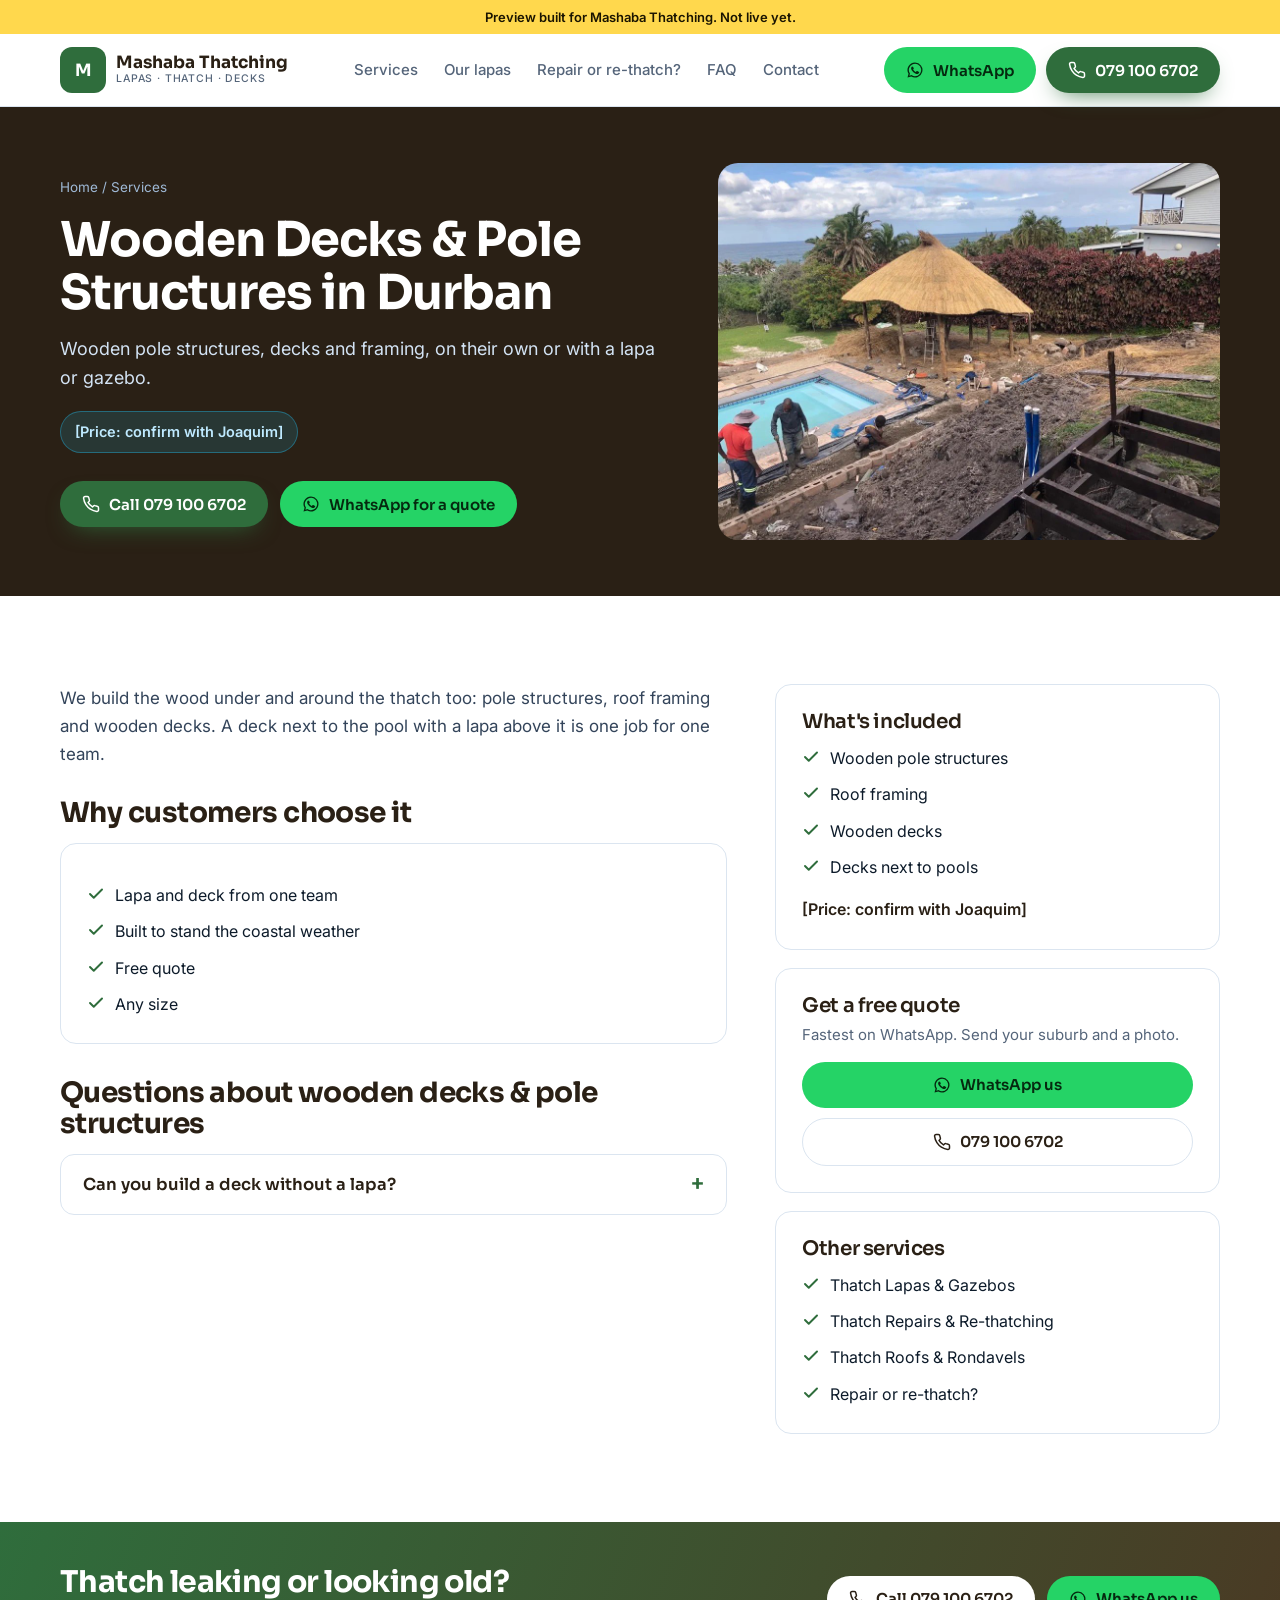
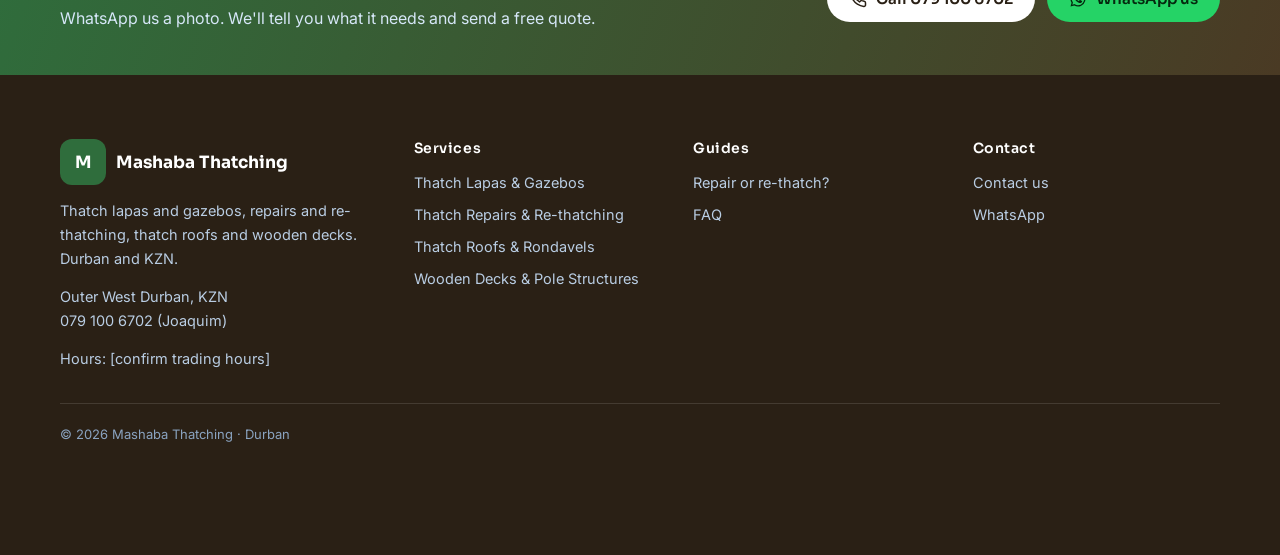
<file: services/wooden-decks-pole-structures/index.html>
<!doctype html>
<html lang="en-ZA">
<head>
<meta charset="utf-8">
<meta name="viewport" content="width=device-width, initial-scale=1">
<!-- PREVIEW: remove noindex + the preview bar when Joaquim approves and the real domain is live -->
<meta name="robots" content="noindex, nofollow">
<title>Wooden Decks &amp; Pole Structures in Durban | Mashaba Thatching</title>
<meta name="description" content="Wooden pole structures, decks and framing, on their own or with a lapa or gazebo. Free quotes. Call or WhatsApp Mashaba Thatching on 079 100 6702.">
<link rel="canonical" href="https://dannyschaffer.github.io/mashaba-thatching-preview/services/wooden-decks-pole-structures/">
<meta property="og:type" content="website"><meta property="og:title" content="Wooden Decks &amp; Pole Structures in Durban | Mashaba Thatching"><meta property="og:description" content="Wooden pole structures, decks and framing, on their own or with a lapa or gazebo. Free quotes. Call or WhatsApp Mashaba Thatching on 079 100 6702.">
<meta property="og:image" content="https://dannyschaffer.github.io/mashaba-thatching-preview/img/hero-thatch-lapa.jpg"><meta property="og:url" content="https://dannyschaffer.github.io/mashaba-thatching-preview/services/wooden-decks-pole-structures/">
<link rel="preconnect" href="https://fonts.googleapis.com"><link rel="preconnect" href="https://fonts.gstatic.com" crossorigin><link href="https://fonts.googleapis.com/css2?family=Sora:wght@500;600;700&family=Inter:wght@400;500;600&display=swap" rel="stylesheet">
<link rel="stylesheet" href="../../styles.css?v=1795510690">
<script type="application/ld+json">{"@context": "https://schema.org", "@type": "HomeAndConstructionBusiness", "@id": "https://dannyschaffer.github.io/mashaba-thatching-preview/#business", "name": "Mashaba Thatching", "description": "Thatch lapas and gazebos, thatch repairs and re-thatching, thatch roofs and rondavels, and wooden decks and pole structures in Durban and KZN.", "telephone": "+27791006702", "url": "https://dannyschaffer.github.io/mashaba-thatching-preview/", "image": "https://dannyschaffer.github.io/mashaba-thatching-preview/img/hero-thatch-lapa.jpg", "address": {"@type": "PostalAddress", "addressLocality": "Durban", "addressRegion": "KwaZulu-Natal", "addressCountry": "ZA"}, "areaServed": ["Outer West Durban", "Durban", "KwaZulu-Natal"]}</script><script type="application/ld+json">{"@context": "https://schema.org", "@type": "Service", "name": "Wooden Decks & Pole Structures", "serviceType": "Wooden Decks & Pole Structures", "description": "Wooden pole structures, decks and framing, on their own or with a lapa or gazebo.", "provider": {"@id": "https://dannyschaffer.github.io/mashaba-thatching-preview/#business"}, "areaServed": ["Durban", "KwaZulu-Natal"]}</script><script type="application/ld+json">{"@context": "https://schema.org", "@type": "FAQPage", "mainEntity": [{"@type": "Question", "name": "Can you build a deck without a lapa?", "acceptedAnswer": {"@type": "Answer", "text": "Yes. Tell us the size and where it goes and we'll quote. [Joaquim to confirm.]"}}]}</script>
</head>
<body>
<div class="preview">Preview built for Mashaba Thatching. Not live yet.</div>
<header><div class="wrap nav">
<a class="brand" href="../../"><span class="mono">M</span><span>Mashaba Thatching<small>Lapas · Thatch · Decks</small></span></a>
<nav class="nav-links"><a href="../../#services">Services</a><a href="../../#work">Our lapas</a><a href="../../thatch-repair-or-rethatch/">Repair or re-thatch?</a><a href="../../#faq">FAQ</a><a href="../../contact/">Contact</a></nav>
<div class="nav-cta"><a class="btn btn-wa" href="https://wa.me/27791006702?text=Hi%20Joaquim%2C%20I%20would%20like%20a%20thatch%20quote."><svg viewBox="0 0 24 24" fill="currentColor" aria-hidden="true"><path d="M12 2a10 10 0 0 0-8.6 15.1L2 22l5-1.3A10 10 0 1 0 12 2Zm0 18.2a8.2 8.2 0 0 1-4.2-1.2l-.3-.2-3 .8.8-2.9-.2-.3A8.2 8.2 0 1 1 12 20.2Zm4.5-6.1c-.2-.1-1.5-.7-1.7-.8s-.4-.1-.6.1-.7.8-.8 1-.3.2-.5.1a6.7 6.7 0 0 1-3.3-2.9c-.3-.4.3-.4.7-1.4a.5.5 0 0 0 0-.4l-.8-1.9c-.2-.5-.4-.4-.6-.4h-.5a1 1 0 0 0-.7.3 3 3 0 0 0-.9 2.2 5.2 5.2 0 0 0 1.1 2.7 11.8 11.8 0 0 0 4.5 4c1.7.7 2.3.8 3.2.6a2.7 2.7 0 0 0 1.8-1.2 2.2 2.2 0 0 0 .1-1.2c0-.1-.2-.2-.4-.3Z"/></svg><span>WhatsApp</span></a><a class="btn btn-blue" href="tel:+27791006702"><svg viewBox="0 0 24 24" fill="none" stroke="currentColor" stroke-width="2" stroke-linecap="round" stroke-linejoin="round" aria-hidden="true"><path d="M22 16.9v3a2 2 0 0 1-2.2 2 19.8 19.8 0 0 1-8.6-3.1 19.5 19.5 0 0 1-6-6A19.8 19.8 0 0 1 2.1 4.2 2 2 0 0 1 4.1 2h3a2 2 0 0 1 2 1.7c.1 1 .4 1.9.7 2.8a2 2 0 0 1-.5 2.1L8 9.9a16 16 0 0 0 6 6l1.3-1.3a2 2 0 0 1 2.1-.4c.9.3 1.8.6 2.8.7a2 2 0 0 1 1.8 2Z"/></svg><span>079 100 6702</span></a></div>
</div></header>

<section class="page-hero"><div class="wrap">
<div><div class="crumbs"><a href="../../">Home</a> / <a href="../../#services">Services</a></div>
<h1>Wooden Decks &amp; Pole Structures in Durban</h1><p class="lead">Wooden pole structures, decks and framing, on their own or with a lapa or gazebo.</p>
<span class="tag-price">[Price: confirm with Joaquim]</span>
<div class="hero-ctas"><a class="btn btn-blue" href="tel:+27791006702"><svg viewBox="0 0 24 24" fill="none" stroke="currentColor" stroke-width="2" stroke-linecap="round" stroke-linejoin="round" aria-hidden="true"><path d="M22 16.9v3a2 2 0 0 1-2.2 2 19.8 19.8 0 0 1-8.6-3.1 19.5 19.5 0 0 1-6-6A19.8 19.8 0 0 1 2.1 4.2 2 2 0 0 1 4.1 2h3a2 2 0 0 1 2 1.7c.1 1 .4 1.9.7 2.8a2 2 0 0 1-.5 2.1L8 9.9a16 16 0 0 0 6 6l1.3-1.3a2 2 0 0 1 2.1-.4c.9.3 1.8.6 2.8.7a2 2 0 0 1 1.8 2Z"/></svg>Call 079 100 6702</a><a class="btn btn-wa" href="https://wa.me/27791006702?text=Hi%20Joaquim%2C%20I%20would%20like%20a%20quote%20for%20wooden%20decks%20%26%20pole%20structures."><svg viewBox="0 0 24 24" fill="currentColor" aria-hidden="true"><path d="M12 2a10 10 0 0 0-8.6 15.1L2 22l5-1.3A10 10 0 1 0 12 2Zm0 18.2a8.2 8.2 0 0 1-4.2-1.2l-.3-.2-3 .8.8-2.9-.2-.3A8.2 8.2 0 1 1 12 20.2Zm4.5-6.1c-.2-.1-1.5-.7-1.7-.8s-.4-.1-.6.1-.7.8-.8 1-.3.2-.5.1a6.7 6.7 0 0 1-3.3-2.9c-.3-.4.3-.4.7-1.4a.5.5 0 0 0 0-.4l-.8-1.9c-.2-.5-.4-.4-.6-.4h-.5a1 1 0 0 0-.7.3 3 3 0 0 0-.9 2.2 5.2 5.2 0 0 0 1.1 2.7 11.8 11.8 0 0 0 4.5 4c1.7.7 2.3.8 3.2.6a2.7 2.7 0 0 0 1.8-1.2 2.2 2.2 0 0 0 .1-1.2c0-.1-.2-.2-.4-.3Z"/></svg>WhatsApp for a quote</a></div></div>
<img src="../../img/lapa-pool-deck-build.jpg" alt="Mashaba Thatching team building a wooden deck next to a pool and thatch lapa">
</div></section>
<section><div class="wrap two">
<div class="body"><p>We build the wood under and around the thatch too: pole structures, roof framing and wooden decks. A deck next to the pool with a lapa above it is one job for one team.</p>

<h2 style="font-size:28px;margin:30px 0 14px">Why customers choose it</h2>
<div class="box"><ul><li><svg viewBox="0 0 24 24" fill="none" stroke="currentColor" stroke-width="2.6" stroke-linecap="round" stroke-linejoin="round" aria-hidden="true"><path d="M20 6 9 17l-5-5"/></svg><span>Lapa and deck from one team</span></li><li><svg viewBox="0 0 24 24" fill="none" stroke="currentColor" stroke-width="2.6" stroke-linecap="round" stroke-linejoin="round" aria-hidden="true"><path d="M20 6 9 17l-5-5"/></svg><span>Built to stand the coastal weather</span></li><li><svg viewBox="0 0 24 24" fill="none" stroke="currentColor" stroke-width="2.6" stroke-linecap="round" stroke-linejoin="round" aria-hidden="true"><path d="M20 6 9 17l-5-5"/></svg><span>Free quote</span></li><li><svg viewBox="0 0 24 24" fill="none" stroke="currentColor" stroke-width="2.6" stroke-linecap="round" stroke-linejoin="round" aria-hidden="true"><path d="M20 6 9 17l-5-5"/></svg><span>Any size</span></li></ul></div>
<h2 style="font-size:28px;margin:34px 0 14px">Questions about wooden decks &amp; pole structures</h2>
<div class="faq-list"><details><summary>Can you build a deck without a lapa?</summary><p>Yes. Tell us the size and where it goes and we&#x27;ll quote. [Joaquim to confirm.]</p></details></div>
</div>
<aside><div class="box"><h3>What's included</h3><ul><li><svg viewBox="0 0 24 24" fill="none" stroke="currentColor" stroke-width="2.6" stroke-linecap="round" stroke-linejoin="round" aria-hidden="true"><path d="M20 6 9 17l-5-5"/></svg><span>Wooden pole structures</span></li><li><svg viewBox="0 0 24 24" fill="none" stroke="currentColor" stroke-width="2.6" stroke-linecap="round" stroke-linejoin="round" aria-hidden="true"><path d="M20 6 9 17l-5-5"/></svg><span>Roof framing</span></li><li><svg viewBox="0 0 24 24" fill="none" stroke="currentColor" stroke-width="2.6" stroke-linecap="round" stroke-linejoin="round" aria-hidden="true"><path d="M20 6 9 17l-5-5"/></svg><span>Wooden decks</span></li><li><svg viewBox="0 0 24 24" fill="none" stroke="currentColor" stroke-width="2.6" stroke-linecap="round" stroke-linejoin="round" aria-hidden="true"><path d="M20 6 9 17l-5-5"/></svg><span>Decks next to pools</span></li></ul><p style="margin-top:16px;font-weight:600;color:var(--navy)">[Price: confirm with Joaquim]</p></div>
<div class="box"><h3>Get a free quote</h3><p style="color:var(--muted);margin:6px 0 14px;font-size:15px">Fastest on WhatsApp. Send your suburb and a photo.</p><a class="btn btn-wa" style="width:100%" href="https://wa.me/27791006702?text=Hi%20Joaquim%2C%20I%20would%20like%20a%20quote%20for%20wooden%20decks%20%26%20pole%20structures."><svg viewBox="0 0 24 24" fill="currentColor" aria-hidden="true"><path d="M12 2a10 10 0 0 0-8.6 15.1L2 22l5-1.3A10 10 0 1 0 12 2Zm0 18.2a8.2 8.2 0 0 1-4.2-1.2l-.3-.2-3 .8.8-2.9-.2-.3A8.2 8.2 0 1 1 12 20.2Zm4.5-6.1c-.2-.1-1.5-.7-1.7-.8s-.4-.1-.6.1-.7.8-.8 1-.3.2-.5.1a6.7 6.7 0 0 1-3.3-2.9c-.3-.4.3-.4.7-1.4a.5.5 0 0 0 0-.4l-.8-1.9c-.2-.5-.4-.4-.6-.4h-.5a1 1 0 0 0-.7.3 3 3 0 0 0-.9 2.2 5.2 5.2 0 0 0 1.1 2.7 11.8 11.8 0 0 0 4.5 4c1.7.7 2.3.8 3.2.6a2.7 2.7 0 0 0 1.8-1.2 2.2 2.2 0 0 0 .1-1.2c0-.1-.2-.2-.4-.3Z"/></svg>WhatsApp us</a><a class="btn btn-outline" style="width:100%;margin-top:10px" href="tel:+27791006702"><svg viewBox="0 0 24 24" fill="none" stroke="currentColor" stroke-width="2" stroke-linecap="round" stroke-linejoin="round" aria-hidden="true"><path d="M22 16.9v3a2 2 0 0 1-2.2 2 19.8 19.8 0 0 1-8.6-3.1 19.5 19.5 0 0 1-6-6A19.8 19.8 0 0 1 2.1 4.2 2 2 0 0 1 4.1 2h3a2 2 0 0 1 2 1.7c.1 1 .4 1.9.7 2.8a2 2 0 0 1-.5 2.1L8 9.9a16 16 0 0 0 6 6l1.3-1.3a2 2 0 0 1 2.1-.4c.9.3 1.8.6 2.8.7a2 2 0 0 1 1.8 2Z"/></svg>079 100 6702</a></div>
<div class="box"><h3>Other services</h3><ul><li><svg viewBox="0 0 24 24" fill="none" stroke="currentColor" stroke-width="2.6" stroke-linecap="round" stroke-linejoin="round" aria-hidden="true"><path d="M20 6 9 17l-5-5"/></svg><a href="../thatch-lapas-gazebos/">Thatch Lapas &amp; Gazebos</a></li><li><svg viewBox="0 0 24 24" fill="none" stroke="currentColor" stroke-width="2.6" stroke-linecap="round" stroke-linejoin="round" aria-hidden="true"><path d="M20 6 9 17l-5-5"/></svg><a href="../thatch-repairs-rethatching/">Thatch Repairs &amp; Re-thatching</a></li><li><svg viewBox="0 0 24 24" fill="none" stroke="currentColor" stroke-width="2.6" stroke-linecap="round" stroke-linejoin="round" aria-hidden="true"><path d="M20 6 9 17l-5-5"/></svg><a href="../thatch-roofs-rondavels/">Thatch Roofs &amp; Rondavels</a></li><li><svg viewBox="0 0 24 24" fill="none" stroke="currentColor" stroke-width="2.6" stroke-linecap="round" stroke-linejoin="round" aria-hidden="true"><path d="M20 6 9 17l-5-5"/></svg><a href="../../thatch-repair-or-rethatch/">Repair or re-thatch?</a></li></ul></div></aside>
</div></section>
<div class="band"><div class="wrap"><div><h2>Thatch leaking or looking old?</h2><p>WhatsApp us a photo. We&#x27;ll tell you what it needs and send a free quote.</p></div>
<div class="ctas"><a class="btn btn-white" href="tel:+27791006702"><svg viewBox="0 0 24 24" fill="none" stroke="currentColor" stroke-width="2" stroke-linecap="round" stroke-linejoin="round" aria-hidden="true"><path d="M22 16.9v3a2 2 0 0 1-2.2 2 19.8 19.8 0 0 1-8.6-3.1 19.5 19.5 0 0 1-6-6A19.8 19.8 0 0 1 2.1 4.2 2 2 0 0 1 4.1 2h3a2 2 0 0 1 2 1.7c.1 1 .4 1.9.7 2.8a2 2 0 0 1-.5 2.1L8 9.9a16 16 0 0 0 6 6l1.3-1.3a2 2 0 0 1 2.1-.4c.9.3 1.8.6 2.8.7a2 2 0 0 1 1.8 2Z"/></svg>Call 079 100 6702</a><a class="btn btn-wa" href="https://wa.me/27791006702?text=Hi%20Joaquim%2C%20I%20would%20like%20a%20thatch%20quote."><svg viewBox="0 0 24 24" fill="currentColor" aria-hidden="true"><path d="M12 2a10 10 0 0 0-8.6 15.1L2 22l5-1.3A10 10 0 1 0 12 2Zm0 18.2a8.2 8.2 0 0 1-4.2-1.2l-.3-.2-3 .8.8-2.9-.2-.3A8.2 8.2 0 1 1 12 20.2Zm4.5-6.1c-.2-.1-1.5-.7-1.7-.8s-.4-.1-.6.1-.7.8-.8 1-.3.2-.5.1a6.7 6.7 0 0 1-3.3-2.9c-.3-.4.3-.4.7-1.4a.5.5 0 0 0 0-.4l-.8-1.9c-.2-.5-.4-.4-.6-.4h-.5a1 1 0 0 0-.7.3 3 3 0 0 0-.9 2.2 5.2 5.2 0 0 0 1.1 2.7 11.8 11.8 0 0 0 4.5 4c1.7.7 2.3.8 3.2.6a2.7 2.7 0 0 0 1.8-1.2 2.2 2.2 0 0 0 .1-1.2c0-.1-.2-.2-.4-.3Z"/></svg>WhatsApp us</a></div></div></div>
<footer><div class="wrap">
<div><a class="brand" href="../../"><span class="mono">M</span><span>Mashaba Thatching</span></a>
<p style="margin-top:12px">Thatch lapas and gazebos, repairs and re-thatching, thatch roofs and wooden decks. Durban and KZN.</p>
<p style="margin-top:14px">Outer West Durban, KZN<br><a href="tel:+27791006702">079 100 6702</a> (Joaquim)</p>
<p style="margin-top:14px">Hours: [confirm trading hours]</p></div>
<div><h4>Services</h4><ul><li><a href="../../services/thatch-lapas-gazebos/">Thatch Lapas &amp; Gazebos</a></li><li><a href="../../services/thatch-repairs-rethatching/">Thatch Repairs &amp; Re-thatching</a></li><li><a href="../../services/thatch-roofs-rondavels/">Thatch Roofs &amp; Rondavels</a></li><li><a href="../../services/wooden-decks-pole-structures/">Wooden Decks &amp; Pole Structures</a></li></ul></div>
<div><h4>Guides</h4><ul><li><a href="../../thatch-repair-or-rethatch/">Repair or re-thatch?</a></li><li><a href="../../#faq">FAQ</a></li></ul></div>
<div><h4>Contact</h4><ul><li><a href="../../contact/">Contact us</a></li><li><a href="https://wa.me/27791006702?text=Hi%20Joaquim%2C%20I%20would%20like%20a%20thatch%20quote.">WhatsApp</a></li></ul></div>
<div class="legal">© 2026 Mashaba Thatching · Durban</div>
</div></footer>
<div class="mbar"><a class="btn btn-blue" href="tel:+27791006702"><svg viewBox="0 0 24 24" fill="none" stroke="currentColor" stroke-width="2" stroke-linecap="round" stroke-linejoin="round" aria-hidden="true"><path d="M22 16.9v3a2 2 0 0 1-2.2 2 19.8 19.8 0 0 1-8.6-3.1 19.5 19.5 0 0 1-6-6A19.8 19.8 0 0 1 2.1 4.2 2 2 0 0 1 4.1 2h3a2 2 0 0 1 2 1.7c.1 1 .4 1.9.7 2.8a2 2 0 0 1-.5 2.1L8 9.9a16 16 0 0 0 6 6l1.3-1.3a2 2 0 0 1 2.1-.4c.9.3 1.8.6 2.8.7a2 2 0 0 1 1.8 2Z"/></svg>Call now</a><a class="btn btn-wa" href="https://wa.me/27791006702?text=Hi%20Joaquim%2C%20I%20would%20like%20a%20thatch%20quote."><svg viewBox="0 0 24 24" fill="currentColor" aria-hidden="true"><path d="M12 2a10 10 0 0 0-8.6 15.1L2 22l5-1.3A10 10 0 1 0 12 2Zm0 18.2a8.2 8.2 0 0 1-4.2-1.2l-.3-.2-3 .8.8-2.9-.2-.3A8.2 8.2 0 1 1 12 20.2Zm4.5-6.1c-.2-.1-1.5-.7-1.7-.8s-.4-.1-.6.1-.7.8-.8 1-.3.2-.5.1a6.7 6.7 0 0 1-3.3-2.9c-.3-.4.3-.4.7-1.4a.5.5 0 0 0 0-.4l-.8-1.9c-.2-.5-.4-.4-.6-.4h-.5a1 1 0 0 0-.7.3 3 3 0 0 0-.9 2.2 5.2 5.2 0 0 0 1.1 2.7 11.8 11.8 0 0 0 4.5 4c1.7.7 2.3.8 3.2.6a2.7 2.7 0 0 0 1.8-1.2 2.2 2.2 0 0 0 .1-1.2c0-.1-.2-.2-.4-.3Z"/></svg>WhatsApp</a></div>
<script>
document.querySelectorAll('form[data-wa]').forEach(f=>f.addEventListener('submit',ev=>{ev.preventDefault();const d=new FormData(f);
const msg=`Hi Joaquim, I'd like a quote.%0AName: ${d.get('name')||''}%0APhone: ${d.get('phone')||''}%0ASuburb: ${d.get('suburb')||''}%0ANeed: ${d.get('need')||''}`;
window.open('https://wa.me/27791006702?text='+msg.replace(/ /g,'%20'),'_blank');}));
</script>
</body></html>
</file>
<file: styles.css>
:root{--navy:#0a2342;--navy-2:#123a66;--blue:#1673d1;--blue-d:#0f5bab;--aqua:#22b8e8;--sky:#eaf4fd;--sky-2:#d7eafb;--ink:#0d1b2a;--muted:#55657a;--line:#dbe5f0;--paper:#fff;--wa:#25d366;--r:16px}
*{box-sizing:border-box;margin:0;padding:0}
html{scroll-behavior:smooth}
body{background:var(--paper);color:var(--ink);font:400 16px/1.65 Inter,system-ui,sans-serif;-webkit-font-smoothing:antialiased}
img{display:block;max-width:100%}
a{color:inherit;text-decoration:none}
.wrap{width:min(1160px,100% - 32px);margin-inline:auto}
h1,h2,h3{font-family:Sora,Inter,sans-serif;line-height:1.1;letter-spacing:-.02em;color:var(--navy)}
h2{font-size:clamp(28px,4vw,42px);font-weight:700}
h3{font-size:20px;font-weight:600}
.eyebrow{font:600 12px/1 Sora,sans-serif;letter-spacing:.14em;text-transform:uppercase;color:var(--blue);margin-bottom:14px;display:block}
.lead{color:var(--muted);font-size:18px;max-width:62ch}
section{padding:88px 0}
.sec-head{margin-bottom:40px;max-width:720px}
.sec-head p{margin-top:12px}
.preview{background:#ffd84d;color:#1a1400;font:600 13px/1.4 Inter,sans-serif;text-align:center;padding:8px 16px}
.topstrip{background:var(--navy);color:#cfe1f5;font-size:13px}
.topstrip .wrap{display:flex;justify-content:space-between;gap:12px;padding:8px 0}
.topstrip a{color:#fff;font-weight:600}
header{position:sticky;top:0;z-index:50;background:rgba(255,255,255,.94);backdrop-filter:blur(12px);border-bottom:1px solid var(--line)}
.nav{display:flex;align-items:center;justify-content:space-between;height:72px;gap:16px}
.brand{display:flex;align-items:center;gap:10px;font:700 17px/1.05 Sora,sans-serif;color:var(--navy)}
.brand img{width:46px;height:46px;border-radius:50%}
.brand small{display:block;font:500 10.5px/1.3 Inter,sans-serif;letter-spacing:.08em;color:var(--muted);text-transform:uppercase}
.nav-links{display:flex;gap:26px;font-weight:500;color:var(--muted);font-size:15px}
.nav-links a:hover{color:var(--blue)}
.nav-cta{display:flex;gap:10px;align-items:center}
.btn{display:inline-flex;align-items:center;justify-content:center;gap:9px;padding:14px 22px;border-radius:999px;font:600 15px/1 Sora,sans-serif;transition:transform .15s,background .15s,box-shadow .15s;cursor:pointer;border:0}
.btn svg{width:18px;height:18px;flex:none}
.btn-blue{background:var(--blue);color:#fff;box-shadow:0 10px 24px -12px var(--blue)}
.btn-blue:hover{background:var(--blue-d);transform:translateY(-1px)}
.btn-wa{background:var(--wa);color:#05290f}
.btn-wa:hover{transform:translateY(-1px);filter:brightness(1.04)}
.btn-line{border:1.5px solid rgba(255,255,255,.5);color:#fff}
.btn-line:hover{border-color:#fff}
.btn-outline{border:1.5px solid var(--line);color:var(--navy);background:#fff}
.btn-outline:hover{border-color:var(--blue);color:var(--blue)}
@media (max-width:900px){.nav-links{display:none}.nav-cta .btn-wa{display:none}.topstrip .hide-m{display:none}}
@media (max-width:600px){.nav-cta .btn span{display:none}.nav-cta .btn{padding:13px}.brand{font-size:15.5px}}
.hero{position:relative;overflow:hidden;color:#fff;padding:64px 0 72px;background:var(--navy)}
.hero-bg{position:absolute;inset:0;background:var(--hero) center 35%/cover;filter:blur(1px);transform:scale(1.02)}
.hero::after{content:"";position:absolute;inset:0;background:linear-gradient(100deg,rgba(10,35,66,.94) 0%,rgba(10,35,66,.78) 45%,rgba(10,35,66,.35) 100%)}
.hero .wrap{position:relative;z-index:1;display:grid;grid-template-columns:1.15fr .85fr;gap:48px;align-items:center}
.hero h1{color:#fff;font-size:clamp(34px,5.2vw,58px);font-weight:700;margin-bottom:18px}
.hero h1 em{font-style:normal;color:var(--aqua)}
.hero .lead{color:#d3e3f4}
.hero-ctas{display:flex;flex-wrap:wrap;gap:12px;margin-top:28px}
.hero-points{display:flex;flex-wrap:wrap;gap:10px 22px;margin-top:28px;font-size:14.5px;color:#d3e3f4}
.hero-points span{display:flex;align-items:center;gap:8px}
.hero-points svg{width:16px;height:16px;color:var(--aqua)}
.card-form{background:#fff;color:var(--ink);border-radius:20px;padding:26px;box-shadow:0 30px 60px -30px rgba(0,0,0,.6)}
.card-form h2{font-size:22px;margin-bottom:4px}
.card-form p.small{color:var(--muted);font-size:14px;margin-bottom:16px}
.field{display:block;margin-bottom:12px}
.field span{display:block;font-size:13px;font-weight:600;color:var(--navy);margin-bottom:5px}
.field input,.field select,.field textarea{width:100%;border:1.5px solid var(--line);border-radius:12px;padding:12px 14px;font:inherit;font-size:15px;background:#fbfdff;color:var(--ink)}
.field input:focus,.field select:focus,.field textarea:focus{outline:none;border-color:var(--blue);background:#fff}
.card-form .btn{width:100%;margin-top:4px}
.form-note{font-size:12.5px;color:var(--muted);margin-top:10px;text-align:center}
.trust{background:var(--sky);border-bottom:1px solid var(--sky-2)}
.trust .wrap{display:grid;grid-template-columns:repeat(4,1fr);gap:18px;padding:26px 0}
.trust div{display:flex;gap:12px;align-items:flex-start;font-size:14.5px;color:var(--navy);font-weight:500;line-height:1.4}
.trust svg{width:22px;height:22px;color:var(--blue);flex:none;background:#fff;border-radius:50%;padding:4px}
@media (max-width:900px){.hero .wrap{grid-template-columns:1fr}.trust .wrap{grid-template-columns:1fr 1fr}}
.prices{background:#fff}
.price-grid{display:grid;grid-template-columns:repeat(3,1fr);gap:20px}
.price{border:1.5px solid var(--line);border-radius:var(--r);padding:28px;display:flex;flex-direction:column;background:#fff}
.price.feature{border-color:var(--blue);box-shadow:0 20px 50px -30px var(--blue);position:relative}
.price.feature::before{content:"Most popular";position:absolute;top:-12px;left:24px;background:var(--blue);color:#fff;font:600 11px/1 Sora,sans-serif;letter-spacing:.08em;text-transform:uppercase;padding:7px 10px;border-radius:999px}
.price h3{margin-bottom:6px}
.price .amt{font:700 34px/1.1 Sora,sans-serif;color:var(--navy);margin:10px 0 4px}
.price .amt small{font:500 14px Inter,sans-serif;color:var(--muted)}
.price ul{list-style:none;margin:16px 0 22px;display:grid;gap:8px;font-size:15px}
.price li{display:flex;gap:9px;align-items:flex-start}
.price li svg{width:17px;height:17px;color:var(--blue);flex:none;margin-top:3px}
.price .btn{margin-top:auto}
@media (max-width:900px){.price-grid{grid-template-columns:1fr}}
.band{background:linear-gradient(110deg,var(--blue) 0%,var(--navy-2) 100%);color:#fff;padding:44px 0}
.band .wrap{display:flex;align-items:center;justify-content:space-between;gap:24px;flex-wrap:wrap}
.band h2{color:#fff;font-size:clamp(22px,3vw,30px)}
.band p{color:#d6e7f8;margin-top:6px}
.band .ctas{display:flex;gap:12px;flex-wrap:wrap}
.band .btn-white{background:#fff;color:var(--navy)}
.svc-grid{display:grid;grid-template-columns:repeat(3,1fr);gap:20px}
.svc{border-radius:var(--r);overflow:hidden;background:#fff;border:1px solid var(--line);display:flex;flex-direction:column;transition:transform .2s,box-shadow .2s}
.svc:hover{transform:translateY(-3px);box-shadow:0 24px 40px -28px rgba(10,35,66,.5)}
.svc img{aspect-ratio:4/3;object-fit:cover;width:100%}
.svc div{padding:20px 22px 24px}
.svc p{color:var(--muted);font-size:15px;margin:8px 0 14px}
.svc .more{color:var(--blue);font-weight:600;font-size:14.5px}
@media (max-width:900px){.svc-grid{grid-template-columns:1fr 1fr}}
@media (max-width:600px){.svc-grid{grid-template-columns:1fr}}
.about{background:var(--sky)}
.about .wrap{display:grid;grid-template-columns:1fr 1fr;gap:56px;align-items:center}
.about img{border-radius:20px;aspect-ratio:1;object-fit:cover;width:100%}
.about p{margin-top:14px;color:#33445a}
.about .owner{margin-top:22px;padding:18px 20px;border-left:4px solid var(--blue);background:#fff;border-radius:0 12px 12px 0;font-size:15px;color:var(--navy)}
@media (max-width:900px){.about .wrap{grid-template-columns:1fr}}
.gallery{display:grid;grid-template-columns:repeat(4,1fr);gap:14px}
.gallery figure{position:relative;border-radius:14px;overflow:hidden}
.gallery img{aspect-ratio:1;object-fit:cover;width:100%;transition:transform .4s}
.gallery figure:hover img{transform:scale(1.04)}
.gallery figcaption{position:absolute;inset:auto 0 0 0;padding:28px 12px 10px;font-size:13px;font-weight:500;color:#fff;background:linear-gradient(transparent,rgba(10,35,66,.85))}
@media (max-width:900px){.gallery{grid-template-columns:1fr 1fr}}
.recent{margin-top:28px;display:flex;flex-wrap:wrap;gap:10px;align-items:center;color:var(--muted);font-size:14.5px}
.chip{border:1px solid var(--line);border-radius:999px;padding:7px 14px;font-size:14px;color:var(--navy);background:#fff}
.chip:hover{border-color:var(--blue);color:var(--blue)}
.reviews{background:var(--sky)}
.review-slot{border:2px dashed #9cc3ea;border-radius:var(--r);padding:36px;text-align:center;background:#fff}
.review-slot h3{margin-bottom:8px}
.review-slot p{color:var(--muted);max-width:56ch;margin:0 auto}
.steps{display:grid;grid-template-columns:repeat(4,1fr);gap:20px;counter-reset:s}
.step{padding:26px;border-radius:var(--r);background:#fff;border:1px solid var(--line)}
.step::before{counter-increment:s;content:counter(s);display:grid;place-items:center;width:40px;height:40px;border-radius:50%;background:var(--sky);color:var(--blue);font:700 17px Sora,sans-serif;margin-bottom:14px}
.step p{color:var(--muted);font-size:15px;margin-top:8px}
@media (max-width:900px){.steps{grid-template-columns:1fr 1fr}}
@media (max-width:600px){.steps{grid-template-columns:1fr}}
.area .wrap{display:grid;grid-template-columns:1fr 1fr;gap:40px;align-items:start}
.map{border-radius:var(--r);overflow:hidden;border:1px solid var(--line);aspect-ratio:4/3}
.map iframe{width:100%;height:100%;border:0}
.area-list{display:flex;flex-wrap:wrap;gap:10px;margin:20px 0 26px}
@media (max-width:900px){.area .wrap{grid-template-columns:1fr}}
.faq{background:var(--sky)}
.faq-list{max-width:820px}
details{background:#fff;border:1px solid var(--line);border-radius:14px;margin-bottom:12px}
summary{cursor:pointer;list-style:none;padding:18px 22px;font:600 16.5px/1.4 Sora,sans-serif;color:var(--navy);display:flex;justify-content:space-between;gap:16px}
summary::-webkit-details-marker{display:none}
summary::after{content:"+";color:var(--blue);font-size:22px;line-height:1}
details[open] summary::after{content:"–"}
details p{padding:0 22px 20px;color:#3b4b60}
footer{background:var(--navy);color:#b9cde3;padding:64px 0 110px;font-size:14.5px}
footer .wrap{display:grid;grid-template-columns:1.3fr 1fr 1fr 1fr;gap:32px}
footer h4{font:600 14px Sora,sans-serif;color:#fff;margin-bottom:14px;letter-spacing:.04em}
footer ul{list-style:none;display:grid;gap:8px}
footer a:hover{color:#fff}
footer .brand{color:#fff;margin-bottom:14px}
footer .legal{grid-column:1/-1;border-top:1px solid rgba(255,255,255,.12);padding-top:20px;font-size:13px;color:#8aa3c0}
@media (max-width:900px){footer .wrap{grid-template-columns:1fr 1fr}}
.mbar{position:fixed;left:0;right:0;bottom:0;z-index:60;display:none;grid-template-columns:1fr 1fr;gap:10px;padding:10px 12px calc(10px + env(safe-area-inset-bottom));background:rgba(255,255,255,.97);border-top:1px solid var(--line);box-shadow:0 -10px 30px -20px rgba(0,0,0,.4)}
.mbar .btn{padding:14px 10px}
@media (max-width:900px){.mbar{display:grid}}
.page-hero{background:var(--navy);color:#fff;padding:56px 0}
.page-hero .wrap{display:grid;grid-template-columns:1.1fr .9fr;gap:44px;align-items:center}
.page-hero h1{color:#fff;font-size:clamp(30px,4.4vw,48px);margin-bottom:14px}
.page-hero .lead{color:#d3e3f4}
.page-hero img{border-radius:20px;aspect-ratio:4/3;object-fit:cover;width:100%}
.crumbs{font-size:13.5px;color:#9fb9d6;margin-bottom:16px}
.crumbs a:hover{color:#fff}
.tag-price{display:inline-block;margin-top:18px;background:rgba(34,184,232,.15);color:#bfeaff;border:1px solid rgba(34,184,232,.4);border-radius:999px;padding:8px 14px;font-weight:600;font-size:14.5px}
@media (max-width:900px){.page-hero .wrap{grid-template-columns:1fr}}
.two{display:grid;grid-template-columns:1.2fr .8fr;gap:48px;align-items:start}
.two .body p{margin-bottom:16px;color:#33445a;font-size:17px}
.box{border:1.5px solid var(--line);border-radius:var(--r);padding:26px;background:#fff}
.box ul{list-style:none;display:grid;gap:10px;margin-top:12px}
.box li{display:flex;gap:10px}
.box li svg{width:18px;height:18px;color:var(--blue);flex:none;margin-top:3px}
.box + .box{margin-top:18px}
@media (max-width:900px){.two{grid-template-columns:1fr}}
.contact-grid{display:grid;grid-template-columns:1fr 1fr;gap:40px}
.contact-lines{display:grid;gap:14px;margin:20px 0}
.contact-lines a,.contact-lines div{display:flex;gap:12px;align-items:center;font-weight:500;color:var(--navy)}
.contact-lines svg{width:20px;height:20px;color:var(--blue)}
@media (max-width:900px){.contact-grid{grid-template-columns:1fr}}

:root{--navy:#2a2015;--navy-2:#4a3a24;--blue:#2f6d3c;--blue-d:#245630;--aqua:#e8b84a;--sky:#f7f1e3}
.hero::after{background:linear-gradient(100deg,rgba(42,32,21,.94) 0%,rgba(42,32,21,.8) 52%,rgba(42,32,21,.4) 100%)}
.hero-bg{background-position:center 45%;filter:blur(2px);transform:scale(1.03)}
@media (max-width:900px){.hero-bg{background-image:url(img/hero-tall.jpg)!important;background-position:center 40%}header{display:none}.hero .hero-ctas a[href^="tel:"],.page-hero .hero-ctas a[href^="tel:"]{display:none}.hero{padding:40px 0 56px}}
.mono{width:46px;height:46px;border-radius:12px;display:grid;place-items:center;background:var(--blue);color:#fff;font:700 17px Sora,sans-serif;flex:none}
.stages{display:grid;grid-template-columns:repeat(3,1fr);gap:18px;margin-top:10px}
.stages figure{margin:0;background:#fff;border:1px solid var(--line);border-radius:16px;overflow:hidden}
.stages img{width:100%;aspect-ratio:4/3;object-fit:cover;display:block}
.stages figcaption{padding:14px 16px;font-size:15px;color:var(--muted)}.stages b{display:block;color:var(--navy);font-family:Sora,sans-serif;margin-bottom:4px}
@media(max-width:900px){.stages{grid-template-columns:1fr 1fr}}.about img{aspect-ratio:4/3;object-fit:cover}
@media(min-width:901px){.svc-grid{grid-template-columns:repeat(4,1fr)}.gallery{grid-template-columns:repeat(3,1fr)}}
.hero::after{background:linear-gradient(100deg,rgba(42,32,21,.92) 0%,rgba(42,32,21,.7) 50%,rgba(42,32,21,.25) 100%)}@media(max-width:520px){.stages{grid-template-columns:1fr}}
</file>
